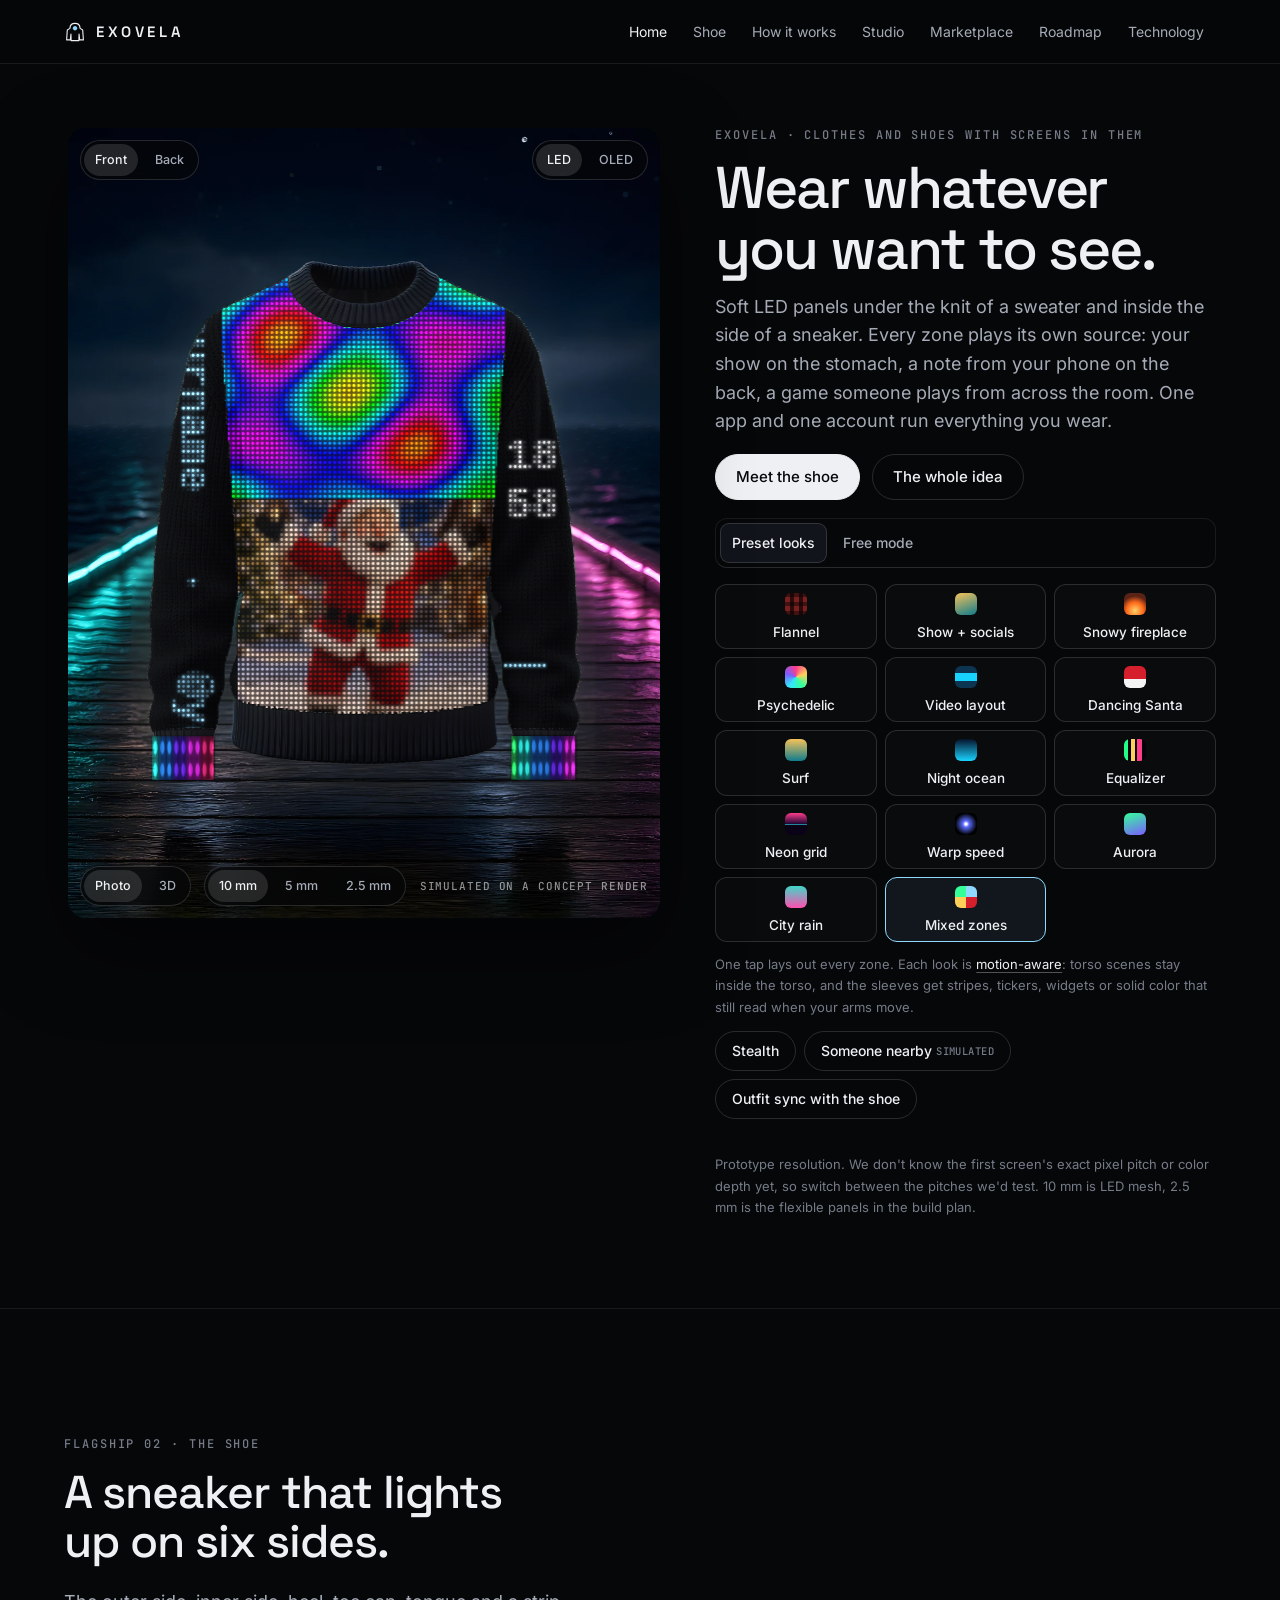
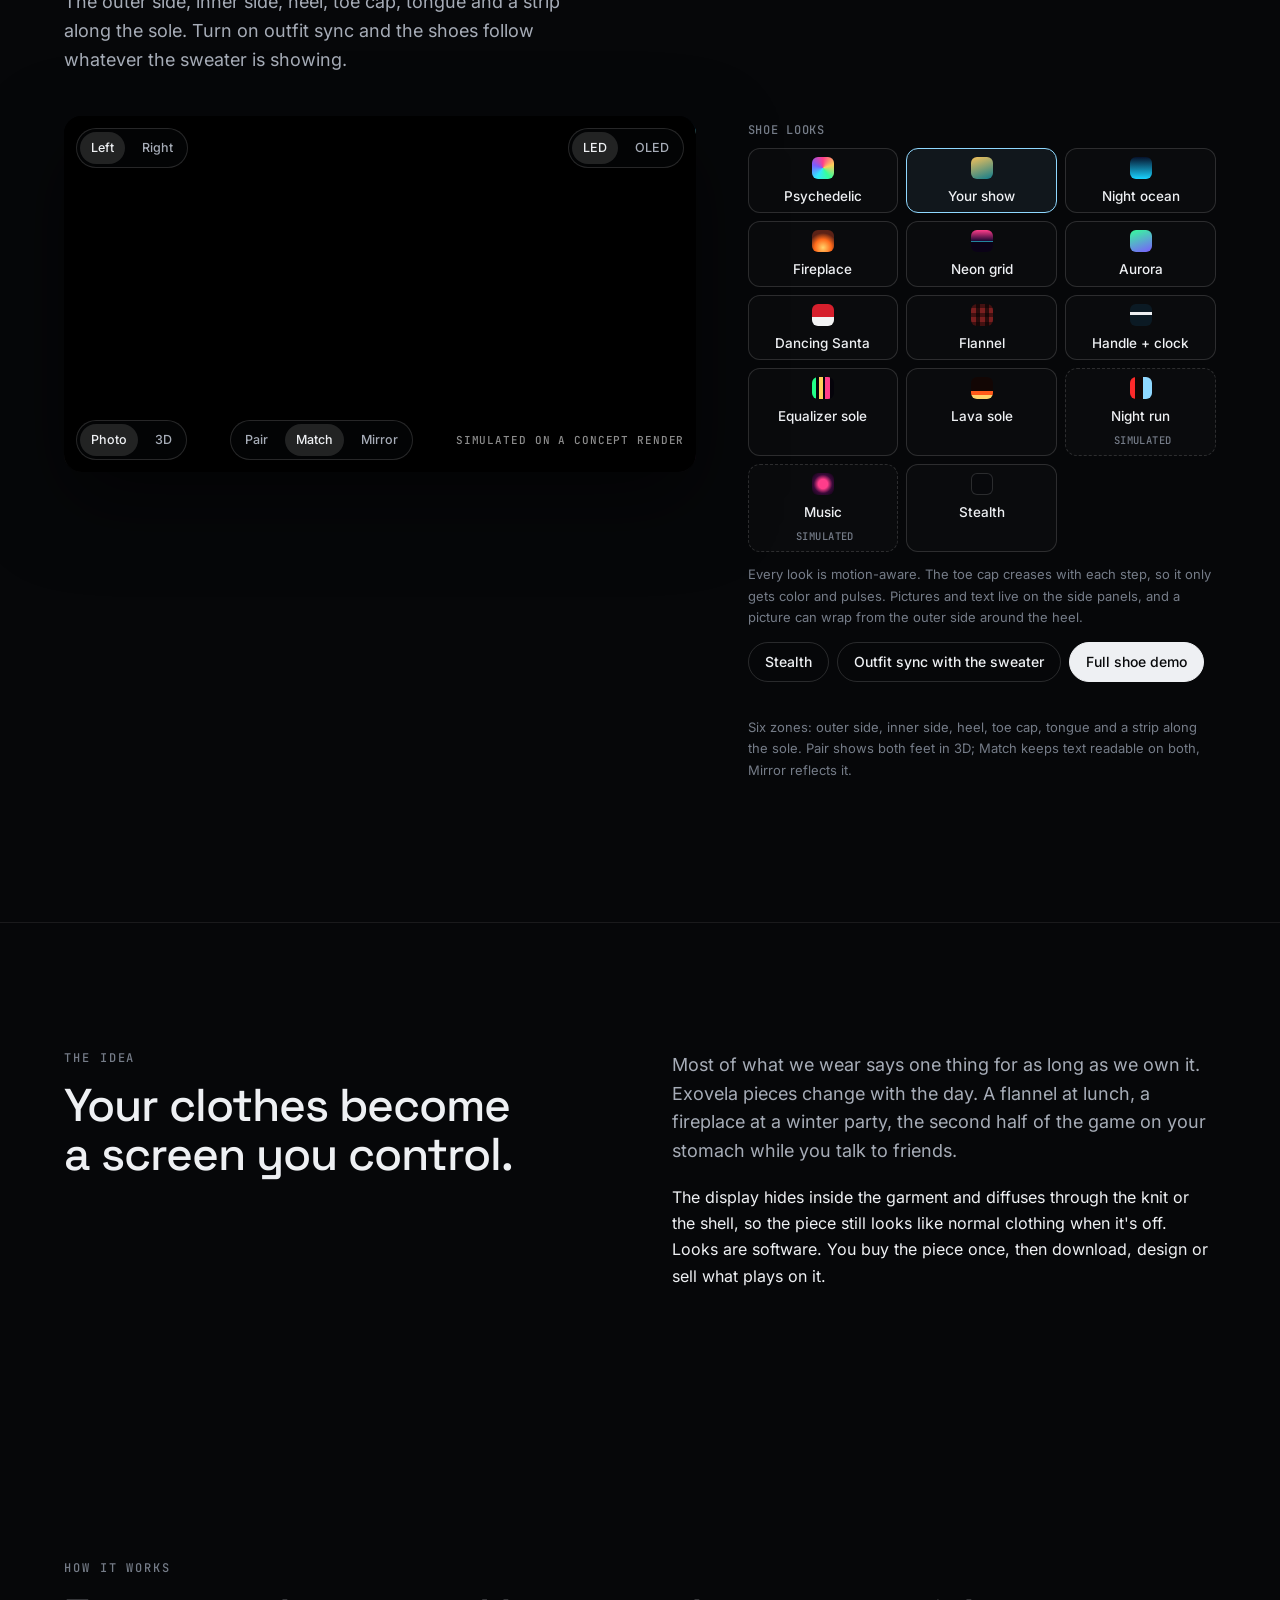
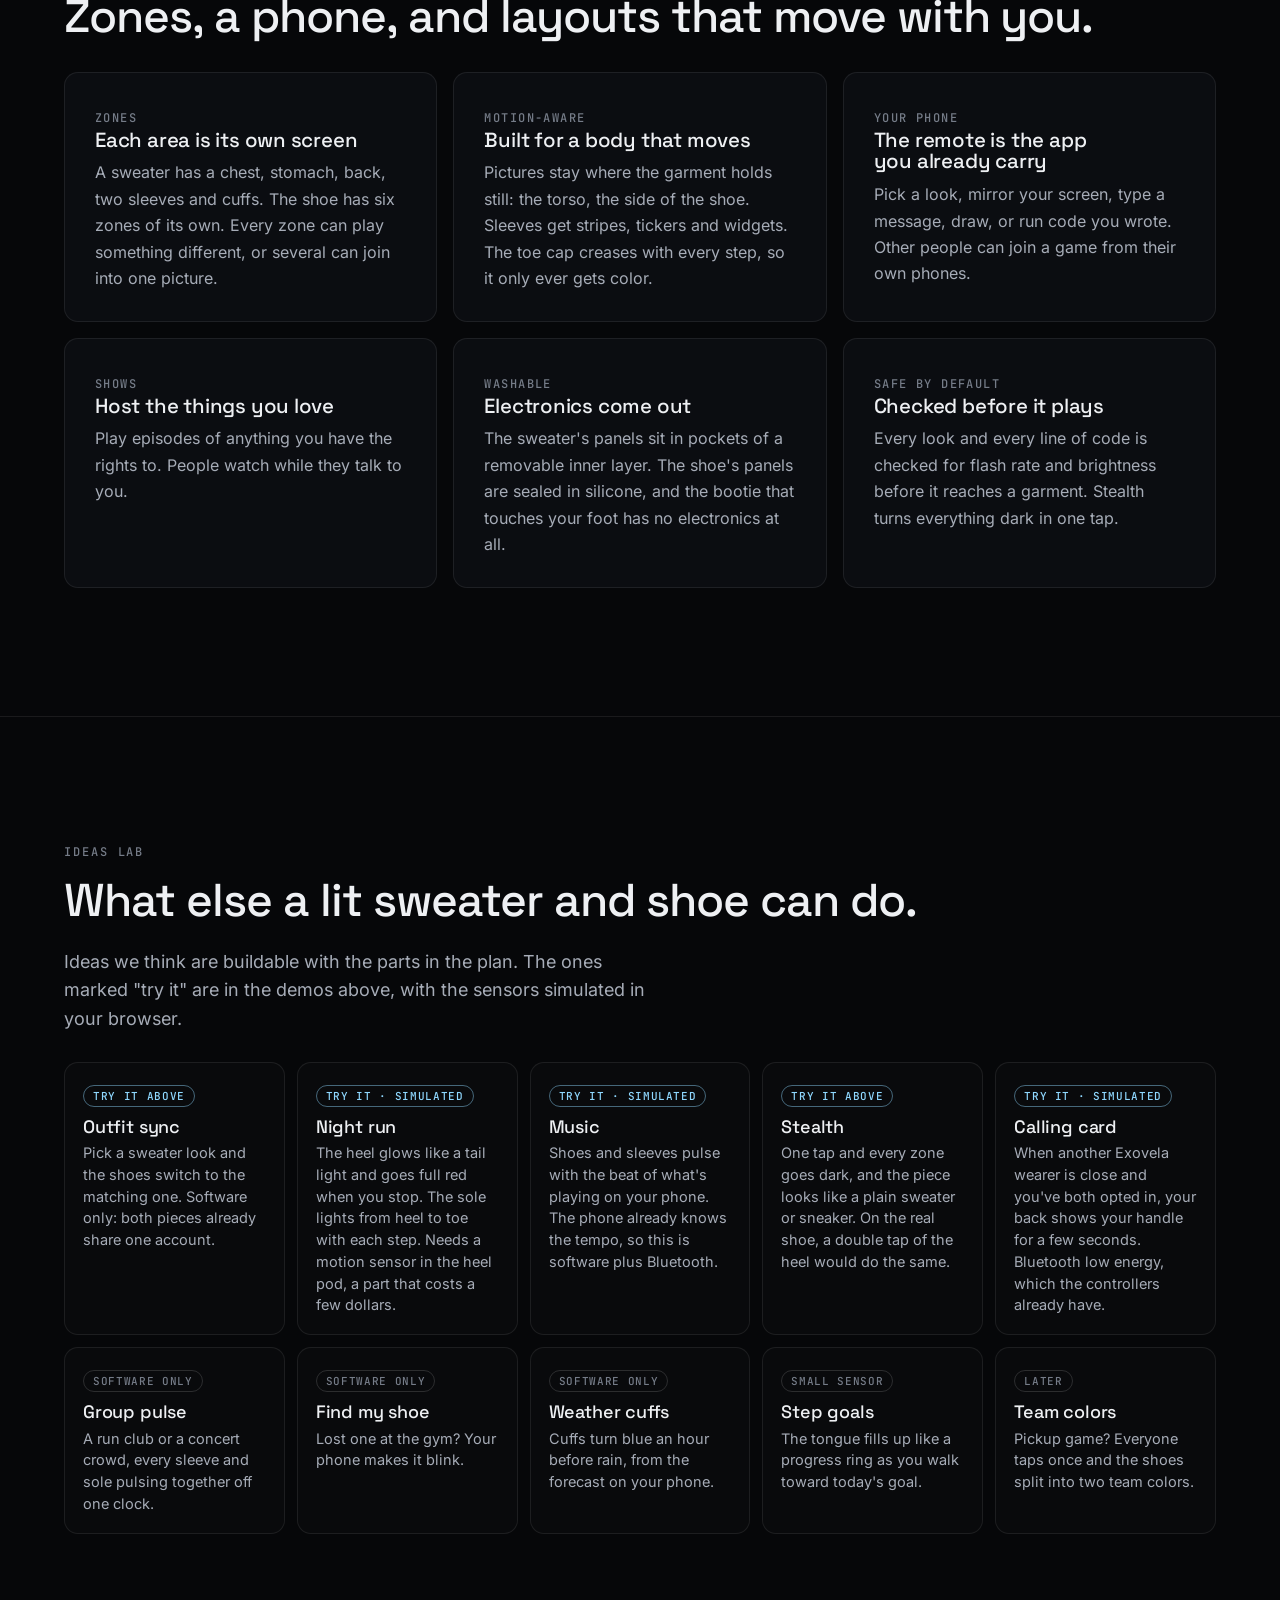
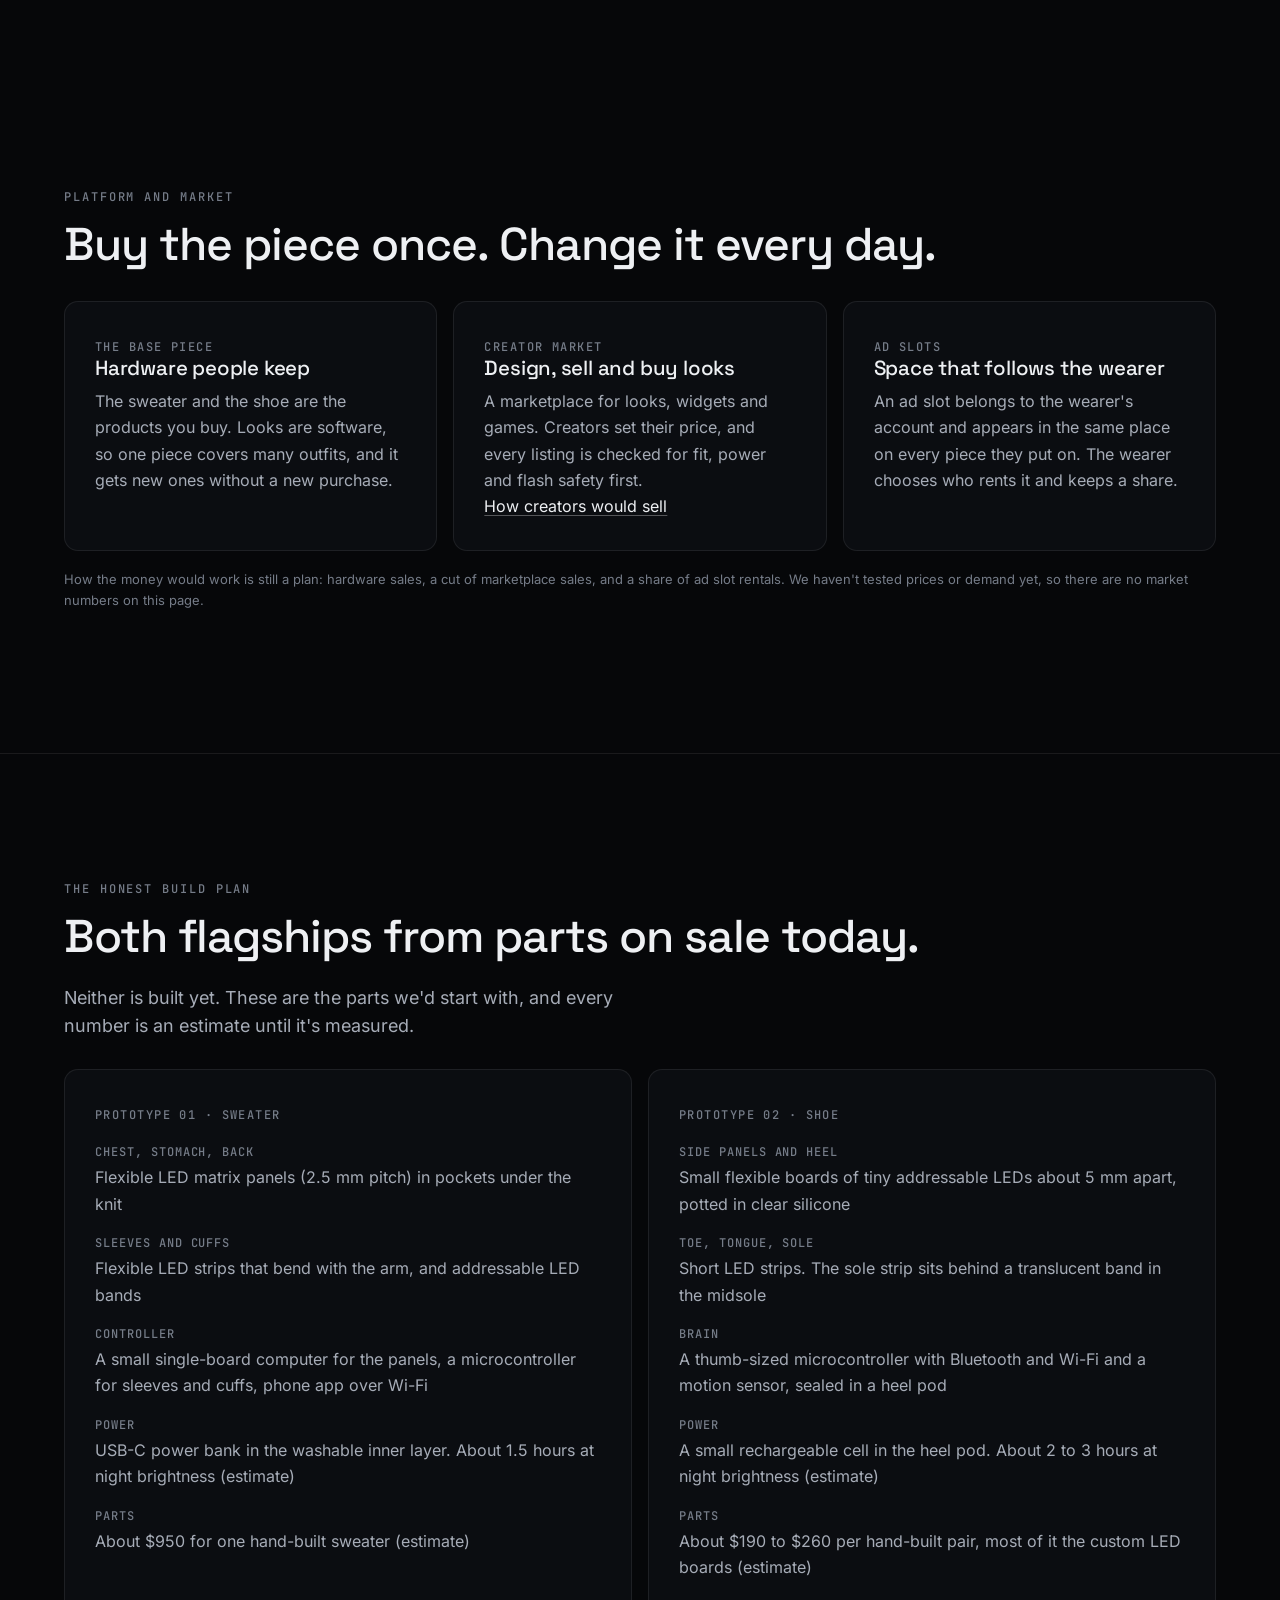
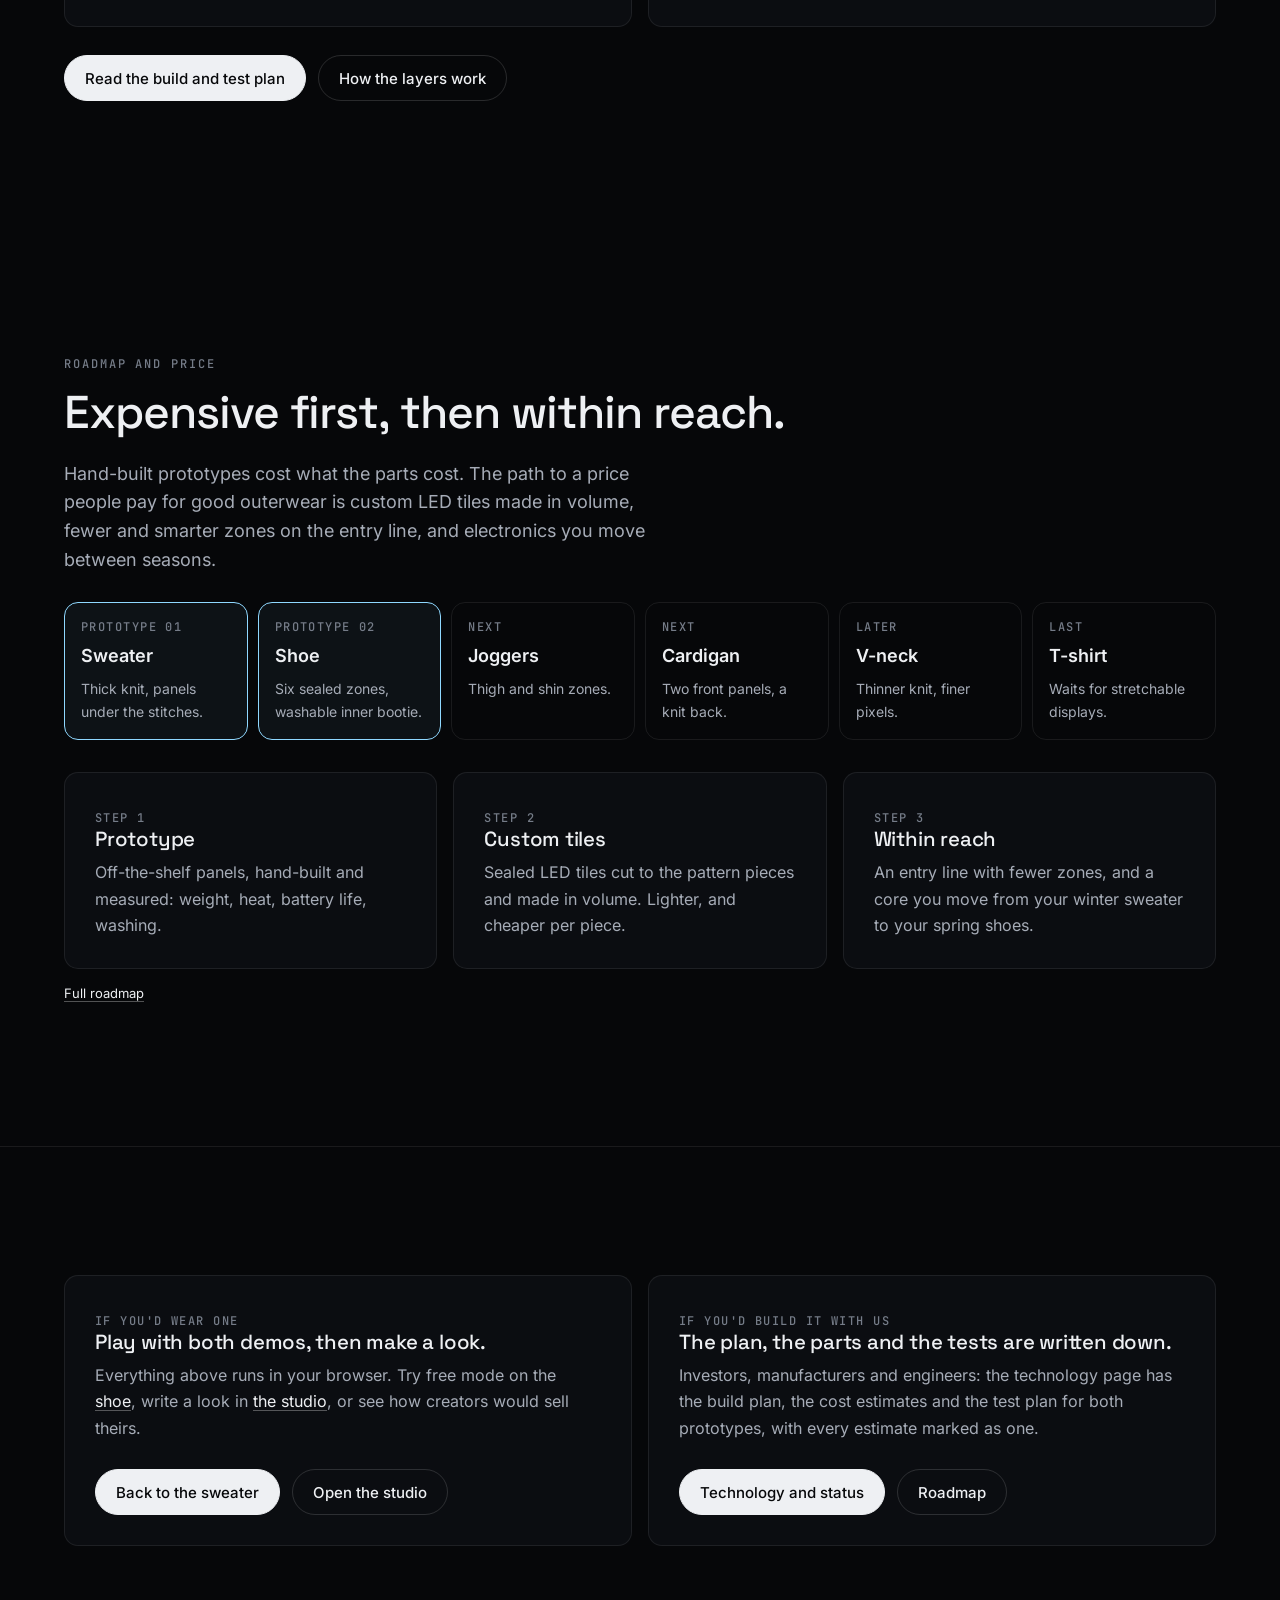
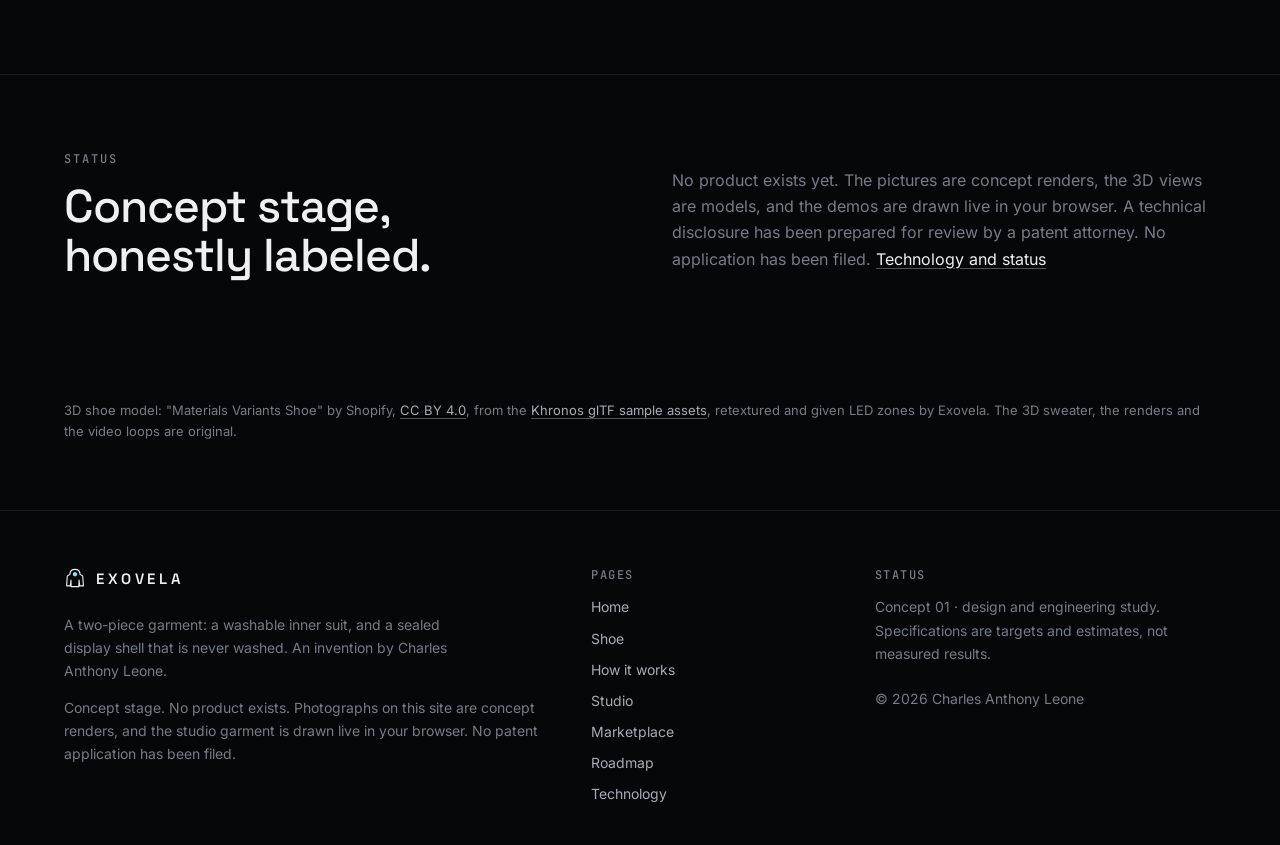
<file: index.html>
<!doctype html>
<html lang="en"><head><meta charset="utf-8"><meta name="viewport" content="width=device-width,initial-scale=1,viewport-fit=cover">
<title>Exovela | Clothes and shoes that play anything</title><meta name="description" content="Exovela puts soft LED panels under the knit of a sweater and inside the side of a sneaker. Every zone plays its own source: your shows, a note from your phone, a game, code you wrote. Two live demos, the build plan and the roadmap. Concept by Charles Anthony Leone."><meta name="theme-color" content="#02040a">
<meta property="og:type" content="website"><meta property="og:title" content="Exovela | Clothes and shoes that play anything"><meta property="og:description" content="Exovela puts soft LED panels under the knit of a sweater and inside the side of a sneaker. Every zone plays its own source: your shows, a note from your phone, a game, code you wrote. Two live demos, the build plan and the roadmap. Concept by Charles Anthony Leone.">
<link rel="icon" href="assets/favicon.svg" type="image/svg+xml">
<link rel="preload" href="assets/fonts/space-grotesk.woff2" as="font" type="font/woff2" crossorigin>
<link rel="stylesheet" href="assets/site.css"><link rel="preload" as="image" type="image/avif" imagesrcset="assets/img/sweater-front-1080.avif 1080w, assets/img/sweater-front-1440.avif 1440w, assets/img/sweater-front-2160.avif 2160w" imagesizes="(max-width: 900px) 92vw, 600px" fetchpriority="high">
<script type="importmap">{"imports":{"three":"./assets/vendor/three.module.min.js"}}</script>
</head>
<body class="page-home">

<div class="page">
<a class="skip-link" href="#main">Skip to content</a>
<header class="site-header"><div class="header-inner">
<a class="brand" href="index.html" aria-label="Exovela home"><svg class="brand-mark" viewBox="0 0 32 32" aria-hidden="true"><path d="M16 3.5c-4.6 0-7.2 3.3-7.4 7.2L4.8 13 3.8 27.5h5.4l.9-8.6.3 9.6h11.2l.3-9.6.9 8.6h5.4L27.2 13l-3.8-2.3C23.2 6.8 20.6 3.5 16 3.5Z" fill="none" stroke="currentColor" stroke-width="1.6" stroke-linejoin="round"/><path d="M12.6 11c.4-2.3 1.6-3.6 3.4-3.6s3 1.3 3.4 3.6c-.9 1.9-2 2.8-3.4 2.8s-2.5-.9-3.4-2.8Z" fill="#8fd8ff"/></svg><span class="brand-name">EXOVELA</span></a>
<button class="menu-toggle" type="button" aria-expanded="false" aria-controls="site-nav">Menu</button>
<nav id="site-nav" class="site-nav" aria-label="Main"><a href="index.html">Home</a><a href="shoe.html">Shoe</a><a href="how-it-works.html">How it works</a><a href="studio.html">Studio</a><a href="marketplace.html">Marketplace</a><a href="roadmap.html">Roadmap</a><a href="proof-of-concept.html">Technology</a></nav>
</div></header>
<main id="main" tabindex="-1">
<section class="lg-hero" id="live" data-live-garment="sweater" aria-labelledby="hero-h">
  <div class="wrap lg-grid">
    <div class="lg-head">
      <p class="eyebrow">Exovela · Clothes and shoes with screens in them</p>
      <h1 id="hero-h">Wear whatever you want to see.</h1>
      <p class="lede">Soft LED panels under the knit of a sweater and inside the side of a sneaker. Every zone plays its own source: your show on the stomach, a note from your phone on the back, a game someone plays from across the room. One app and one account run everything you wear.</p>
      <div class="actions hero-actions"><a class="btn btn-led" href="#shoe-live">Meet the shoe</a><a class="btn" href="#vision">The whole idea</a></div>
    </div>
    <div class="lg-stage">
      <picture>
        <source type="image/avif" srcset="assets/img/sweater-front-1080.avif 1080w, assets/img/sweater-front-1440.avif 1440w, assets/img/sweater-front-2160.avif 2160w" sizes="(max-width: 900px) 92vw, 600px">
        <img src="assets/img/sweater-front-1080.webp" srcset="assets/img/sweater-front-1080.webp 1080w, assets/img/sweater-front-1440.webp 1440w, assets/img/sweater-front-2160.webp 2160w" sizes="(max-width: 900px) 92vw, 600px" width="2160" height="2880" alt="A thick charcoal knit sweater on a pier at night. Light from LED panels under the knit shows a different picture on the chest, stomach, sleeves and cuffs." fetchpriority="high" decoding="async">
      </picture>
      <canvas aria-label="Live sweater. Tap a zone to edit it, or tap the board to play." role="img"></canvas>
      <div class="lg-over lg-over-top">
        <div class="seg" role="group" aria-label="View"><button type="button" data-view="front" aria-pressed="true">Front</button><button type="button" data-view="back" aria-pressed="false">Back</button></div>
        <div class="seg" role="group" aria-label="Display look"><button type="button" data-look="0" aria-pressed="true">LED</button><button type="button" data-look="1" aria-pressed="false">OLED</button></div>
      </div>
      <div class="lg-3dctl" data-3dctl hidden><button type="button" class="icon-btn" data-spin aria-pressed="true" title="Auto-spin" aria-label="Auto-spin"><svg viewBox="0 0 24 24" width="18" height="18" aria-hidden="true"><path d="M20 12a8 8 0 1 1-2.34-5.66" fill="none" stroke="currentColor" stroke-width="1.8" stroke-linecap="round"/><path d="M20 4v4.5h-4.5" fill="none" stroke="currentColor" stroke-width="1.8" stroke-linecap="round" stroke-linejoin="round"/></svg></button><button type="button" class="icon-btn" data-reset title="Reset view" aria-label="Reset view"><svg viewBox="0 0 24 24" width="18" height="18" aria-hidden="true"><circle cx="12" cy="12" r="3" fill="none" stroke="currentColor" stroke-width="1.8"/><path d="M12 3v3M12 18v3M3 12h3M18 12h3" stroke="currentColor" stroke-width="1.8" stroke-linecap="round"/></svg></button></div>
      <p class="lg-hint" data-hint aria-hidden="true">Drag to rotate · Pinch or scroll to zoom · Two fingers or right-drag to move</p>
      <p class="lg-loading" aria-live="polite">Loading 3D…</p>
      <div class="lg-over lg-over-bottom">
        <div class="seg" role="group" aria-label="Viewer"><button type="button" data-mode3d="0" aria-pressed="true">Photo</button><button type="button" data-mode3d="1" aria-pressed="false">3D</button></div>
        <div class="seg" role="group" aria-label="Pixel pitch"><button type="button" data-pitch="10" aria-pressed="true">10 mm</button><button type="button" data-pitch="5" aria-pressed="false">5 mm</button><button type="button" data-pitch="2.5" aria-pressed="false">2.5 mm</button></div>
        <span class="render-note" data-note>Simulated on a concept render</span>
      </div>
    </div>
    <div class="lg-panel">
      <div class="tabs" role="tablist" aria-label="Demo mode">
        <button type="button" role="tab" data-tab="looks" aria-selected="true">Preset looks</button>
        <button type="button" role="tab" data-tab="free" aria-selected="false">Free mode</button>
      </div>
      <div data-pane="looks">
        <div class="presets" data-presets></div>
        <p class="fine">One tap lays out every zone. Each look is <a href="#motion">motion-aware</a>: torso scenes stay inside the torso, and the sleeves get stripes, tickers, widgets or solid color that still read when your arms move.</p>
      </div>
      <div data-pane="free" hidden>
        <p class="lg-label">1 · Pick a zone, or tap one on the sweater</p>
        <div class="chips" data-zones></div>
        <p class="lg-label">2 · Give it a source</p>
        <div class="tabs tabs-sm" role="tablist" aria-label="Source">
          <button type="button" role="tab" data-src="shows" aria-selected="true">Shows</button>
          <button type="button" role="tab" data-src="mirror" aria-selected="false">Phone</button>
          <button type="button" role="tab" data-src="code" aria-selected="false">Code</button>
          <button type="button" role="tab" data-src="draw" aria-selected="false">Draw</button>
          <button type="button" role="tab" data-src="game" aria-selected="false">Game</button>
          <button type="button" role="tab" data-src="ad" aria-selected="false">Ad slot</button>
          <button type="button" role="tab" data-src="widgets" aria-selected="false">Widgets</button>
          <button type="button" role="tab" data-src="patterns" aria-selected="false">Patterns</button>
        </div>
        <div data-srcpane="shows">
          <label class="lg-inline">Play across <select data-span><option value="zone">this zone</option><option value="torso" selected>chest + stomach</option><option value="all">every zone, each framed on its own</option></select></label>
          <div class="chans" data-shows></div>
          <p class="fine">Host your shows: anything you have the rights to. These clips are originals made for this demo.</p>
        </div>
        <div data-srcpane="mirror" hidden>
          <div class="phone-row"><div class="phone"><canvas data-mirror width="180" height="320" aria-label="Simulated phone screen"></canvas></div>
          <p class="fine">Simulated mirroring. Your phone's screen goes to the selected zone, live. In the product it would stream over Wi-Fi from an app.</p></div>
        </div>
        <div data-srcpane="code" hidden>
          <div class="code-head"><span class="fine">draw(led, t): led.w, led.h, led.set(x, y, r, g, b), led.fill(), led.text(), led.hsv()</span></div>
          <textarea data-code spellcheck="false" rows="8" aria-label="Code for the selected zone"></textarea>
          <div class="actions-sm"><button type="button" class="btn btn-sm btn-led" data-run>Run on this zone</button><button type="button" class="btn btn-sm" data-sample="plasma">Plasma</button><button type="button" class="btn btn-sm" data-sample="ticker">Ticker</button><button type="button" class="btn btn-sm" data-sample="life">Dot rain</button></div>
          <p class="fine" data-code-err aria-live="polite">Your code runs in its own worker thread, away from this page, and is stopped if a frame takes longer than a second.</p>
        </div>
        <div data-srcpane="draw" hidden>
          <div class="phone-row"><div class="phone">
            <div class="ptabs" role="tablist"><button type="button" role="tab" data-ptab="text" aria-selected="true">Text</button><button type="button" role="tab" data-ptab="pad" aria-selected="false">Draw</button></div>
            <div data-ppane="text"><textarea data-text rows="4" aria-label="Message for your back">hey cute girl with the ladybug glasses</textarea><button type="button" class="btn btn-sm btn-led" data-send>Send to sweater</button></div>
            <div data-ppane="pad" hidden><canvas data-pad width="300" height="300" aria-label="Draw pad"></canvas><div class="inks"><button type="button" data-ink="#8fd8ff" aria-label="Blue"></button><button type="button" data-ink="#ff5fa2" aria-label="Pink"></button><button type="button" data-ink="#ffcf5a" aria-label="Yellow"></button><button type="button" data-ink="#36ff9a" aria-label="Green"></button><button type="button" class="btn btn-sm" data-clear>Clear</button></div></div>
          </div>
          <p class="fine">Write or draw on your phone and it shows up on the zone you picked. The back is the default.</p></div>
        </div>
        <div data-srcpane="game" hidden>
          <div class="phone-row"><div class="phone"><div class="ttt" data-ttt></div><p class="fine" data-ttt-status aria-live="polite"></p><button type="button" class="btn btn-sm" data-ttt-new>New game</button></div>
          <p class="fine">Tic-tac-toe on your chest. Tap a square on the sweater or on the phone. You're X.</p></div>
        </div>
        <div data-srcpane="ad" hidden data-ad>
          <div class="card ad-card"><span class="num">AD SLOT · A-0142</span><h3>Bound to your account</h3>
          <p>Rent out a slot and it follows you: whatever Exovela piece you wear, the slot shows up in the same place. Here it sits on the sweater's back, and it moves to the heel when you put on the <a href="shoe.html">shoe</a>.</p>
          <p class="fine" data-ad-state></p><button type="button" class="btn btn-sm btn-led" data-ad-toggle aria-pressed="false">Turn the slot on</button></div>
        </div>
        <div data-srcpane="widgets" hidden>
          <div class="chips"><button type="button" class="chip" data-pat="clock">Clock</button><button type="button" class="chip" data-pat="temp" data-opts='{"value":48}'>Temperature (demo value)</button><button type="button" class="chip" data-pat="ticker">Handle ticker</button><button type="button" class="chip" data-pat="eq" data-opts='{"vertical":true}'>Level meter</button></div>
          <label class="lg-inline">Your handle <input data-handle value="@yourname" maxlength="24"></label>
        </div>
        <div data-srcpane="patterns" hidden>
          <div class="chips"><button type="button" class="chip" data-pat="flannel">Flannel</button><button type="button" class="chip" data-pat="plasma">Psychedelic</button><button type="button" class="chip" data-pat="stripes">Stripes</button><button type="button" class="chip" data-pat="snow">Snow</button><button type="button" class="chip" data-pat="fireplace">Fireplace</button><button type="button" class="chip" data-pat="eq">Equalizer</button><button type="button" class="chip" data-pat="grid">Neon grid</button><button type="button" class="chip" data-pat="warp">Warp</button><button type="button" class="chip" data-off>Off</button></div>
          <label class="lg-inline">Solid color <input type="color" data-solid value="#2a6cff"></label>
        </div>
      </div>
      <div class="lg-actions">
        <button type="button" class="btn btn-sm" data-stealth aria-pressed="false" title="Every zone dark at once">Stealth</button>
        <button type="button" class="btn btn-sm" data-nearby title="Simulated">Someone nearby <small>simulated</small></button>
        <button type="button" class="btn btn-sm btn-sync" data-outfit aria-pressed="false">Outfit sync with the shoe</button>
      </div>
      <p class="fine lg-status" data-lg-status aria-live="polite"></p>
      <p class="fine">Prototype resolution. We don't know the first screen's exact pixel pitch or color depth yet, so switch between the pitches we'd test. 10 mm is LED mesh, 2.5 mm is the flexible panels in the build plan.</p>
    </div>
  </div>
</section>

<section class="section rule flagship" id="shoe-live" data-live-garment="shoe" aria-labelledby="shoe-h">
  <div class="wrap shoe-grid">
    <div class="lg-head">
      <p class="eyebrow">Flagship 02 · The shoe</p>
      <h2 id="shoe-h">A sneaker that lights up on six sides.</h2>
      <p class="lede">The outer side, inner side, heel, toe cap, tongue and a strip along the sole. Turn on outfit sync and the shoes follow whatever the sweater is showing.</p>
    </div>
    <div class="lg-stage shoe-stage">
      <picture>
        <source type="image/avif" srcset="assets/img/shoe-side-1080.avif 1080w, assets/img/shoe-side-1440.avif 1440w, assets/img/shoe-side-2160.avif 2160w" sizes="(max-width: 900px) 92vw, 760px">
        <img src="assets/img/shoe-side-1080.webp" srcset="assets/img/shoe-side-1080.webp 1080w, assets/img/shoe-side-1440.webp 1440w, assets/img/shoe-side-2160.webp 2160w" sizes="(max-width: 900px) 92vw, 760px" width="2160" height="1215" alt="Side view of a dark knit sneaker on a wet pier at night. The side, heel, toe cap, tongue and sole strip glow with LED pixels." loading="lazy" decoding="async">
      </picture>
      <canvas aria-label="Live shoe. Tap a zone to edit it." role="img"></canvas>
      <div class="lg-over lg-over-top">
        <div class="seg" role="group" aria-label="Foot"><button type="button" data-view="L" aria-pressed="true">Left</button><button type="button" data-view="R" aria-pressed="false">Right</button></div>
        <div class="seg" role="group" aria-label="Display look"><button type="button" data-look="0" aria-pressed="true">LED</button><button type="button" data-look="1" aria-pressed="false">OLED</button></div>
      </div>
      <div class="lg-3dctl" data-3dctl hidden><button type="button" class="icon-btn" data-spin aria-pressed="true" title="Auto-spin" aria-label="Auto-spin"><svg viewBox="0 0 24 24" width="18" height="18" aria-hidden="true"><path d="M20 12a8 8 0 1 1-2.34-5.66" fill="none" stroke="currentColor" stroke-width="1.8" stroke-linecap="round"/><path d="M20 4v4.5h-4.5" fill="none" stroke="currentColor" stroke-width="1.8" stroke-linecap="round" stroke-linejoin="round"/></svg></button><button type="button" class="icon-btn" data-reset title="Reset view" aria-label="Reset view"><svg viewBox="0 0 24 24" width="18" height="18" aria-hidden="true"><circle cx="12" cy="12" r="3" fill="none" stroke="currentColor" stroke-width="1.8"/><path d="M12 3v3M12 18v3M3 12h3M18 12h3" stroke="currentColor" stroke-width="1.8" stroke-linecap="round"/></svg></button></div>
      <p class="lg-hint" data-hint aria-hidden="true">Drag to rotate · Pinch or scroll to zoom · Two fingers or right-drag to move</p>
      <p class="lg-loading" aria-live="polite">Loading 3D…</p>
      <div class="lg-over lg-over-bottom">
        <div class="seg" role="group" aria-label="Viewer"><button type="button" data-mode3d="0" aria-pressed="true">Photo</button><button type="button" data-mode3d="1" aria-pressed="false">3D</button></div>
        <div class="seg" role="group" aria-label="Pair"><button type="button" data-pair aria-pressed="false">Pair</button><button type="button" data-pairmode="match" aria-pressed="true">Match</button><button type="button" data-pairmode="mirror" aria-pressed="false">Mirror</button></div>
        <span class="render-note" data-note>Simulated on a concept render</span>
      </div>
    </div>
    <div class="lg-panel">
      <p class="lg-label">Shoe looks</p>
      <div data-pane="looks">
        <div class="presets" data-presets></div>
        <p class="fine">Every look is motion-aware. The toe cap creases with each step, so it only gets color and pulses. Pictures and text live on the side panels, and a picture can wrap from the outer side around the heel.</p>
      </div>
      <div class="lg-actions" data-sim hidden>
        <button type="button" class="btn btn-sm btn-brake" data-brake>Stop <small>simulated</small></button>
        <button type="button" class="btn btn-sm" data-stepnow>Take a step <small>simulated</small></button>
      </div>
      <div class="lg-actions">
        <button type="button" class="btn btn-sm" data-stealth aria-pressed="false">Stealth</button>
        <button type="button" class="btn btn-sm btn-sync" data-outfit aria-pressed="false">Outfit sync with the sweater</button>
        <a class="btn btn-sm btn-led" href="shoe.html">Full shoe demo</a>
      </div>
      <p class="fine lg-status" data-lg-status aria-live="polite"></p>
      <p class="fine">Six zones: outer side, inner side, heel, toe cap, tongue and a strip along the sole. Pair shows both feet in 3D; Match keeps text readable on both, Mirror reflects it.</p>
    </div>
  </div>
</section>

<section class="section rule" id="vision">
  <div class="wrap split" style="align-items:start">
    <div class="reveal"><p class="eyebrow">The idea</p><h2>Your clothes become a screen you control.</h2></div>
    <div class="reveal">
      <p class="lede">Most of what we wear says one thing for as long as we own it. Exovela pieces change with the day. A flannel at lunch, a fireplace at a winter party, the second half of the game on your stomach while you talk to friends.</p>
      <p>The display hides inside the garment and diffuses through the knit or the shell, so the piece still looks like normal clothing when it's off. Looks are software. You buy the piece once, then download, design or sell what plays on it.</p>
    </div>
  </div>
</section>

<section class="section" id="how">
  <div class="wrap">
    <div class="reveal"><p class="eyebrow">How it works</p><h2>Zones, a phone, and layouts that move with you.</h2></div>
    <div class="grid g3" style="margin-top:32px">
      <div class="card reveal"><span class="num">ZONES</span><h3>Each area is its own screen</h3><p>A sweater has a chest, stomach, back, two sleeves and cuffs. The shoe has six zones of its own. Every zone can play something different, or several can join into one picture.</p></div>
      <div class="card reveal"><span class="num">MOTION-AWARE</span><h3>Built for a body that moves</h3><p>Pictures stay where the garment holds still: the torso, the side of the shoe. Sleeves get stripes, tickers and widgets. The toe cap creases with every step, so it only ever gets color.</p></div>
      <div class="card reveal"><span class="num">YOUR PHONE</span><h3>The remote is the app you already carry</h3><p>Pick a look, mirror your screen, type a message, draw, or run code you wrote. Other people can join a game from their own phones.</p></div>
      <div class="card reveal"><span class="num">SHOWS</span><h3>Host the things you love</h3><p>Play episodes of anything you have the rights to. People watch while they talk to you.</p></div>
      <div class="card reveal"><span class="num">WASHABLE</span><h3>Electronics come out</h3><p>The sweater's panels sit in pockets of a removable inner layer. The shoe's panels are sealed in silicone, and the bootie that touches your foot has no electronics at all.</p></div>
      <div class="card reveal"><span class="num">SAFE BY DEFAULT</span><h3>Checked before it plays</h3><p>Every look and every line of code is checked for flash rate and brightness before it reaches a garment. Stealth turns everything dark in one tap.</p></div>
    </div>
  </div>
</section>

<section class="section rule" id="ideas">
  <div class="wrap">
    <div class="reveal"><p class="eyebrow">Ideas lab</p><h2>What else a lit sweater and shoe can do.</h2>
      <p class="lede">Ideas we think are buildable with the parts in the plan. The ones marked "try it" are in the demos above, with the sensors simulated in your browser.</p></div>
    <div class="ideas reveal">
      <article class="idea"><span class="tag tag-live">Try it above</span><h3>Outfit sync</h3><p>Pick a sweater look and the shoes switch to the matching one. Software only: both pieces already share one account.</p></article>
      <article class="idea"><span class="tag tag-live">Try it · simulated</span><h3>Night run</h3><p>The heel glows like a tail light and goes full red when you stop. The sole lights from heel to toe with each step. Needs a motion sensor in the heel pod, a part that costs a few dollars.</p></article>
      <article class="idea"><span class="tag tag-live">Try it · simulated</span><h3>Music</h3><p>Shoes and sleeves pulse with the beat of what's playing on your phone. The phone already knows the tempo, so this is software plus Bluetooth.</p></article>
      <article class="idea"><span class="tag tag-live">Try it above</span><h3>Stealth</h3><p>One tap and every zone goes dark, and the piece looks like a plain sweater or sneaker. On the real shoe, a double tap of the heel would do the same.</p></article>
      <article class="idea"><span class="tag tag-live">Try it · simulated</span><h3>Calling card</h3><p>When another Exovela wearer is close and you've both opted in, your back shows your handle for a few seconds. Bluetooth low energy, which the controllers already have.</p></article>
      <article class="idea"><span class="tag">Software only</span><h3>Group pulse</h3><p>A run club or a concert crowd, every sleeve and sole pulsing together off one clock.</p></article>
      <article class="idea"><span class="tag">Software only</span><h3>Find my shoe</h3><p>Lost one at the gym? Your phone makes it blink.</p></article>
      <article class="idea"><span class="tag">Software only</span><h3>Weather cuffs</h3><p>Cuffs turn blue an hour before rain, from the forecast on your phone.</p></article>
      <article class="idea"><span class="tag">Small sensor</span><h3>Step goals</h3><p>The tongue fills up like a progress ring as you walk toward today's goal.</p></article>
      <article class="idea"><span class="tag">Later</span><h3>Team colors</h3><p>Pickup game? Everyone taps once and the shoes split into two team colors.</p></article>
    </div>
  </div>
</section>

<section class="section" id="platform">
  <div class="wrap">
    <div class="reveal"><p class="eyebrow">Platform and market</p><h2>Buy the piece once. Change it every day.</h2></div>
    <div class="grid g3" style="margin-top:32px">
      <div class="card reveal"><span class="num">THE BASE PIECE</span><h3>Hardware people keep</h3><p>The sweater and the shoe are the products you buy. Looks are software, so one piece covers many outfits, and it gets new ones without a new purchase.</p></div>
      <div class="card reveal"><span class="num">CREATOR MARKET</span><h3>Design, sell and buy looks</h3><p>A marketplace for looks, widgets and games. Creators set their price, and every listing is checked for fit, power and flash safety first.</p><p><a href="marketplace.html">How creators would sell</a></p></div>
      <div class="card reveal"><span class="num">AD SLOTS</span><h3>Space that follows the wearer</h3><p>An ad slot belongs to the wearer's account and appears in the same place on every piece they put on. The wearer chooses who rents it and keeps a share.</p></div>
    </div>
    <p class="fine reveal" style="margin-top:18px">How the money would work is still a plan: hardware sales, a cut of marketplace sales, and a share of ad slot rentals. We haven't tested prices or demand yet, so there are no market numbers on this page.</p>
  </div>
</section>

<section class="section rule" id="build">
  <div class="wrap">
    <div class="reveal"><p class="eyebrow">The honest build plan</p><h2>Both flagships from parts on sale today.</h2>
      <p class="lede">Neither is built yet. These are the parts we'd start with, and every number is an estimate until it's measured.</p></div>
    <div class="grid g2" style="margin-top:28px">
      <div class="card reveal"><span class="num">PROTOTYPE 01 · SWEATER</span><dl class="spec">
        <dt>Chest, stomach, back</dt><dd>Flexible LED matrix panels (2.5 mm pitch) in pockets under the knit</dd>
        <dt>Sleeves and cuffs</dt><dd>Flexible LED strips that bend with the arm, and addressable LED bands</dd>
        <dt>Controller</dt><dd>A small single-board computer for the panels, a microcontroller for sleeves and cuffs, phone app over Wi-Fi</dd>
        <dt>Power</dt><dd>USB-C power bank in the washable inner layer. About 1.5 hours at night brightness (estimate)</dd>
        <dt>Parts</dt><dd>About $950 for one hand-built sweater (estimate)</dd>
      </dl></div>
      <div class="card reveal"><span class="num">PROTOTYPE 02 · SHOE</span><dl class="spec">
        <dt>Side panels and heel</dt><dd>Small flexible boards of tiny addressable LEDs about 5 mm apart, potted in clear silicone</dd>
        <dt>Toe, tongue, sole</dt><dd>Short LED strips. The sole strip sits behind a translucent band in the midsole</dd>
        <dt>Brain</dt><dd>A thumb-sized microcontroller with Bluetooth and Wi-Fi and a motion sensor, sealed in a heel pod</dd>
        <dt>Power</dt><dd>A small rechargeable cell in the heel pod. About 2 to 3 hours at night brightness (estimate)</dd>
        <dt>Parts</dt><dd>About $190 to $260 per hand-built pair, most of it the custom LED boards (estimate)</dd>
      </dl></div>
    </div>
    <div class="actions reveal"><a class="btn btn-led" href="proof-of-concept.html#build">Read the build and test plan</a><a class="btn" href="how-it-works.html">How the layers work</a></div>
  </div>
</section>

<section class="section" id="lineup">
  <div class="wrap">
    <div class="reveal"><p class="eyebrow">Roadmap and price</p><h2>Expensive first, then within reach.</h2>
      <p class="lede">Hand-built prototypes cost what the parts cost. The path to a price people pay for good outerwear is custom LED tiles made in volume, fewer and smarter zones on the entry line, and electronics you move between seasons.</p></div>
    <div class="lineup reveal">
      <a class="lu now" href="#live"><span class="num">PROTOTYPE 01</span><strong>Sweater</strong><span>Thick knit, panels under the stitches.</span></a>
      <a class="lu now" href="shoe.html"><span class="num">PROTOTYPE 02</span><strong>Shoe</strong><span>Six sealed zones, washable inner bootie.</span></a>
      <div class="lu"><span class="num">NEXT</span><strong>Joggers</strong><span>Thigh and shin zones.</span></div>
      <div class="lu"><span class="num">NEXT</span><strong>Cardigan</strong><span>Two front panels, a knit back.</span></div>
      <div class="lu"><span class="num">LATER</span><strong>V-neck</strong><span>Thinner knit, finer pixels.</span></div>
      <div class="lu"><span class="num">LAST</span><strong>T-shirt</strong><span>Waits for stretchable displays.</span></div>
    </div>
    <div class="grid g3" style="margin-top:32px">
      <div class="card reveal"><span class="num">STEP 1</span><h3>Prototype</h3><p>Off-the-shelf panels, hand-built and measured: weight, heat, battery life, washing.</p></div>
      <div class="card reveal"><span class="num">STEP 2</span><h3>Custom tiles</h3><p>Sealed LED tiles cut to the pattern pieces and made in volume. Lighter, and cheaper per piece.</p></div>
      <div class="card reveal"><span class="num">STEP 3</span><h3>Within reach</h3><p>An entry line with fewer zones, and a core you move from your winter sweater to your spring shoes.</p></div>
    </div>
    <p class="fine reveal" style="margin-top:14px"><a href="roadmap.html">Full roadmap</a></p>
  </div>
</section>

<section class="section rule close-band">
  <div class="wrap grid g2">
    <div class="card reveal"><span class="num">IF YOU'D WEAR ONE</span><h3>Play with both demos, then make a look.</h3><p>Everything above runs in your browser. Try free mode on the <a href="shoe.html">shoe</a>, write a look in <a href="studio.html">the studio</a>, or see how creators would sell theirs.</p><div class="actions"><a class="btn btn-led" href="#live">Back to the sweater</a><a class="btn" href="studio.html">Open the studio</a></div></div>
    <div class="card reveal"><span class="num">IF YOU'D BUILD IT WITH US</span><h3>The plan, the parts and the tests are written down.</h3><p>Investors, manufacturers and engineers: the technology page has the build plan, the cost estimates and the test plan for both prototypes, with every estimate marked as one.</p><div class="actions"><a class="btn btn-led" href="proof-of-concept.html">Technology and status</a><a class="btn" href="roadmap.html">Roadmap</a></div></div>
  </div>
</section>

<section class="section-tight rule">
  <div class="wrap split" style="align-items:center">
    <div class="reveal"><p class="eyebrow">Status</p><h2>Concept stage, honestly labeled.</h2></div>
    <p class="muted reveal">No product exists yet. The pictures are concept renders, the 3D views are models, and the demos are drawn live in your browser. A technical disclosure has been prepared for review by a patent attorney. No application has been filed. <a href="proof-of-concept.html">Technology and status</a></p>
  </div>
</section>

<p class="model-credit wrap fine">3D shoe model: "Materials Variants Shoe" by Shopify, <a href="https://creativecommons.org/licenses/by/4.0/" rel="license noopener">CC BY 4.0</a>, from the <a href="https://github.com/KhronosGroup/glTF-Sample-Assets" rel="noopener">Khronos glTF sample assets</a>, retextured and given LED zones by Exovela. The 3D sweater, the renders and the video loops are original.</p>
</main>
<footer class="site-footer"><div class="footer-inner">
<div><a class="brand" href="index.html"><svg class="brand-mark" viewBox="0 0 32 32" aria-hidden="true"><path d="M16 3.5c-4.6 0-7.2 3.3-7.4 7.2L4.8 13 3.8 27.5h5.4l.9-8.6.3 9.6h11.2l.3-9.6.9 8.6h5.4L27.2 13l-3.8-2.3C23.2 6.8 20.6 3.5 16 3.5Z" fill="none" stroke="currentColor" stroke-width="1.6" stroke-linejoin="round"/><path d="M12.6 11c.4-2.3 1.6-3.6 3.4-3.6s3 1.3 3.4 3.6c-.9 1.9-2 2.8-3.4 2.8s-2.5-.9-3.4-2.8Z" fill="#8fd8ff"/></svg><span class="brand-name">EXOVELA</span></a>
<p style="margin-top:16px;max-width:420px">A two-piece garment: a washable inner suit, and a sealed display shell that is never washed. An invention by Charles Anthony Leone.</p>
<p class="fine">Concept stage. No product exists. Photographs on this site are concept renders, and the studio garment is drawn live in your browser. No patent application has been filed.</p></div>
<div class="footer-links"><span class="label">Pages</span><a href="index.html">Home</a><a href="shoe.html">Shoe</a><a href="how-it-works.html">How it works</a><a href="studio.html">Studio</a><a href="marketplace.html">Marketplace</a><a href="roadmap.html">Roadmap</a><a href="proof-of-concept.html">Technology</a></div>
<div class="footer-links"><span class="label">Status</span><p class="fine">Concept 01 · design and engineering study. Specifications are targets and estimates, not measured results.</p><p class="fine">© <span id="year">2026</span> Charles Anthony Leone</p></div>
</div></footer>
</div>

<script src="assets/site.js" defer></script>
<script type="module" src="assets/live-ui.js"></script>
</body></html>
</file>
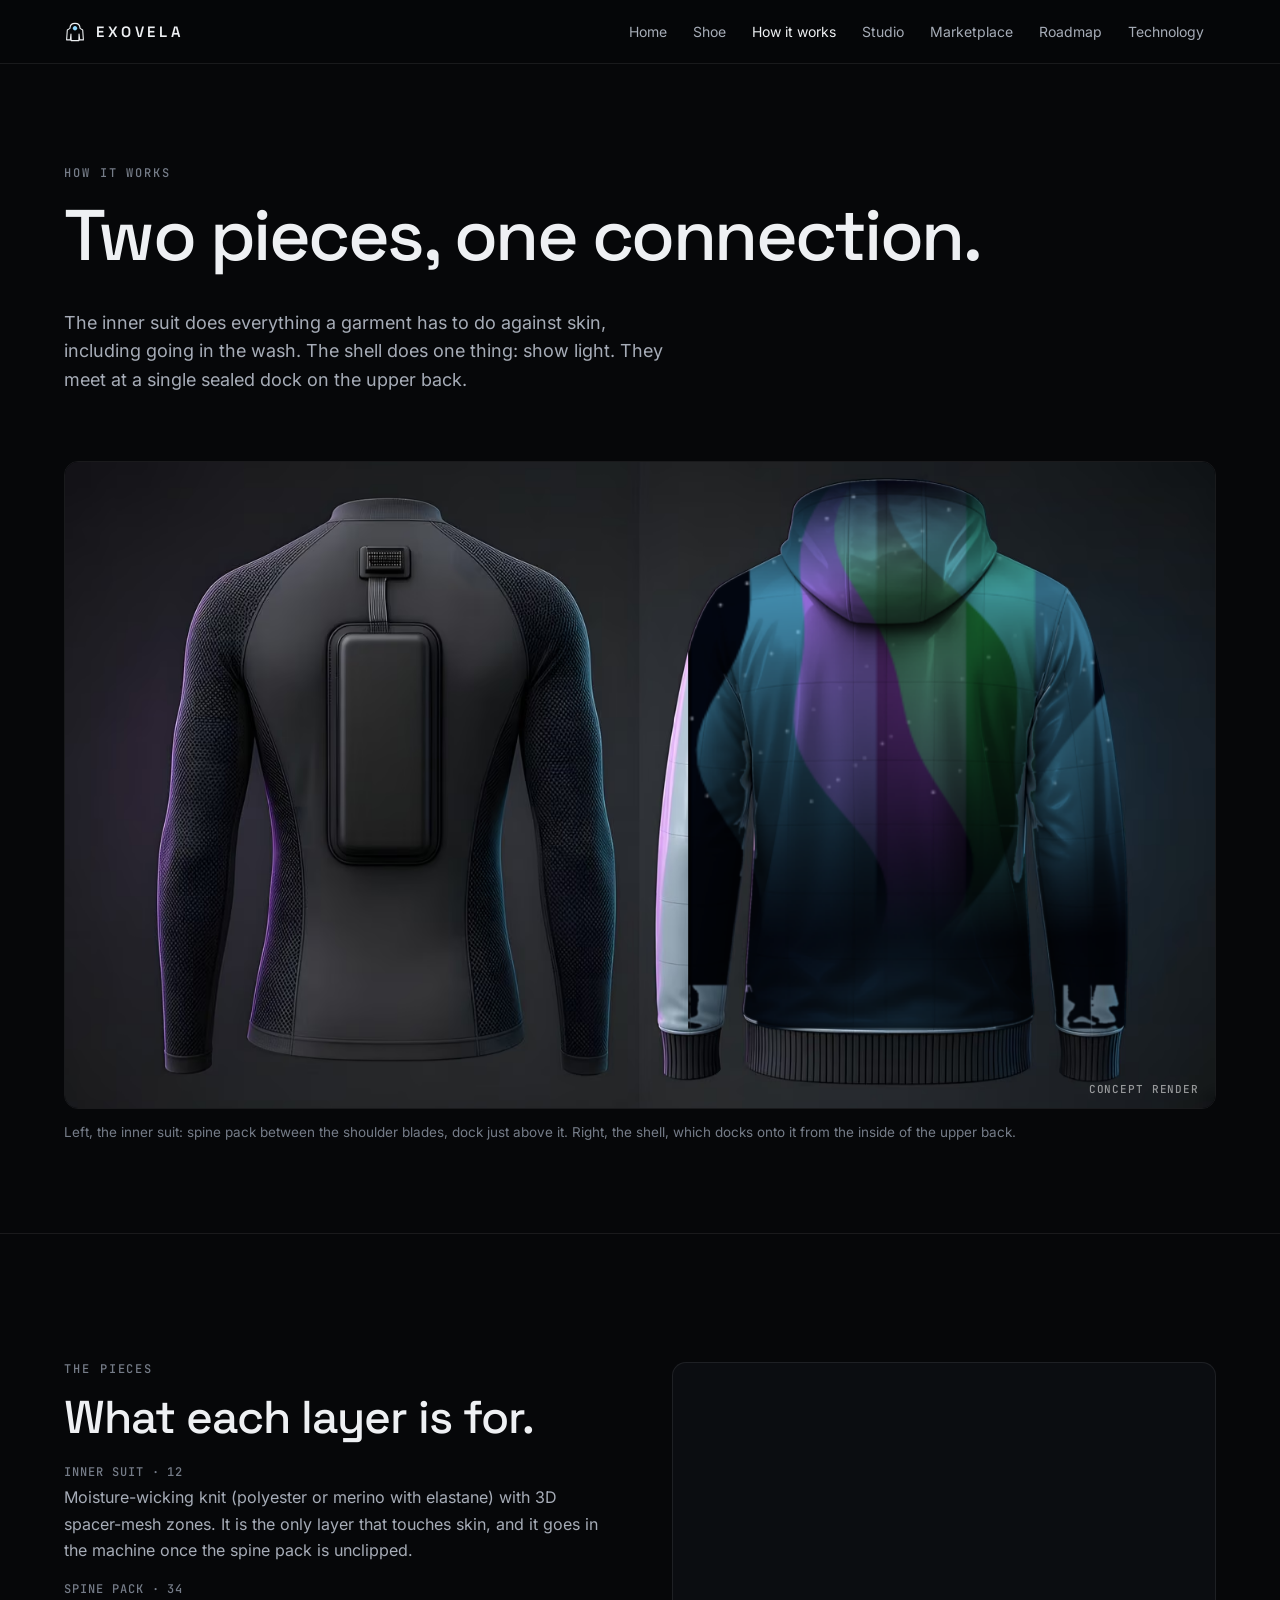
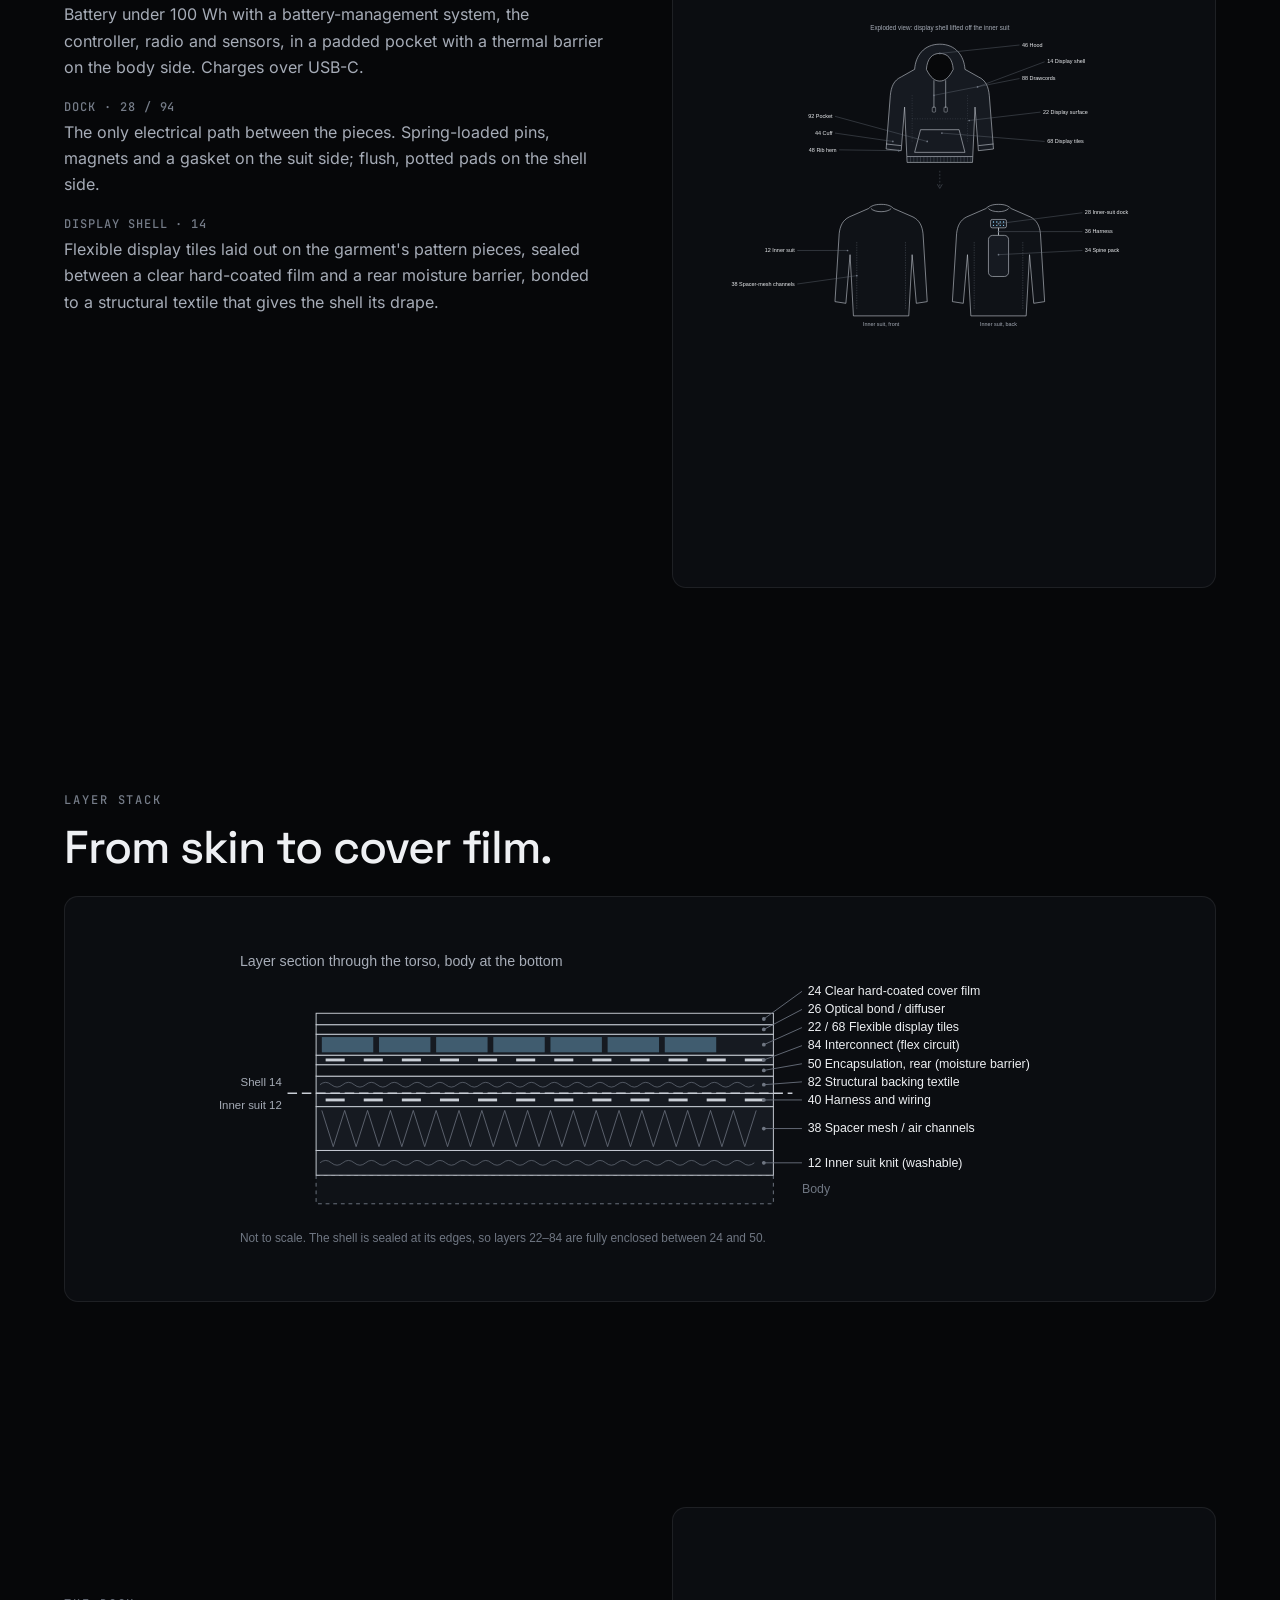
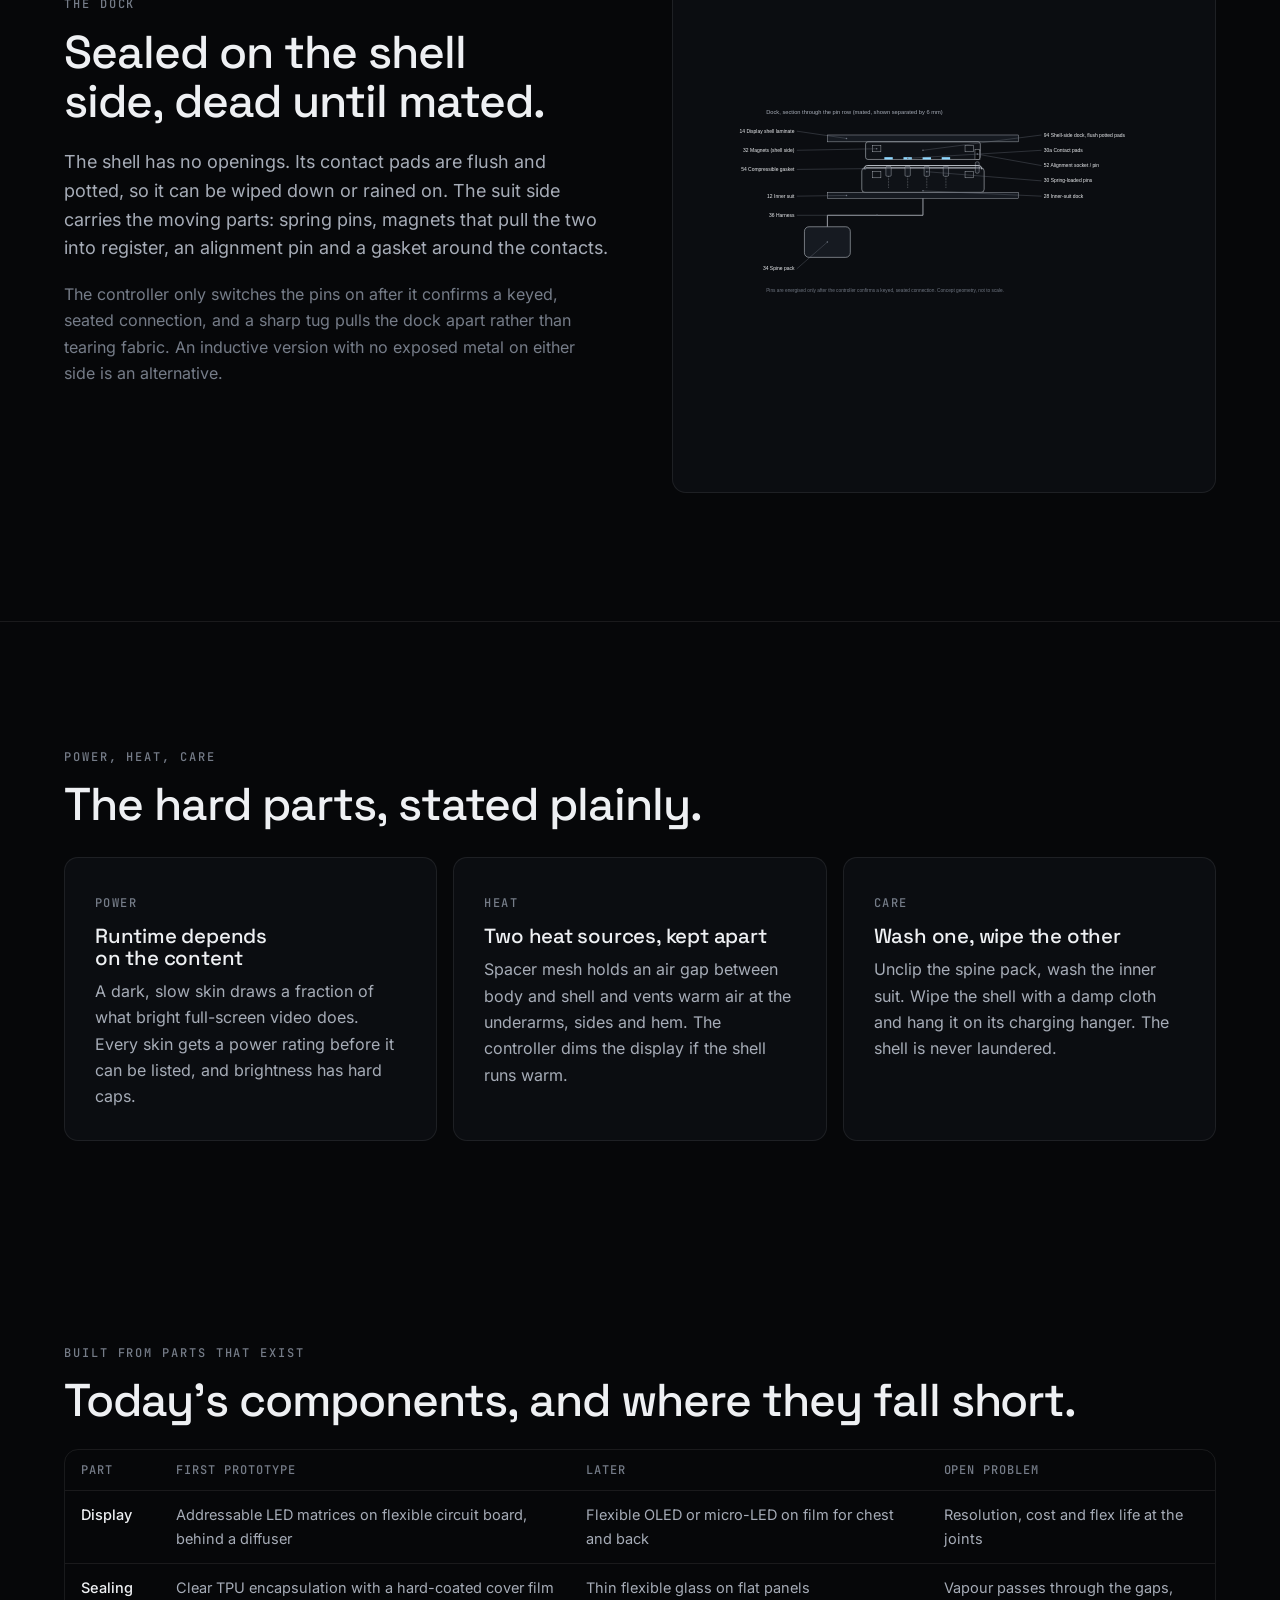
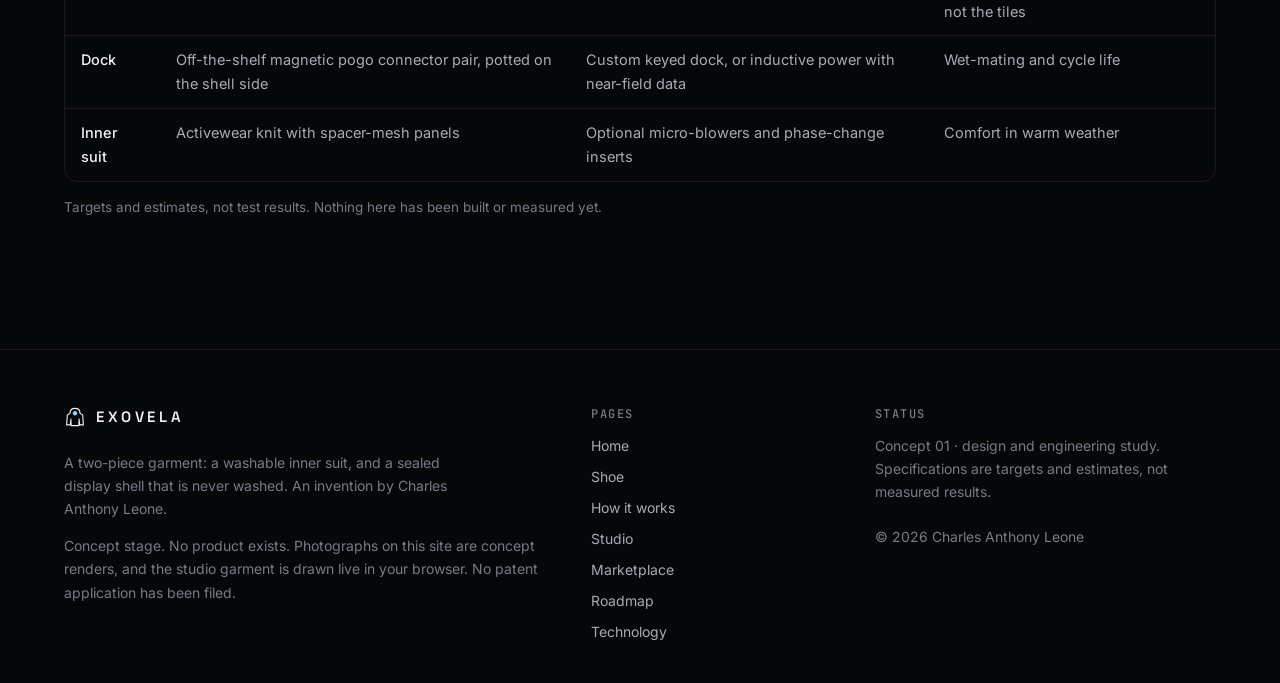
<file: how-it-works.html>
<!doctype html>
<html lang="en"><head><meta charset="utf-8"><meta name="viewport" content="width=device-width,initial-scale=1,viewport-fit=cover">
<title>How it works | Exovela</title><meta name="description" content="How Exovela is built: a washable inner suit with a removable spine pack, one sealed magnetic dock, and a flexible display shell sealed under a hard-coated film. Power, heat, data and care."><meta name="theme-color" content="#02040a">
<meta property="og:type" content="website"><meta property="og:title" content="How it works | Exovela"><meta property="og:description" content="How Exovela is built: a washable inner suit with a removable spine pack, one sealed magnetic dock, and a flexible display shell sealed under a hard-coated film. Power, heat, data and care.">
<link rel="icon" href="assets/favicon.svg" type="image/svg+xml">
<link rel="preload" href="assets/fonts/space-grotesk.woff2" as="font" type="font/woff2" crossorigin>
<link rel="stylesheet" href="assets/site.css">
<script type="importmap">{"imports":{"three":"./assets/vendor/three.module.min.js"}}</script>
</head>
<body class="">

<div class="page">
<a class="skip-link" href="#main">Skip to content</a>
<header class="site-header"><div class="header-inner">
<a class="brand" href="index.html" aria-label="Exovela home"><svg class="brand-mark" viewBox="0 0 32 32" aria-hidden="true"><path d="M16 3.5c-4.6 0-7.2 3.3-7.4 7.2L4.8 13 3.8 27.5h5.4l.9-8.6.3 9.6h11.2l.3-9.6.9 8.6h5.4L27.2 13l-3.8-2.3C23.2 6.8 20.6 3.5 16 3.5Z" fill="none" stroke="currentColor" stroke-width="1.6" stroke-linejoin="round"/><path d="M12.6 11c.4-2.3 1.6-3.6 3.4-3.6s3 1.3 3.4 3.6c-.9 1.9-2 2.8-3.4 2.8s-2.5-.9-3.4-2.8Z" fill="#8fd8ff"/></svg><span class="brand-name">EXOVELA</span></a>
<button class="menu-toggle" type="button" aria-expanded="false" aria-controls="site-nav">Menu</button>
<nav id="site-nav" class="site-nav" aria-label="Main"><a href="index.html">Home</a><a href="shoe.html">Shoe</a><a href="how-it-works.html">How it works</a><a href="studio.html">Studio</a><a href="marketplace.html">Marketplace</a><a href="roadmap.html">Roadmap</a><a href="proof-of-concept.html">Technology</a></nav>
</div></header>
<main id="main" tabindex="-1">
<section class="page-hero">
  <div class="wrap">
    <p class="eyebrow">How it works</p>
    <h1>Two pieces, one connection.</h1>
    <p class="lede">The inner suit does everything a garment has to do against skin, including going in the wash. The shell does one thing: show light. They meet at a single sealed dock on the upper back.</p>
  </div>
</section>

<section class="section-tight" style="padding-top:0">
  <div class="wrap">
    <div class="photo">
      <div class="cmp" data-composite='{"fx":0.5,"fxMobile":0.5,"screen":{"shade":"assets/img/rear-shade.webp","box":[0.541667,0.018519,0.385417,0.935185],"cycle":["aurora","grid","profile"],"every":8000}}'>
        <div class="cmp-frame">
          <picture>
            <source type="image/avif" srcset="assets/img/rear-960.avif 960w, assets/img/rear-1440.avif 1440w, assets/img/rear-1920.avif 1920w, assets/img/rear-2560.avif 2560w" sizes="(max-width: 1240px) 100vw, 1200px">
            <img src="assets/img/rear-1440.webp" srcset="assets/img/rear-960.webp 960w, assets/img/rear-1440.webp 1440w, assets/img/rear-1920.webp 1920w, assets/img/rear-2560.webp 2560w" sizes="(max-width: 1240px) 100vw, 1200px" width="2560" height="1440" alt="Rear view of both pieces: the inner suit with its spine pack and dock, and the lit display shell." fetchpriority="high" decoding="async">
          </picture>
        </div>
        <span class="render-note">Concept render</span>
      </div>
    </div>
    <p class="caption">Left, the inner suit: spine pack between the shoulder blades, dock just above it. Right, the shell, which docks onto it from the inside of the upper back.</p>
  </div>
</section>

<section class="section rule">
  <div class="wrap split" style="align-items:start">
    <div class="reveal">
      <p class="eyebrow">The pieces</p>
      <h2>What each layer is for.</h2>
      <dl class="spec">
        <dt>Inner suit · 12</dt><dd>Moisture-wicking knit (polyester or merino with elastane) with 3D spacer-mesh zones. It is the only layer that touches skin, and it goes in the machine once the spine pack is unclipped.</dd>
        <dt>Spine pack · 34</dt><dd>Battery under 100 Wh with a battery-management system, the controller, radio and sensors, in a padded pocket with a thermal barrier on the body side. Charges over USB-C.</dd>
        <dt>Dock · 28 / 94</dt><dd>The only electrical path between the pieces. Spring-loaded pins, magnets and a gasket on the suit side; flush, potted pads on the shell side.</dd>
        <dt>Display shell · 14</dt><dd>Flexible display tiles laid out on the garment's pattern pieces, sealed between a clear hard-coated film and a rear moisture barrier, bonded to a structural textile that gives the shell its drape.</dd>
      </dl>
    </div>
    <figure class="fig figwrap reveal"><img src="assets/figures/r2-exploded.svg" alt="Exploded drawing: the hoodie-shaped display shell above the inner suit, front and back, with the dock and spine pack on the back of the inner suit." width="1140" height="760" loading="lazy"></figure>
  </div>
</section>

<section class="section-tight">
  <div class="wrap">
    <div class="reveal"><p class="eyebrow">Layer stack</p><h2>From skin to cover film.</h2></div>
    <figure class="fig figwrap reveal" style="margin-top:24px"><img src="assets/figures/r2-section.svg" alt="Cross-section: body, inner suit knit, spacer mesh, harness, then the shell: structural textile, rear moisture barrier, flex interconnect, display tiles, optical bond and clear cover film." width="1140" height="340" loading="lazy"></figure>
  </div>
</section>

<section class="section">
  <div class="wrap split">
    <div class="reveal">
      <p class="eyebrow">The dock</p>
      <h2>Sealed on the shell side, dead until mated.</h2>
      <p class="lede">The shell has no openings. Its contact pads are flush and potted, so it can be wiped down or rained on. The suit side carries the moving parts: spring pins, magnets that pull the two into register, an alignment pin and a gasket around the contacts.</p>
      <p class="muted">The controller only switches the pins on after it confirms a keyed, seated connection, and a sharp tug pulls the dock apart rather than tearing fabric. An inductive version with no exposed metal on either side is an alternative.</p>
    </div>
    <figure class="fig figwrap reveal"><img src="assets/figures/r2-dock.svg" alt="Section through the dock showing the shell laminate and potted pads above, and the suit-side housing with spring pins, magnets, gasket and alignment pin below, wired to the spine pack." width="1250" height="520" loading="lazy"></figure>
  </div>
</section>

<section class="section rule">
  <div class="wrap">
    <div class="reveal"><p class="eyebrow">Power, heat, care</p><h2>The hard parts, stated plainly.</h2></div>
    <div class="grid g3" style="margin-top:28px">
      <div class="card reveal"><span class="num">POWER</span><h3 style="margin-top:12px">Runtime depends on the content</h3><p>A dark, slow skin draws a fraction of what bright full-screen video does. Every skin gets a power rating before it can be listed, and brightness has hard caps.</p></div>
      <div class="card reveal"><span class="num">HEAT</span><h3 style="margin-top:12px">Two heat sources, kept apart</h3><p>Spacer mesh holds an air gap between body and shell and vents warm air at the underarms, sides and hem. The controller dims the display if the shell runs warm.</p></div>
      <div class="card reveal"><span class="num">CARE</span><h3 style="margin-top:12px">Wash one, wipe the other</h3><p>Unclip the spine pack, wash the inner suit. Wipe the shell with a damp cloth and hang it on its charging hanger. The shell is never laundered.</p></div>
    </div>
  </div>
</section>

<section class="section-tight">
  <div class="wrap">
    <div class="reveal"><p class="eyebrow">Built from parts that exist</p><h2>Today’s components, and where they fall short.</h2></div>
    <div class="tbl reveal" style="margin-top:24px"><table>
      <thead><tr><th>Part</th><th>First prototype</th><th>Later</th><th>Open problem</th></tr></thead>
      <tbody>
        <tr><td><strong>Display</strong></td><td>Addressable LED matrices on flexible circuit board, behind a diffuser</td><td>Flexible OLED or micro-LED on film for chest and back</td><td>Resolution, cost and flex life at the joints</td></tr>
        <tr><td><strong>Sealing</strong></td><td>Clear TPU encapsulation with a hard-coated cover film</td><td>Thin flexible glass on flat panels</td><td>Vapour passes through the gaps, not the tiles</td></tr>
        <tr><td><strong>Dock</strong></td><td>Off-the-shelf magnetic pogo connector pair, potted on the shell side</td><td>Custom keyed dock, or inductive power with near-field data</td><td>Wet-mating and cycle life</td></tr>
        <tr><td><strong>Inner suit</strong></td><td>Activewear knit with spacer-mesh panels</td><td>Optional micro-blowers and phase-change inserts</td><td>Comfort in warm weather</td></tr>
      </tbody></table></div>
    <p class="note">Targets and estimates, not test results. Nothing here has been built or measured yet.</p>
  </div>
</section>
</main>
<footer class="site-footer"><div class="footer-inner">
<div><a class="brand" href="index.html"><svg class="brand-mark" viewBox="0 0 32 32" aria-hidden="true"><path d="M16 3.5c-4.6 0-7.2 3.3-7.4 7.2L4.8 13 3.8 27.5h5.4l.9-8.6.3 9.6h11.2l.3-9.6.9 8.6h5.4L27.2 13l-3.8-2.3C23.2 6.8 20.6 3.5 16 3.5Z" fill="none" stroke="currentColor" stroke-width="1.6" stroke-linejoin="round"/><path d="M12.6 11c.4-2.3 1.6-3.6 3.4-3.6s3 1.3 3.4 3.6c-.9 1.9-2 2.8-3.4 2.8s-2.5-.9-3.4-2.8Z" fill="#8fd8ff"/></svg><span class="brand-name">EXOVELA</span></a>
<p style="margin-top:16px;max-width:420px">A two-piece garment: a washable inner suit, and a sealed display shell that is never washed. An invention by Charles Anthony Leone.</p>
<p class="fine">Concept stage. No product exists. Photographs on this site are concept renders, and the studio garment is drawn live in your browser. No patent application has been filed.</p></div>
<div class="footer-links"><span class="label">Pages</span><a href="index.html">Home</a><a href="shoe.html">Shoe</a><a href="how-it-works.html">How it works</a><a href="studio.html">Studio</a><a href="marketplace.html">Marketplace</a><a href="roadmap.html">Roadmap</a><a href="proof-of-concept.html">Technology</a></div>
<div class="footer-links"><span class="label">Status</span><p class="fine">Concept 01 · design and engineering study. Specifications are targets and estimates, not measured results.</p><p class="fine">© <span id="year">2026</span> Charles Anthony Leone</p></div>
</div></footer>
</div>

<script src="assets/site.js" defer></script>
<script type="module" src="assets/composite.js"></script>
</body></html>
</file>
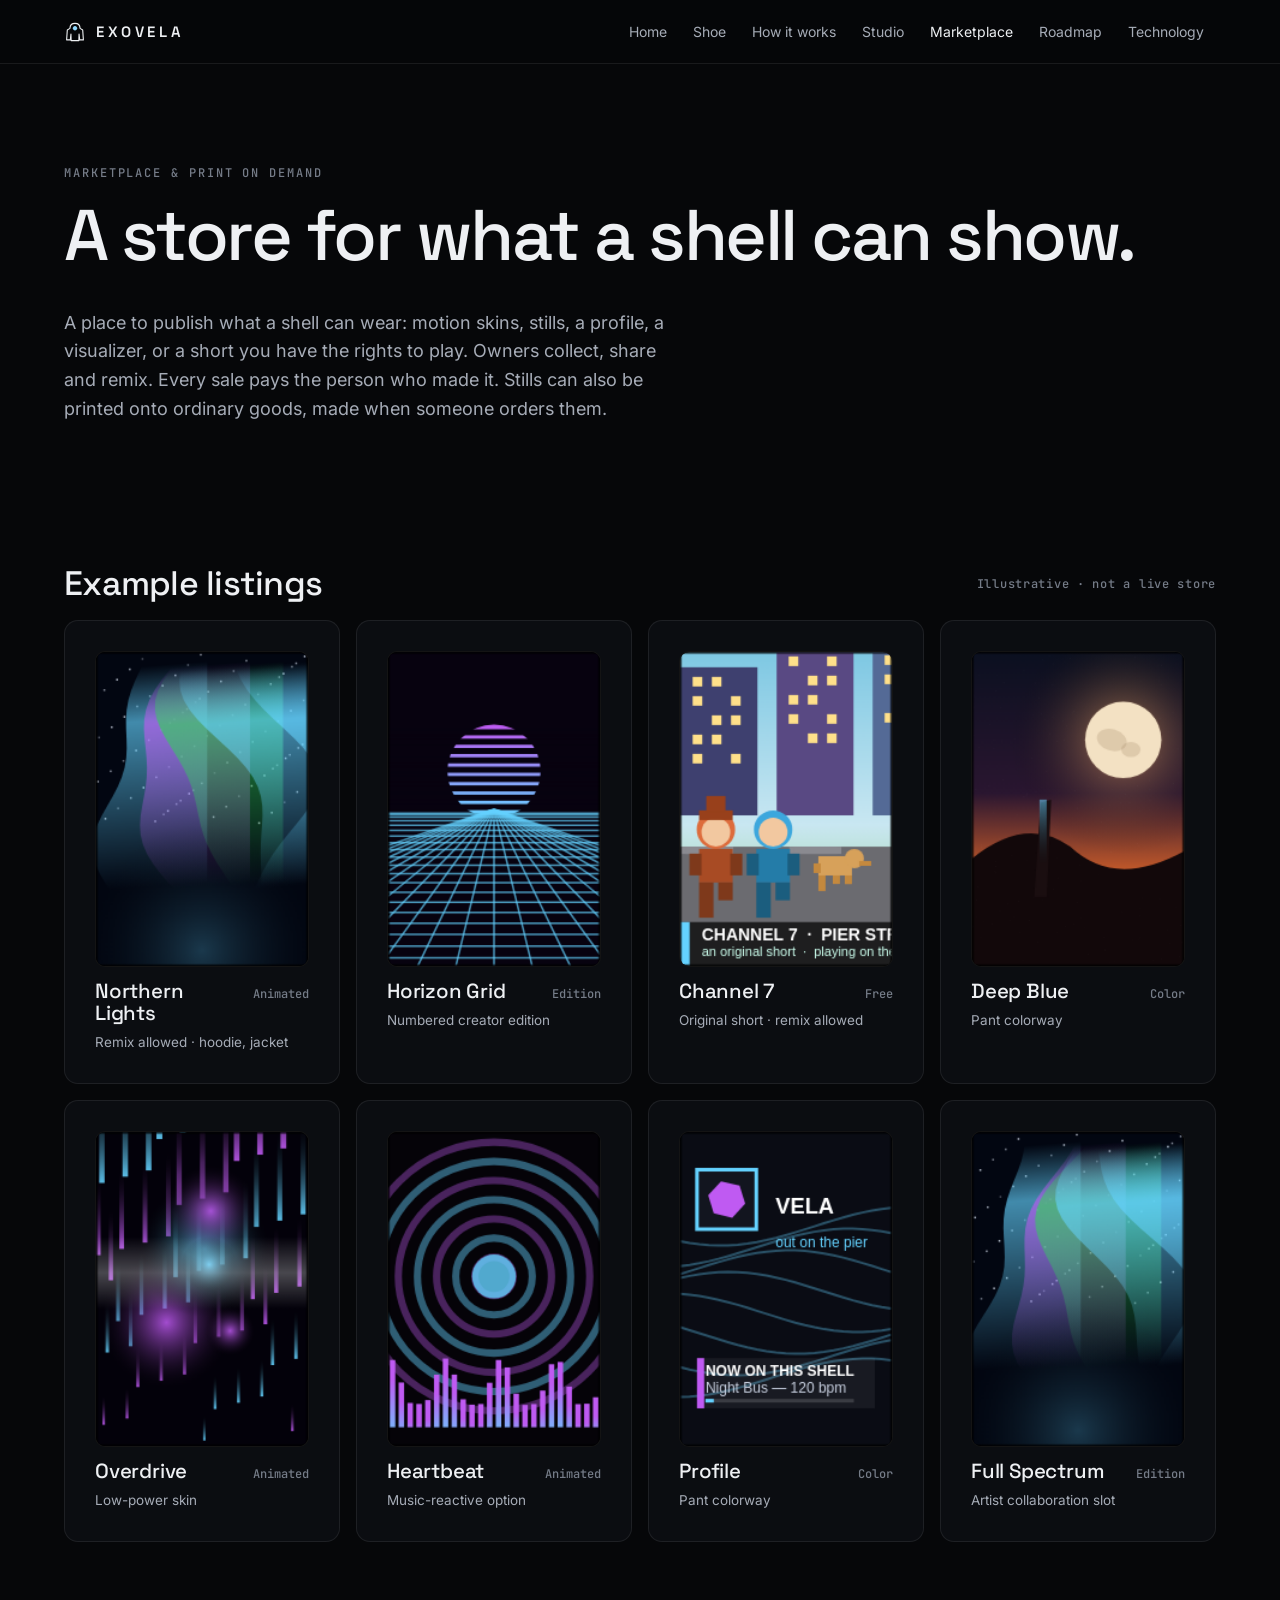
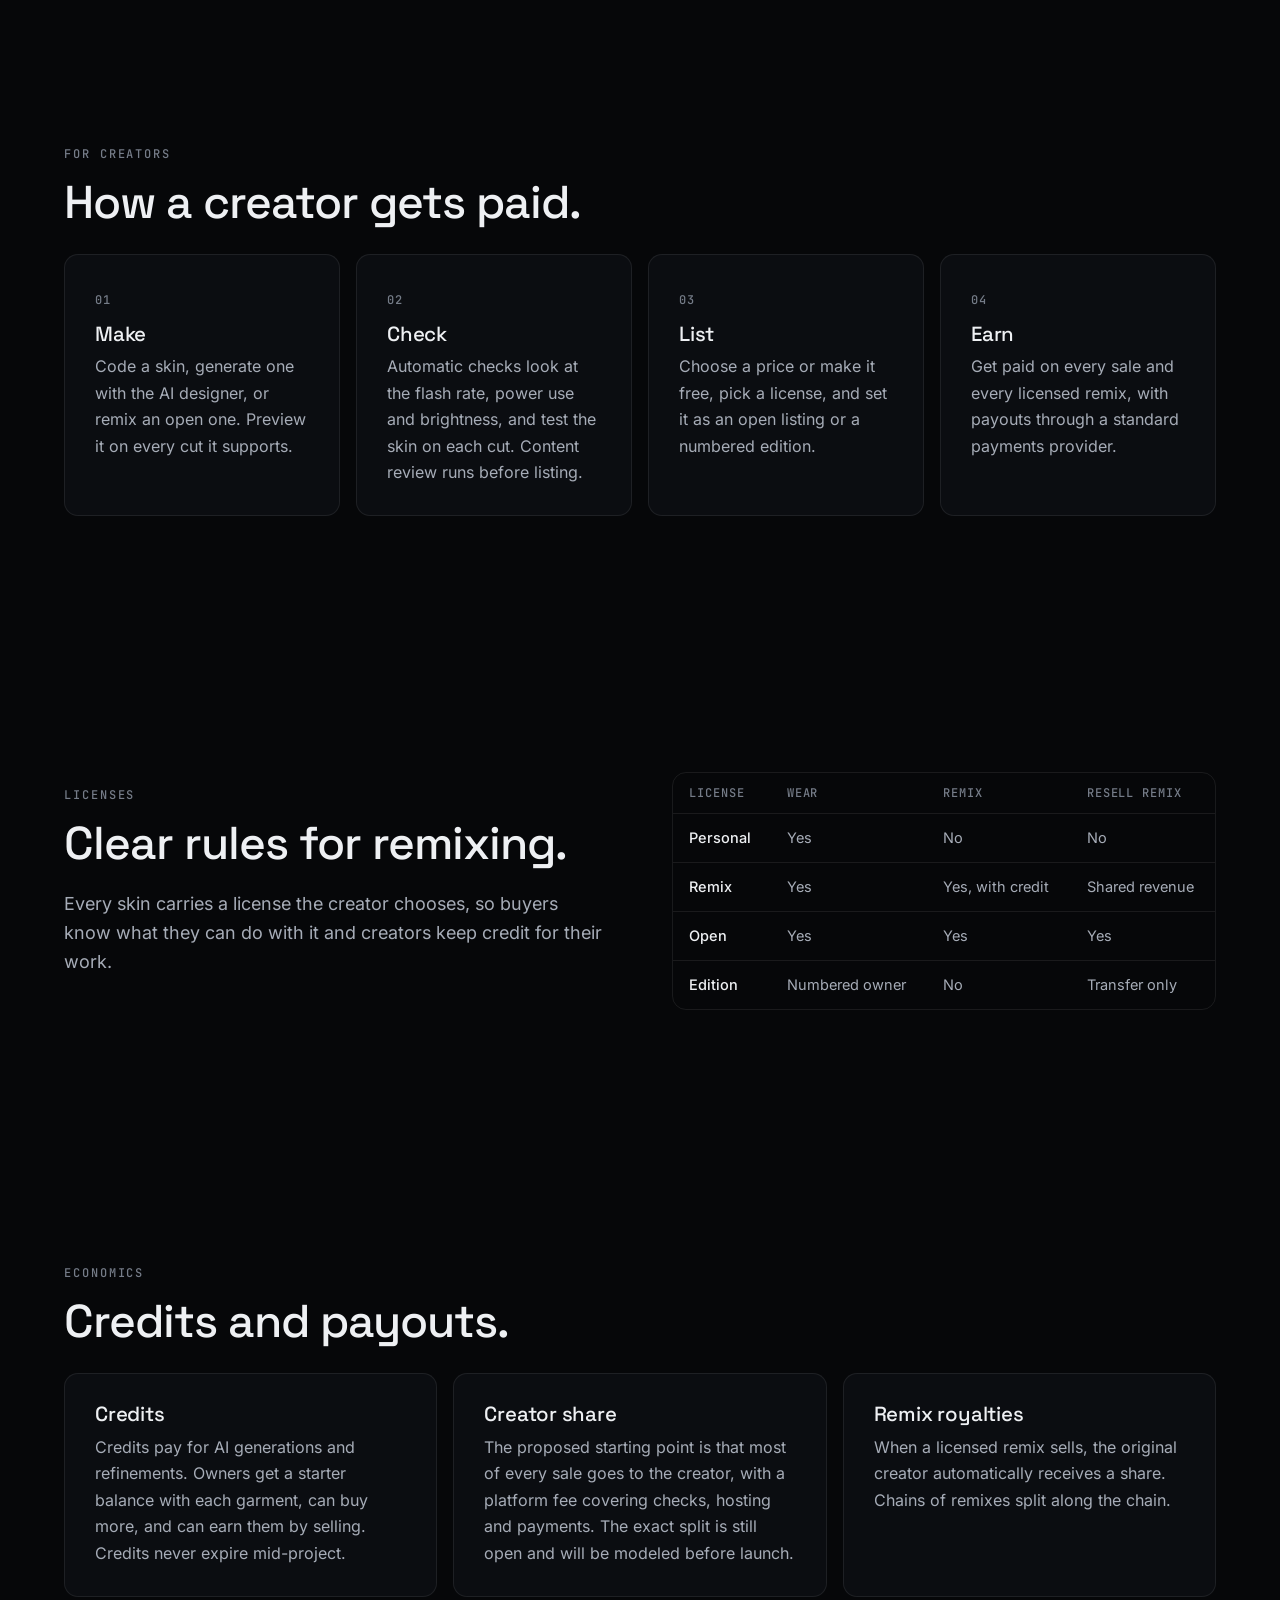
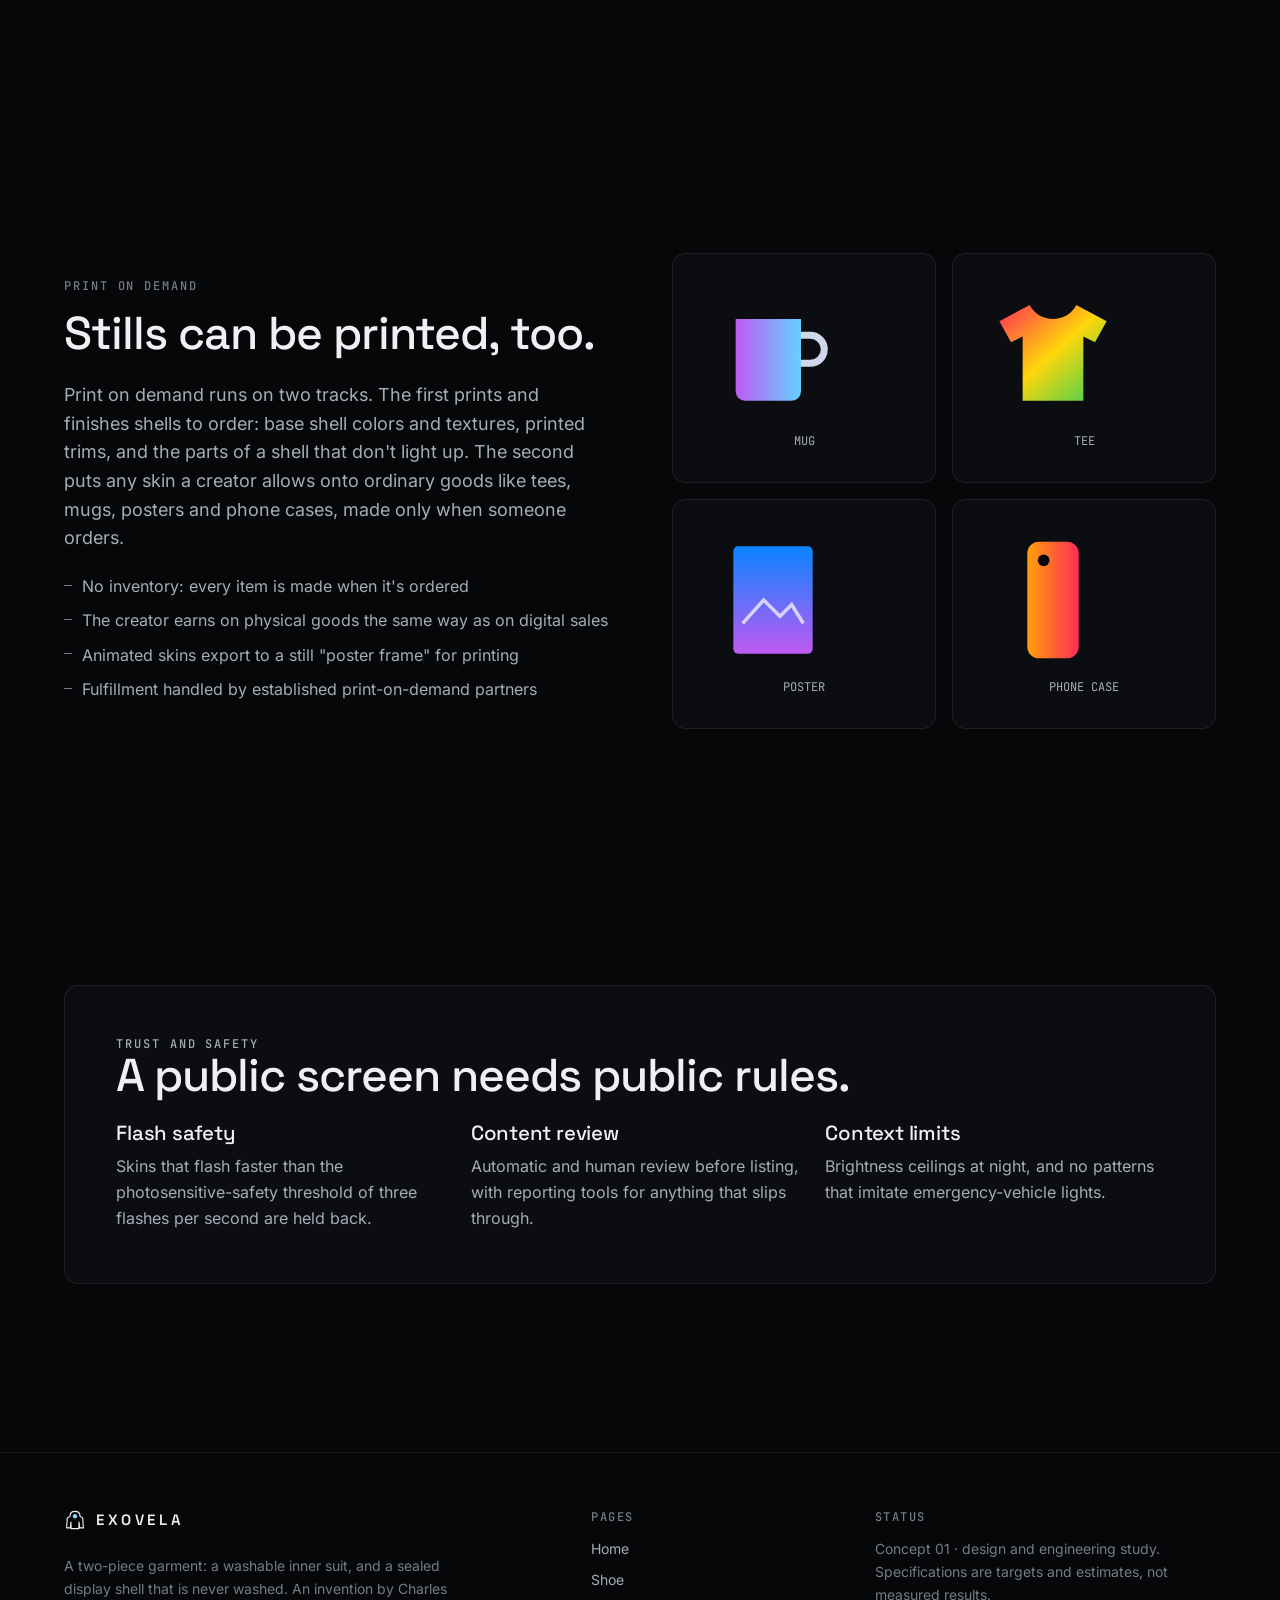
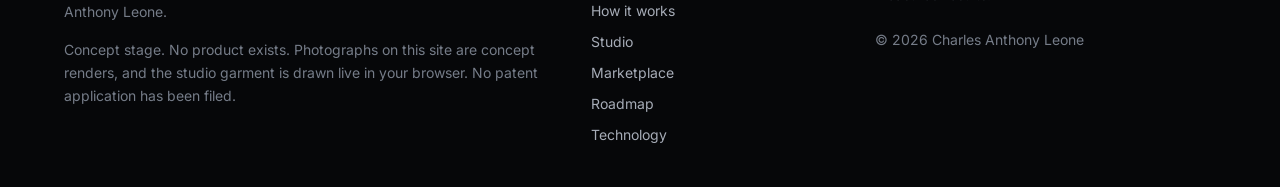
<file: marketplace.html>
<!doctype html>
<html lang="en"><head><meta charset="utf-8"><meta name="viewport" content="width=device-width,initial-scale=1,viewport-fit=cover">
<title>Marketplace & print on demand | Exovela</title><meta name="description" content="How the Exovela creator marketplace works: publishing skins, licensing and remixing, creator payouts, credits, and print-on-demand for shells and physical goods."><meta name="theme-color" content="#02040a">
<meta property="og:type" content="website"><meta property="og:title" content="Marketplace & print on demand | Exovela"><meta property="og:description" content="How the Exovela creator marketplace works: publishing skins, licensing and remixing, creator payouts, credits, and print-on-demand for shells and physical goods.">
<link rel="icon" href="assets/favicon.svg" type="image/svg+xml">
<link rel="preload" href="assets/fonts/space-grotesk.woff2" as="font" type="font/woff2" crossorigin>
<link rel="stylesheet" href="assets/site.css">
<script type="importmap">{"imports":{"three":"./assets/vendor/three.module.min.js"}}</script>
</head>
<body class="">

<div class="page">
<a class="skip-link" href="#main">Skip to content</a>
<header class="site-header"><div class="header-inner">
<a class="brand" href="index.html" aria-label="Exovela home"><svg class="brand-mark" viewBox="0 0 32 32" aria-hidden="true"><path d="M16 3.5c-4.6 0-7.2 3.3-7.4 7.2L4.8 13 3.8 27.5h5.4l.9-8.6.3 9.6h11.2l.3-9.6.9 8.6h5.4L27.2 13l-3.8-2.3C23.2 6.8 20.6 3.5 16 3.5Z" fill="none" stroke="currentColor" stroke-width="1.6" stroke-linejoin="round"/><path d="M12.6 11c.4-2.3 1.6-3.6 3.4-3.6s3 1.3 3.4 3.6c-.9 1.9-2 2.8-3.4 2.8s-2.5-.9-3.4-2.8Z" fill="#8fd8ff"/></svg><span class="brand-name">EXOVELA</span></a>
<button class="menu-toggle" type="button" aria-expanded="false" aria-controls="site-nav">Menu</button>
<nav id="site-nav" class="site-nav" aria-label="Main"><a href="index.html">Home</a><a href="shoe.html">Shoe</a><a href="how-it-works.html">How it works</a><a href="studio.html">Studio</a><a href="marketplace.html">Marketplace</a><a href="roadmap.html">Roadmap</a><a href="proof-of-concept.html">Technology</a></nav>
</div></header>
<main id="main" tabindex="-1">
<section class="page-hero">
  <div class="wrap">
    <p class="eyebrow">Marketplace & print on demand</p>
    <h1>A store for what a shell can show.</h1>
    <p class="lede">A place to publish what a shell can wear: motion skins, stills, a profile, a visualizer, or a short you have the rights to play. Owners collect, share and remix. Every sale pays the person who made it. Stills can also be printed onto ordinary goods, made when someone orders them.</p>
  </div>
</section>

<section class="section-tight">
  <div class="wrap">
    <div class="row" style="justify-content:space-between;margin-bottom:18px"><h2 style="margin:0;font-size:clamp(24px,3vw,34px)">Example listings</h2><span class="tag">Illustrative · not a live store</span></div>
    <div class="grid g4">
      <article class="card listing reveal"><div class="tile" data-skin-tile="aurora"></div><div class="listing-meta"><h3>Northern Lights</h3><span class="price">Animated</span></div><p class="muted" style="font-size:13.5px;margin:6px 0 0">Remix allowed · hoodie, jacket</p></article>
      <article class="card listing reveal"><div class="tile" data-skin-tile="grid"></div><div class="listing-meta"><h3>Horizon Grid</h3><span class="price">Edition</span></div><p class="muted" style="font-size:13.5px;margin:6px 0 0">Numbered creator edition</p></article>
      <article class="card listing reveal"><div class="tile" data-skin-tile="cartoon"></div><div class="listing-meta"><h3>Channel 7</h3><span class="price">Free</span></div><p class="muted" style="font-size:13.5px;margin:6px 0 0">Original short · remix allowed</p></article>
      <article class="card listing reveal"><div class="tile" data-skin-tile="solstice"></div><div class="listing-meta"><h3>Deep Blue</h3><span class="price">Color</span></div><p class="muted" style="font-size:13.5px;margin:6px 0 0">Pant colorway</p></article>
      <article class="card listing reveal"><div class="tile" data-skin-tile="overdrive"></div><div class="listing-meta"><h3>Overdrive</h3><span class="price">Animated</span></div><p class="muted" style="font-size:13.5px;margin:6px 0 0">Low-power skin</p></article>
      <article class="card listing reveal"><div class="tile" data-skin-tile="pulse"></div><div class="listing-meta"><h3>Heartbeat</h3><span class="price">Animated</span></div><p class="muted" style="font-size:13.5px;margin:6px 0 0">Music-reactive option</p></article>
      <article class="card listing reveal"><div class="tile" data-skin-tile="profile"></div><div class="listing-meta"><h3>Profile</h3><span class="price">Color</span></div><p class="muted" style="font-size:13.5px;margin:6px 0 0">Pant colorway</p></article>
      <article class="card listing reveal"><div class="tile" data-skin-tile="aurora"></div><div class="listing-meta"><h3>Full Spectrum</h3><span class="price">Edition</span></div><p class="muted" style="font-size:13.5px;margin:6px 0 0">Artist collaboration slot</p></article>
    </div>
  </div>
</section>

<section class="section">
  <div class="wrap">
    <div class="reveal"><p class="eyebrow">For creators</p><h2>How a creator gets paid.</h2></div>
    <div class="grid g4" style="margin-top:28px">
      <div class="card reveal"><span class="num">01</span><h3 style="margin-top:12px">Make</h3><p>Code a skin, generate one with the AI designer, or remix an open one. Preview it on every cut it supports.</p></div>
      <div class="card reveal"><span class="num">02</span><h3 style="margin-top:12px">Check</h3><p>Automatic checks look at the flash rate, power use and brightness, and test the skin on each cut. Content review runs before listing.</p></div>
      <div class="card reveal"><span class="num">03</span><h3 style="margin-top:12px">List</h3><p>Choose a price or make it free, pick a license, and set it as an open listing or a numbered edition.</p></div>
      <div class="card reveal"><span class="num">04</span><h3 style="margin-top:12px">Earn</h3><p>Get paid on every sale and every licensed remix, with payouts through a standard payments provider.</p></div>
    </div>
  </div>
</section>

<section class="section">
  <div class="wrap split">
    <div class="reveal">
      <p class="eyebrow">Licenses</p>
      <h2>Clear rules for remixing.</h2>
      <p class="lede">Every skin carries a license the creator chooses, so buyers know what they can do with it and creators keep credit for their work.</p>
    </div>
    <div class="tbl reveal"><table>
      <thead><tr><th>License</th><th>Wear</th><th>Remix</th><th>Resell remix</th></tr></thead>
      <tbody>
        <tr><td><strong>Personal</strong></td><td>Yes</td><td>No</td><td>No</td></tr>
        <tr><td><strong>Remix</strong></td><td>Yes</td><td>Yes, with credit</td><td>Shared revenue</td></tr>
        <tr><td><strong>Open</strong></td><td>Yes</td><td>Yes</td><td>Yes</td></tr>
        <tr><td><strong>Edition</strong></td><td>Numbered owner</td><td>No</td><td>Transfer only</td></tr>
      </tbody></table></div>
  </div>
</section>

<section class="section">
  <div class="wrap">
    <div class="reveal"><p class="eyebrow">Economics</p><h2>Credits and payouts.</h2></div>
    <div class="grid g3" style="margin-top:28px">
      <div class="card reveal"><h3>Credits</h3><p>Credits pay for AI generations and refinements. Owners get a starter balance with each garment, can buy more, and can earn them by selling. Credits never expire mid-project.</p></div>
      <div class="card reveal"><h3>Creator share</h3><p>The proposed starting point is that most of every sale goes to the creator, with a platform fee covering checks, hosting and payments. The exact split is still open and will be modeled before launch.</p></div>
      <div class="card reveal"><h3>Remix royalties</h3><p>When a licensed remix sells, the original creator automatically receives a share. Chains of remixes split along the chain.</p></div>
    </div>
  </div>
</section>

<div class="ledbar" aria-hidden="true"></div>

<section class="section">
  <div class="wrap split">
    <div class="reveal">
      <p class="eyebrow">Print on demand</p>
      <h2>Stills can be printed, too.</h2>
      <p class="lede">Print on demand runs on two tracks. The first prints and finishes shells to order: base shell colors and textures, printed trims, and the parts of a shell that don't light up. The second puts any skin a creator allows onto ordinary goods like tees, mugs, posters and phone cases, made only when someone orders.</p>
      <ul class="list" style="margin-top:20px"><li>No inventory: every item is made when it's ordered</li><li>The creator earns on physical goods the same way as on digital sales</li><li>Animated skins export to a still "poster frame" for printing</li><li>Fulfillment handled by established print-on-demand partners</li></ul>
    </div>
    <div class="grid g2 reveal">
      <div class="card" style="text-align:center"><svg viewBox="0 0 120 120" width="100%" style="max-width:140px" aria-hidden="true"><defs><linearGradient id="m1" x1="0" x2="1"><stop offset="0" stop-color="#bf5af2"/><stop offset="1" stop-color="#64d2ff"/></linearGradient></defs><path d="M28 30h56v62a8 8 0 0 1-8 8H36a8 8 0 0 1-8-8z" fill="url(#m1)"/><path d="M84 44h8a12 12 0 0 1 0 24h-8" fill="none" stroke="#cfd8ea" stroke-width="6"/></svg><p class="mono muted" style="font-size:12px;margin:8px 0 0">MUG</p></div>
      <div class="card" style="text-align:center"><svg viewBox="0 0 120 120" width="100%" style="max-width:140px" aria-hidden="true"><defs><linearGradient id="m2" x1="0" x2="1" y1="0" y2="1"><stop offset="0" stop-color="#ff2d55"/><stop offset=".5" stop-color="#ffd60a"/><stop offset="1" stop-color="#30d158"/></linearGradient></defs><path d="M40 18l-26 14 10 18 10-5v55h52V45l10 5 10-18-26-14c-4 8-12 12-20 12s-16-4-20-12z" fill="url(#m2)"/></svg><p class="mono muted" style="font-size:12px;margin:8px 0 0">TEE</p></div>
      <div class="card" style="text-align:center"><svg viewBox="0 0 120 120" width="100%" style="max-width:140px" aria-hidden="true"><defs><linearGradient id="m3" x1="0" x2="0" y1="0" y2="1"><stop offset="0" stop-color="#0a84ff"/><stop offset="1" stop-color="#bf5af2"/></linearGradient></defs><rect x="26" y="14" width="68" height="92" rx="4" fill="url(#m3)"/><path d="M34 80l18-20 14 14 10-10 10 16" fill="none" stroke="#fff" stroke-width="3" opacity=".7"/></svg><p class="mono muted" style="font-size:12px;margin:8px 0 0">POSTER</p></div>
      <div class="card" style="text-align:center"><svg viewBox="0 0 120 120" width="100%" style="max-width:140px" aria-hidden="true"><defs><linearGradient id="m4" x1="0" x2="1"><stop offset="0" stop-color="#ff9f0a"/><stop offset="1" stop-color="#ff2d55"/></linearGradient></defs><rect x="38" y="10" width="44" height="100" rx="10" fill="url(#m4)"/><circle cx="52" cy="26" r="5" fill="#05060c"/></svg><p class="mono muted" style="font-size:12px;margin:8px 0 0">PHONE CASE</p></div>
    </div>
  </div>
</section>

<section class="section">
  <div class="wrap">
    <div class="card reveal" style="padding:clamp(26px,4vw,52px)">
      <p class="eyebrow">Trust and safety</p>
      <h2>A public screen needs public rules.</h2>
      <div class="grid g3" style="margin-top:22px">
        <div><h3>Flash safety</h3><p class="muted">Skins that flash faster than the photosensitive-safety threshold of three flashes per second are held back.</p></div>
        <div><h3>Content review</h3><p class="muted">Automatic and human review before listing, with reporting tools for anything that slips through.</p></div>
        <div><h3>Context limits</h3><p class="muted">Brightness ceilings at night, and no patterns that imitate emergency-vehicle lights.</p></div>
      </div>
    </div>
  </div>
</section>
</main>
<footer class="site-footer"><div class="footer-inner">
<div><a class="brand" href="index.html"><svg class="brand-mark" viewBox="0 0 32 32" aria-hidden="true"><path d="M16 3.5c-4.6 0-7.2 3.3-7.4 7.2L4.8 13 3.8 27.5h5.4l.9-8.6.3 9.6h11.2l.3-9.6.9 8.6h5.4L27.2 13l-3.8-2.3C23.2 6.8 20.6 3.5 16 3.5Z" fill="none" stroke="currentColor" stroke-width="1.6" stroke-linejoin="round"/><path d="M12.6 11c.4-2.3 1.6-3.6 3.4-3.6s3 1.3 3.4 3.6c-.9 1.9-2 2.8-3.4 2.8s-2.5-.9-3.4-2.8Z" fill="#8fd8ff"/></svg><span class="brand-name">EXOVELA</span></a>
<p style="margin-top:16px;max-width:420px">A two-piece garment: a washable inner suit, and a sealed display shell that is never washed. An invention by Charles Anthony Leone.</p>
<p class="fine">Concept stage. No product exists. Photographs on this site are concept renders, and the studio garment is drawn live in your browser. No patent application has been filed.</p></div>
<div class="footer-links"><span class="label">Pages</span><a href="index.html">Home</a><a href="shoe.html">Shoe</a><a href="how-it-works.html">How it works</a><a href="studio.html">Studio</a><a href="marketplace.html">Marketplace</a><a href="roadmap.html">Roadmap</a><a href="proof-of-concept.html">Technology</a></div>
<div class="footer-links"><span class="label">Status</span><p class="fine">Concept 01 · design and engineering study. Specifications are targets and estimates, not measured results.</p><p class="fine">© <span id="year">2026</span> Charles Anthony Leone</p></div>
</div></footer>
</div>

<script src="assets/site.js" defer></script>
<script type="module" src="assets/tiles.js"></script>
</body></html>
</file>
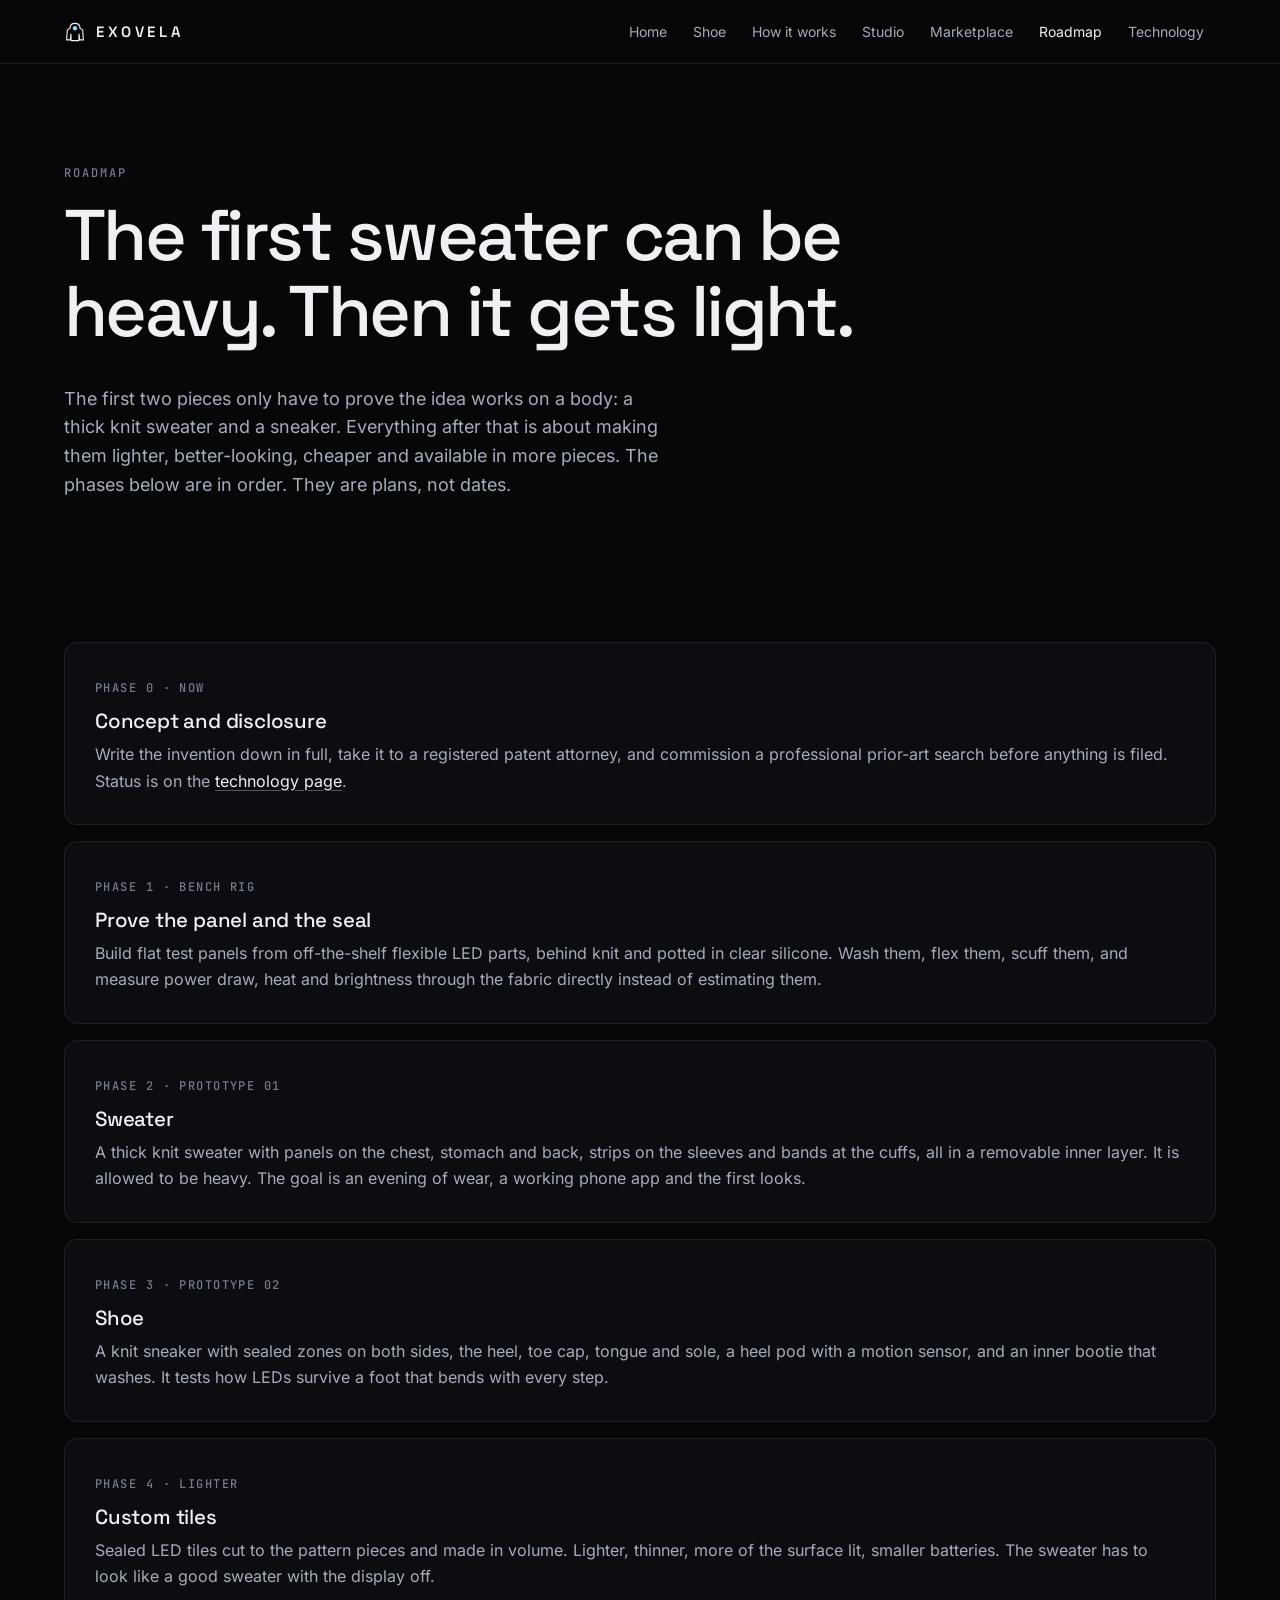
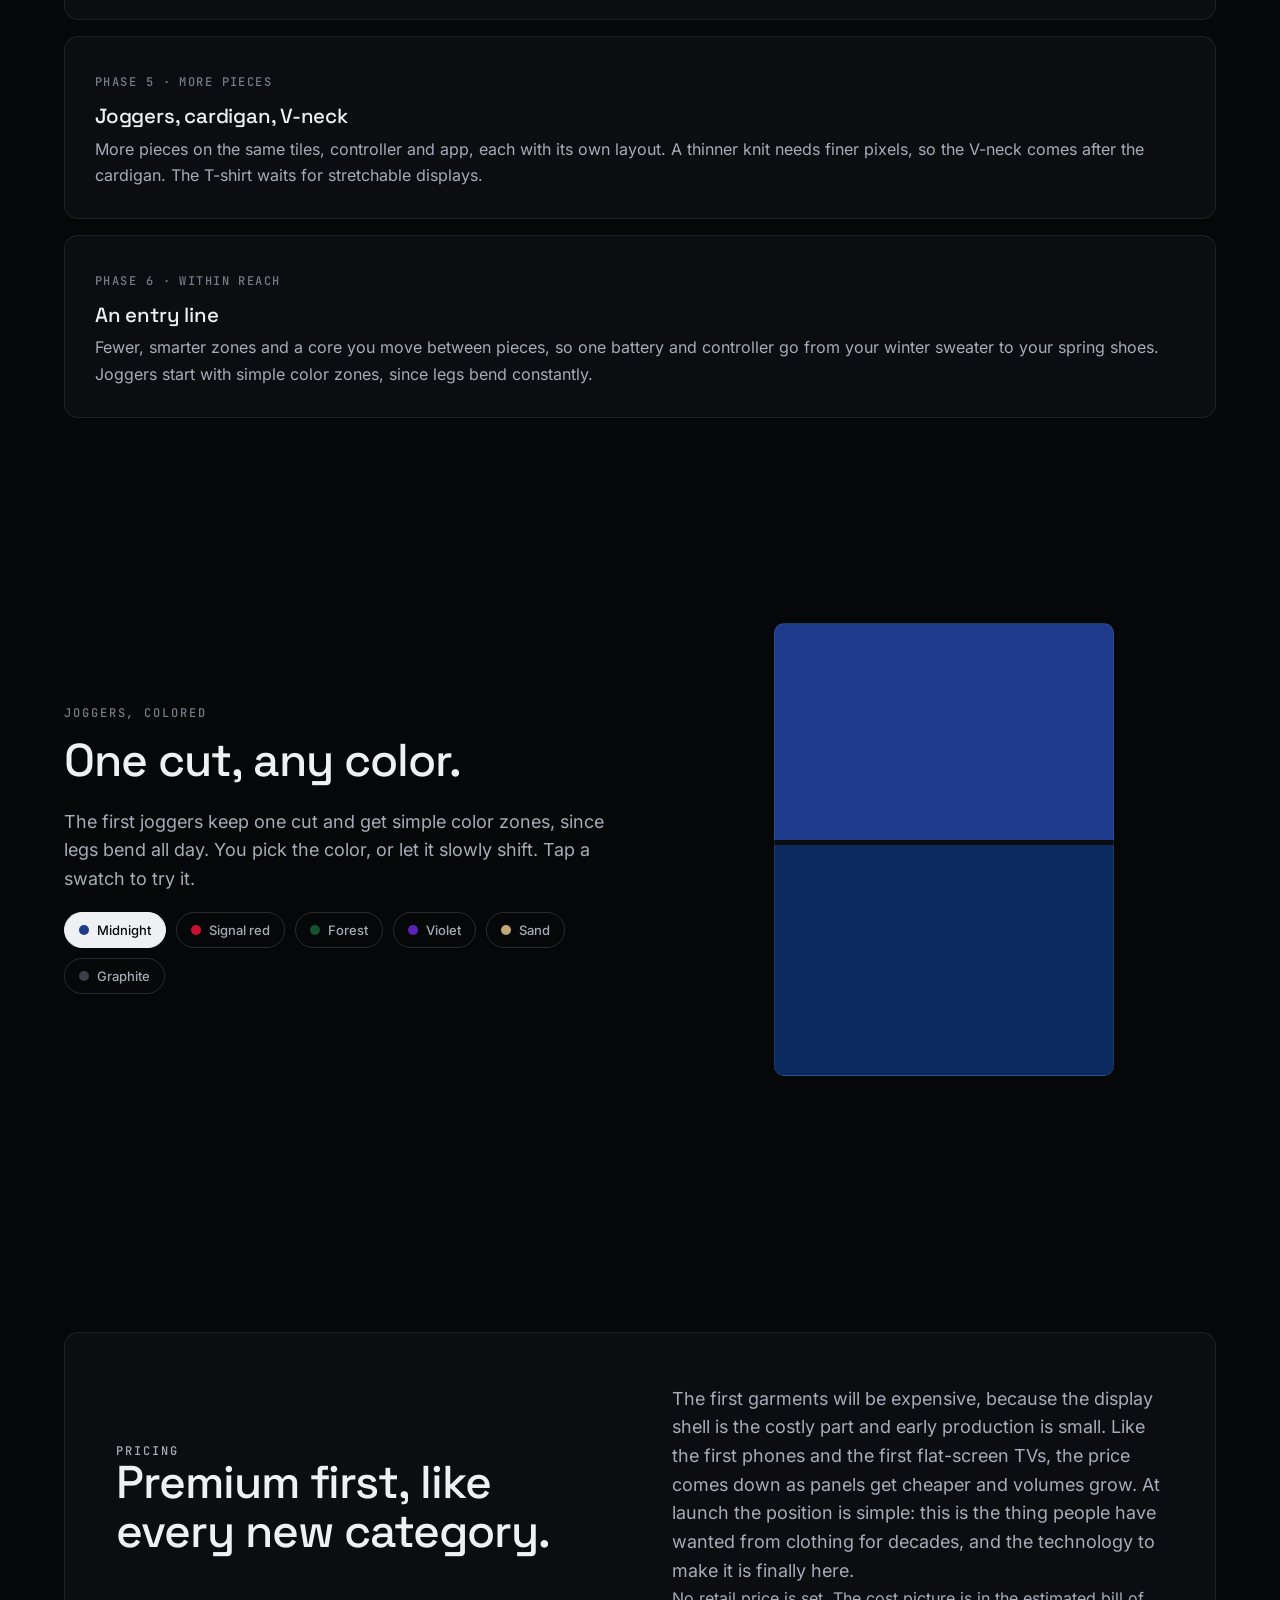
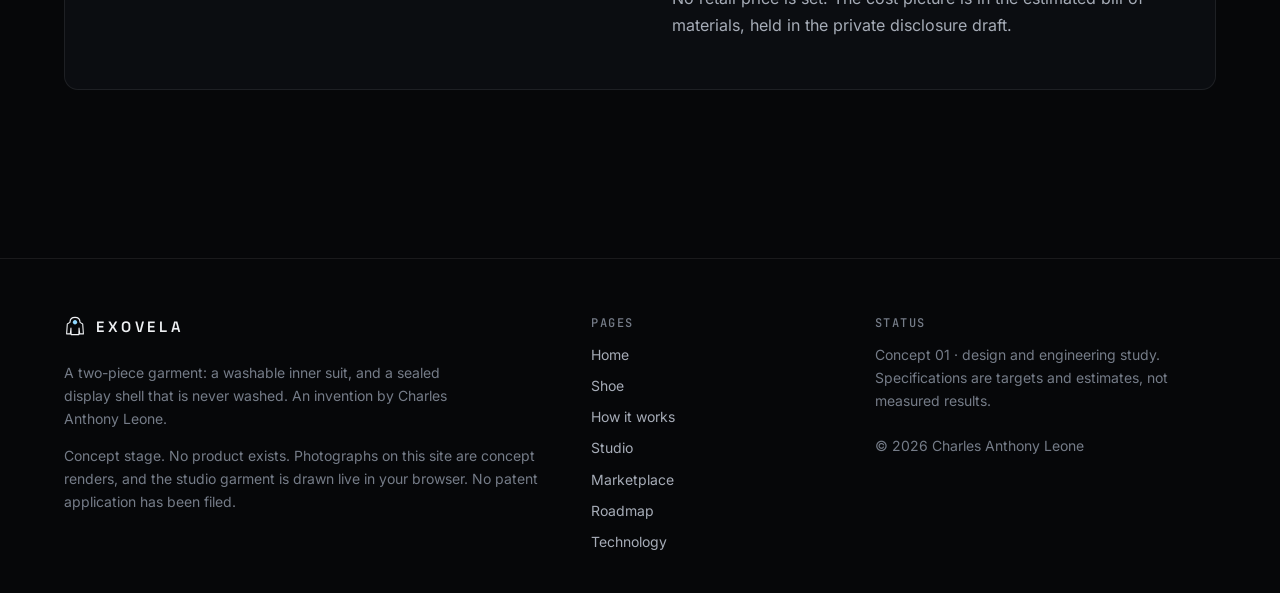
<file: roadmap.html>
<!doctype html>
<html lang="en"><head><meta charset="utf-8"><meta name="viewport" content="width=device-width,initial-scale=1,viewport-fit=cover">
<title>Roadmap | Exovela</title><meta name="description" content="The Exovela roadmap, from the first hand-built sweater and shoe to custom LED tiles, more pieces, and a price within reach."><meta name="theme-color" content="#02040a">
<meta property="og:type" content="website"><meta property="og:title" content="Roadmap | Exovela"><meta property="og:description" content="The Exovela roadmap, from the first hand-built sweater and shoe to custom LED tiles, more pieces, and a price within reach.">
<link rel="icon" href="assets/favicon.svg" type="image/svg+xml">
<link rel="preload" href="assets/fonts/space-grotesk.woff2" as="font" type="font/woff2" crossorigin>
<link rel="stylesheet" href="assets/site.css">
<script type="importmap">{"imports":{"three":"./assets/vendor/three.module.min.js"}}</script>
</head>
<body class="">

<div class="page">
<a class="skip-link" href="#main">Skip to content</a>
<header class="site-header"><div class="header-inner">
<a class="brand" href="index.html" aria-label="Exovela home"><svg class="brand-mark" viewBox="0 0 32 32" aria-hidden="true"><path d="M16 3.5c-4.6 0-7.2 3.3-7.4 7.2L4.8 13 3.8 27.5h5.4l.9-8.6.3 9.6h11.2l.3-9.6.9 8.6h5.4L27.2 13l-3.8-2.3C23.2 6.8 20.6 3.5 16 3.5Z" fill="none" stroke="currentColor" stroke-width="1.6" stroke-linejoin="round"/><path d="M12.6 11c.4-2.3 1.6-3.6 3.4-3.6s3 1.3 3.4 3.6c-.9 1.9-2 2.8-3.4 2.8s-2.5-.9-3.4-2.8Z" fill="#8fd8ff"/></svg><span class="brand-name">EXOVELA</span></a>
<button class="menu-toggle" type="button" aria-expanded="false" aria-controls="site-nav">Menu</button>
<nav id="site-nav" class="site-nav" aria-label="Main"><a href="index.html">Home</a><a href="shoe.html">Shoe</a><a href="how-it-works.html">How it works</a><a href="studio.html">Studio</a><a href="marketplace.html">Marketplace</a><a href="roadmap.html">Roadmap</a><a href="proof-of-concept.html">Technology</a></nav>
</div></header>
<main id="main" tabindex="-1">
<section class="page-hero">
  <div class="wrap">
    <p class="eyebrow">Roadmap</p>
    <h1>The first sweater can be heavy. Then it gets light.</h1>
    <p class="lede">The first two pieces only have to prove the idea works on a body: a thick knit sweater and a sneaker. Everything after that is about making them lighter, better-looking, cheaper and available in more pieces. The phases below are in order. They are plans, not dates.</p>
  </div>
</section>

<section class="section-tight">
  <div class="wrap">
    <div class="timeline">
      <article class="card phase reveal" style="--k:0"><span class="num">PHASE 0 · NOW</span><h3 style="margin-top:12px">Concept and disclosure</h3><p>Write the invention down in full, take it to a registered patent attorney, and commission a professional prior-art search before anything is filed. Status is on the <a href="proof-of-concept.html">technology page</a>.</p></article>
      <article class="card phase reveal" style="--k:1"><span class="num">PHASE 1 · BENCH RIG</span><h3 style="margin-top:12px">Prove the panel and the seal</h3><p>Build flat test panels from off-the-shelf flexible LED parts, behind knit and potted in clear silicone. Wash them, flex them, scuff them, and measure power draw, heat and brightness through the fabric directly instead of estimating them.</p></article>
      <article class="card phase reveal" style="--k:2"><span class="num">PHASE 2 · PROTOTYPE 01</span><h3 style="margin-top:12px">Sweater</h3><p>A thick knit sweater with panels on the chest, stomach and back, strips on the sleeves and bands at the cuffs, all in a removable inner layer. It is allowed to be heavy. The goal is an evening of wear, a working phone app and the first looks.</p></article>
      <article class="card phase reveal" style="--k:3"><span class="num">PHASE 3 · PROTOTYPE 02</span><h3 style="margin-top:12px">Shoe</h3><p>A knit sneaker with sealed zones on both sides, the heel, toe cap, tongue and sole, a heel pod with a motion sensor, and an inner bootie that washes. It tests how LEDs survive a foot that bends with every step.</p></article>
      <article class="card phase reveal" style="--k:4"><span class="num">PHASE 4 · LIGHTER</span><h3 style="margin-top:12px">Custom tiles</h3><p>Sealed LED tiles cut to the pattern pieces and made in volume. Lighter, thinner, more of the surface lit, smaller batteries. The sweater has to look like a good sweater with the display off.</p></article>
      <article class="card phase reveal" style="--k:5"><span class="num">PHASE 5 · MORE PIECES</span><h3 style="margin-top:12px">Joggers, cardigan, V-neck</h3><p>More pieces on the same tiles, controller and app, each with its own layout. A thinner knit needs finer pixels, so the V-neck comes after the cardigan. The T-shirt waits for stretchable displays.</p></article>
      <article class="card phase reveal" style="--k:6"><span class="num">PHASE 6 · WITHIN REACH</span><h3 style="margin-top:12px">An entry line</h3><p>Fewer, smarter zones and a core you move between pieces, so one battery and controller go from your winter sweater to your spring shoes. Joggers start with simple color zones, since legs bend constantly.</p></article>
    </div>
  </div>
</section>

<section class="section">
  <div class="wrap split">
    <div class="reveal">
      <p class="eyebrow">Joggers, colored</p>
      <h2>One cut, any color.</h2>
      <p class="lede">The first joggers keep one cut and get simple color zones, since legs bend all day. You pick the color, or let it slowly shift. Tap a swatch to try it.</p>
      <div class="row" id="swatches" style="margin-top:18px" role="group" aria-label="Pant color"></div>
    </div>
    <div class="reveal" style="max-width:340px;justify-self:center;width:100%"><div id="pants" class="tile" role="img" aria-label="Color zone preview for the pant shell" style="aspect-ratio:3/4;transition:background .6s"></div></div>
  </div>
</section>

<section class="section">
  <div class="wrap">
    <div class="card reveal" style="padding:clamp(26px,4vw,52px)">
      <div class="split">
        <div><p class="eyebrow">Pricing</p><h2>Premium first, like every new category.</h2></div>
        <div><p class="lede">The first garments will be expensive, because the display shell is the costly part and early production is small. Like the first phones and the first flat-screen TVs, the price comes down as panels get cheaper and volumes grow. At launch the position is simple: this is the thing people have wanted from clothing for decades, and the technology to make it is finally here.</p><p class="muted">No retail price is set. The cost picture is in the estimated bill of materials, held in the private disclosure draft.</p></div>
      </div>
    </div>
  </div>
</section>
</main>
<footer class="site-footer"><div class="footer-inner">
<div><a class="brand" href="index.html"><svg class="brand-mark" viewBox="0 0 32 32" aria-hidden="true"><path d="M16 3.5c-4.6 0-7.2 3.3-7.4 7.2L4.8 13 3.8 27.5h5.4l.9-8.6.3 9.6h11.2l.3-9.6.9 8.6h5.4L27.2 13l-3.8-2.3C23.2 6.8 20.6 3.5 16 3.5Z" fill="none" stroke="currentColor" stroke-width="1.6" stroke-linejoin="round"/><path d="M12.6 11c.4-2.3 1.6-3.6 3.4-3.6s3 1.3 3.4 3.6c-.9 1.9-2 2.8-3.4 2.8s-2.5-.9-3.4-2.8Z" fill="#8fd8ff"/></svg><span class="brand-name">EXOVELA</span></a>
<p style="margin-top:16px;max-width:420px">A two-piece garment: a washable inner suit, and a sealed display shell that is never washed. An invention by Charles Anthony Leone.</p>
<p class="fine">Concept stage. No product exists. Photographs on this site are concept renders, and the studio garment is drawn live in your browser. No patent application has been filed.</p></div>
<div class="footer-links"><span class="label">Pages</span><a href="index.html">Home</a><a href="shoe.html">Shoe</a><a href="how-it-works.html">How it works</a><a href="studio.html">Studio</a><a href="marketplace.html">Marketplace</a><a href="roadmap.html">Roadmap</a><a href="proof-of-concept.html">Technology</a></div>
<div class="footer-links"><span class="label">Status</span><p class="fine">Concept 01 · design and engineering study. Specifications are targets and estimates, not measured results.</p><p class="fine">© <span id="year">2026</span> Charles Anthony Leone</p></div>
</div></footer>
</div>

<script src="assets/site.js" defer></script>
<script type="module" src="assets/roadmap.js"></script>
</body></html>
</file>
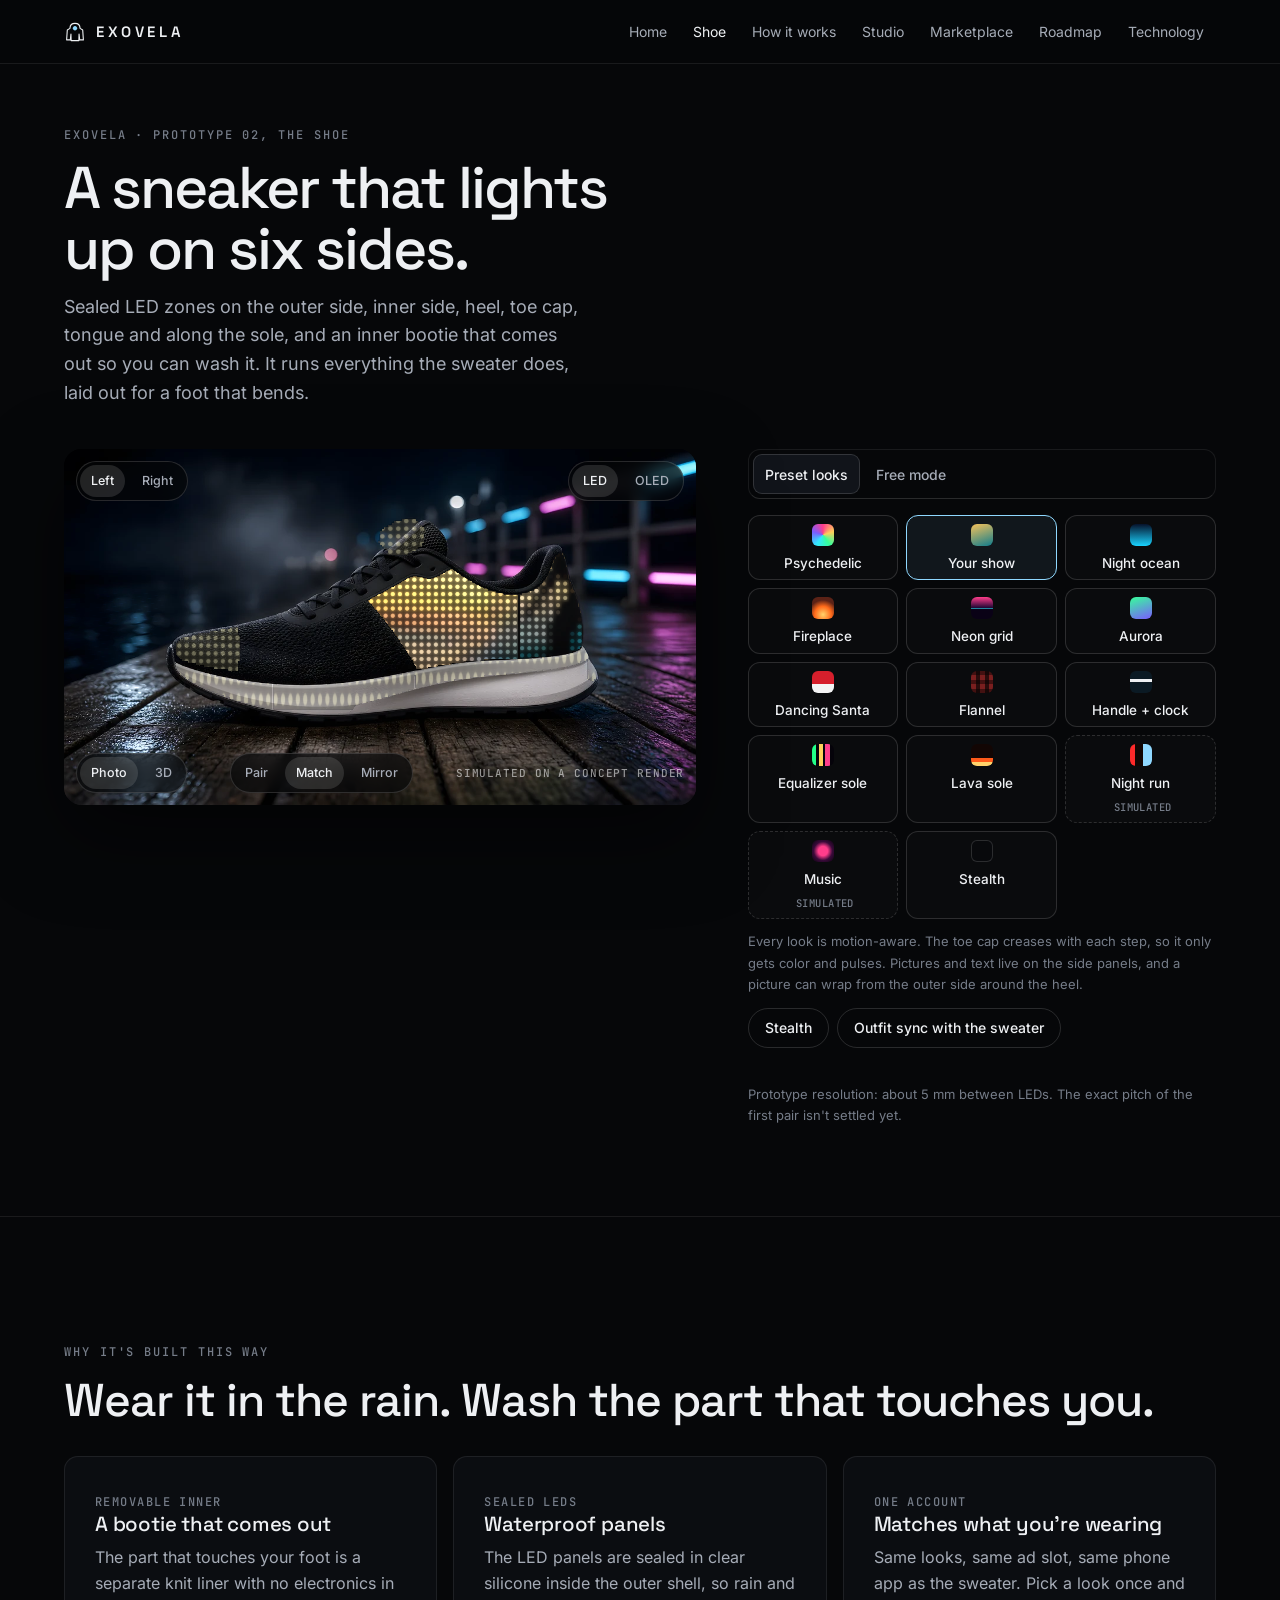
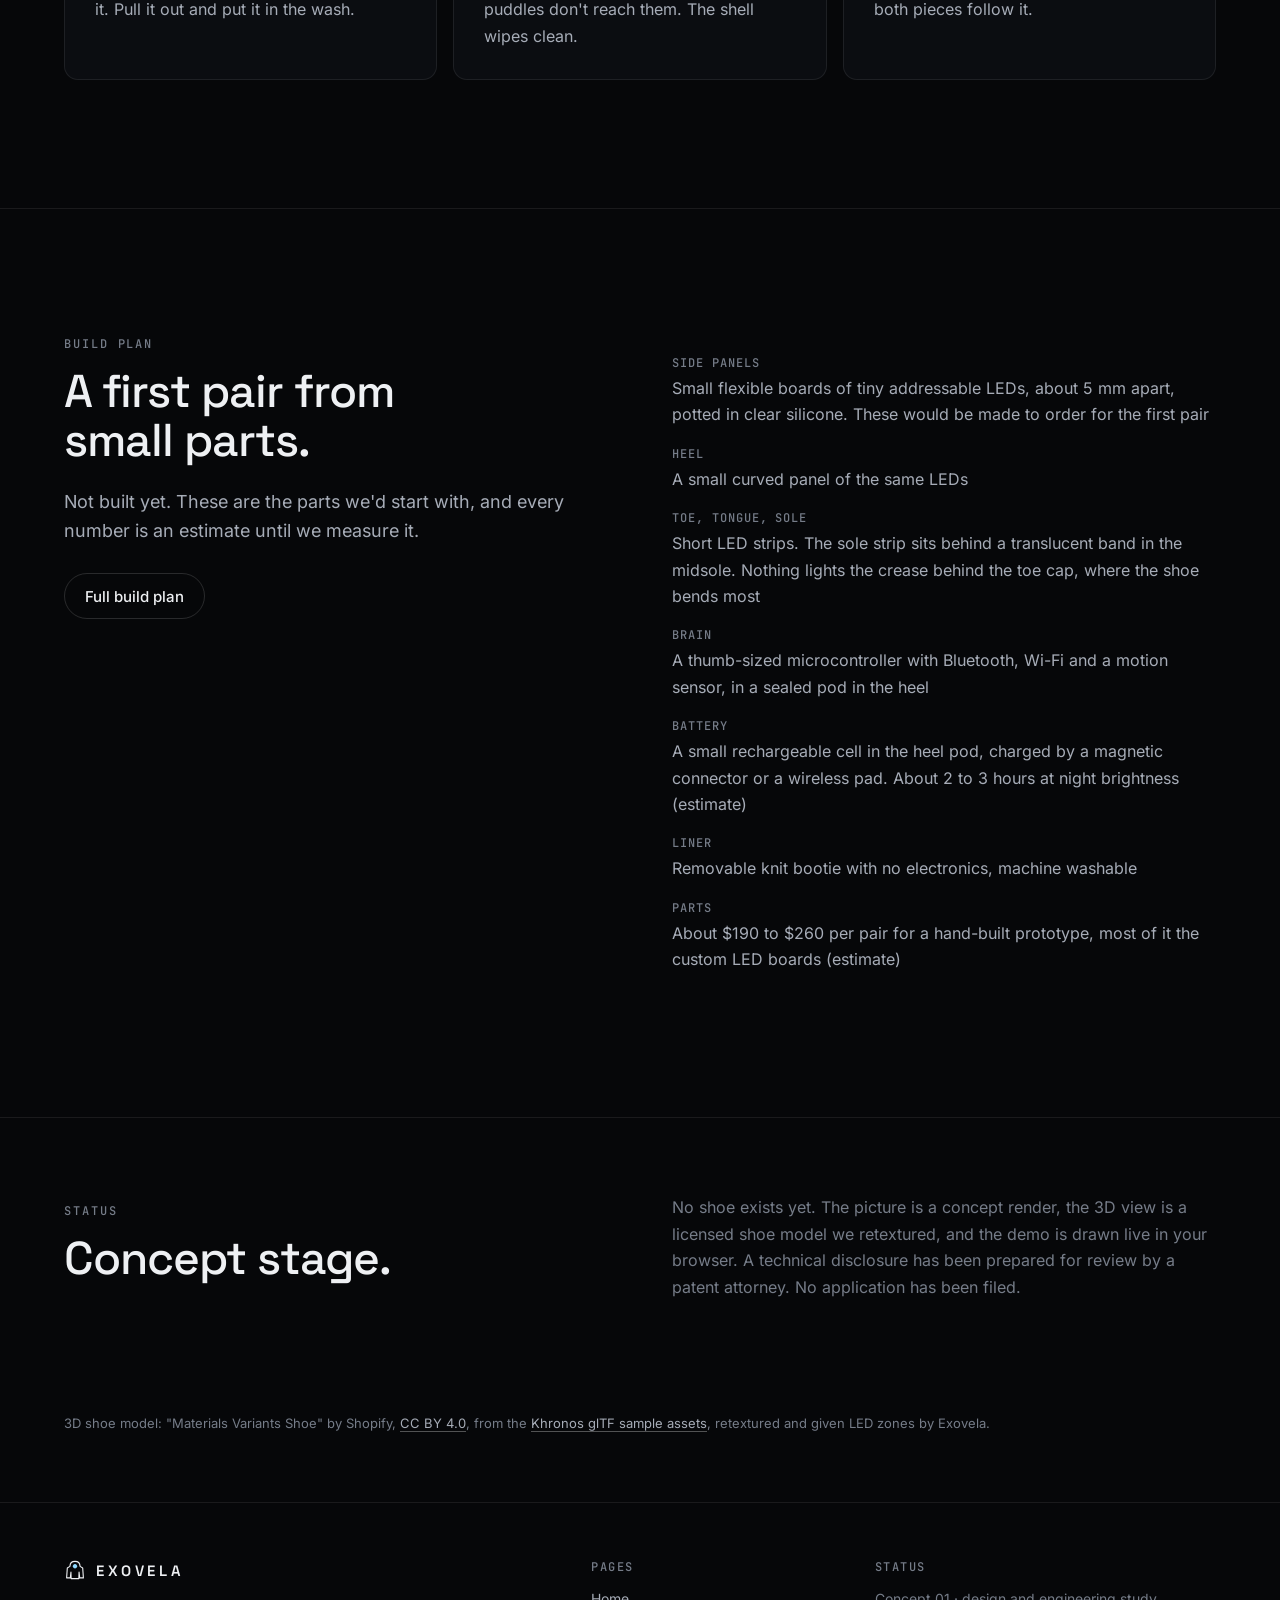
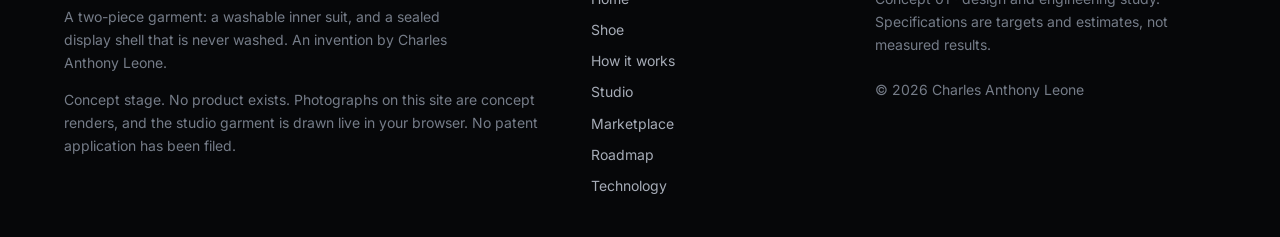
<file: shoe.html>
<!doctype html>
<html lang="en"><head><meta charset="utf-8"><meta name="viewport" content="width=device-width,initial-scale=1,viewport-fit=cover">
<title>Exovela Shoe | Flagship 02, six zones that light up</title><meta name="description" content="The Exovela shoe has six sealed LED zones and a removable, washable inner bootie. Try its live demo in photo or 3D, as a pair. Concept by Charles Anthony Leone."><meta name="theme-color" content="#02040a">
<meta property="og:type" content="website"><meta property="og:title" content="Exovela Shoe | Flagship 02, six zones that light up"><meta property="og:description" content="The Exovela shoe has six sealed LED zones and a removable, washable inner bootie. Try its live demo in photo or 3D, as a pair. Concept by Charles Anthony Leone.">
<link rel="icon" href="assets/favicon.svg" type="image/svg+xml">
<link rel="preload" href="assets/fonts/space-grotesk.woff2" as="font" type="font/woff2" crossorigin>
<link rel="stylesheet" href="assets/site.css"><link rel="preload" as="image" type="image/avif" imagesrcset="assets/img/shoe-side-1080.avif 1080w, assets/img/shoe-side-1440.avif 1440w, assets/img/shoe-side-2160.avif 2160w" imagesizes="(max-width: 900px) 92vw, 760px" fetchpriority="high">
<script type="importmap">{"imports":{"three":"./assets/vendor/three.module.min.js"}}</script>
</head>
<body class="page-shoe">

<div class="page">
<a class="skip-link" href="#main">Skip to content</a>
<header class="site-header"><div class="header-inner">
<a class="brand" href="index.html" aria-label="Exovela home"><svg class="brand-mark" viewBox="0 0 32 32" aria-hidden="true"><path d="M16 3.5c-4.6 0-7.2 3.3-7.4 7.2L4.8 13 3.8 27.5h5.4l.9-8.6.3 9.6h11.2l.3-9.6.9 8.6h5.4L27.2 13l-3.8-2.3C23.2 6.8 20.6 3.5 16 3.5Z" fill="none" stroke="currentColor" stroke-width="1.6" stroke-linejoin="round"/><path d="M12.6 11c.4-2.3 1.6-3.6 3.4-3.6s3 1.3 3.4 3.6c-.9 1.9-2 2.8-3.4 2.8s-2.5-.9-3.4-2.8Z" fill="#8fd8ff"/></svg><span class="brand-name">EXOVELA</span></a>
<button class="menu-toggle" type="button" aria-expanded="false" aria-controls="site-nav">Menu</button>
<nav id="site-nav" class="site-nav" aria-label="Main"><a href="index.html">Home</a><a href="shoe.html">Shoe</a><a href="how-it-works.html">How it works</a><a href="studio.html">Studio</a><a href="marketplace.html">Marketplace</a><a href="roadmap.html">Roadmap</a><a href="proof-of-concept.html">Technology</a></nav>
</div></header>
<main id="main" tabindex="-1">
<section class="lg-hero" data-live-garment="shoe" aria-labelledby="shoe-h">
  <div class="wrap shoe-grid">
    <div class="lg-head">
      <p class="eyebrow">Exovela · Prototype 02, the shoe</p>
      <h1 id="shoe-h">A sneaker that lights up on six sides.</h1>
      <p class="lede">Sealed LED zones on the outer side, inner side, heel, toe cap, tongue and along the sole, and an inner bootie that comes out so you can wash it. It runs everything the sweater does, laid out for a foot that bends.</p>
    </div>
    <div class="lg-stage shoe-stage">
      <picture>
        <source type="image/avif" srcset="assets/img/shoe-side-1080.avif 1080w, assets/img/shoe-side-1440.avif 1440w, assets/img/shoe-side-2160.avif 2160w" sizes="(max-width: 900px) 92vw, 760px">
        <img src="assets/img/shoe-side-1080.webp" srcset="assets/img/shoe-side-1080.webp 1080w, assets/img/shoe-side-1440.webp 1440w, assets/img/shoe-side-2160.webp 2160w" sizes="(max-width: 900px) 92vw, 760px" width="2160" height="1215" alt="Side view of a dark knit sneaker on a wet pier at night. The side, heel, toe cap, tongue and sole strip glow with LED pixels." fetchpriority="high" decoding="async">
      </picture>
      <canvas aria-label="Live shoe. Tap a zone to edit it." role="img"></canvas>
      <div class="lg-over lg-over-top">
        <div class="seg" role="group" aria-label="Foot"><button type="button" data-view="L" aria-pressed="true">Left</button><button type="button" data-view="R" aria-pressed="false">Right</button></div>
        <div class="seg" role="group" aria-label="Display look"><button type="button" data-look="0" aria-pressed="true">LED</button><button type="button" data-look="1" aria-pressed="false">OLED</button></div>
      </div>
      <div class="lg-3dctl" data-3dctl hidden><button type="button" class="icon-btn" data-spin aria-pressed="true" title="Auto-spin" aria-label="Auto-spin"><svg viewBox="0 0 24 24" width="18" height="18" aria-hidden="true"><path d="M20 12a8 8 0 1 1-2.34-5.66" fill="none" stroke="currentColor" stroke-width="1.8" stroke-linecap="round"/><path d="M20 4v4.5h-4.5" fill="none" stroke="currentColor" stroke-width="1.8" stroke-linecap="round" stroke-linejoin="round"/></svg></button><button type="button" class="icon-btn" data-reset title="Reset view" aria-label="Reset view"><svg viewBox="0 0 24 24" width="18" height="18" aria-hidden="true"><circle cx="12" cy="12" r="3" fill="none" stroke="currentColor" stroke-width="1.8"/><path d="M12 3v3M12 18v3M3 12h3M18 12h3" stroke="currentColor" stroke-width="1.8" stroke-linecap="round"/></svg></button></div>
      <p class="lg-hint" data-hint aria-hidden="true">Drag to rotate · Pinch or scroll to zoom · Two fingers or right-drag to move</p>
      <p class="lg-loading" aria-live="polite">Loading 3D…</p>
      <div class="lg-over lg-over-bottom">
        <div class="seg" role="group" aria-label="Viewer"><button type="button" data-mode3d="0" aria-pressed="true">Photo</button><button type="button" data-mode3d="1" aria-pressed="false">3D</button></div>
        <div class="seg" role="group" aria-label="Pair"><button type="button" data-pair aria-pressed="false">Pair</button><button type="button" data-pairmode="match" aria-pressed="true">Match</button><button type="button" data-pairmode="mirror" aria-pressed="false">Mirror</button></div>
        <span class="render-note" data-note>Simulated on a concept render</span>
      </div>
    </div>
    <div class="lg-panel">
      <div class="tabs" role="tablist" aria-label="Demo mode">
        <button type="button" role="tab" data-tab="looks" aria-selected="true">Preset looks</button>
        <button type="button" role="tab" data-tab="free" aria-selected="false">Free mode</button>
      </div>
      <div data-pane="looks">
        <div class="presets" data-presets></div>
        <p class="fine">Every look is motion-aware. The toe cap creases with each step, so it only gets color and pulses. Pictures and text live on the side panels, and a picture can wrap from the outer side around the heel.</p>
      </div>
      <div data-pane="free" hidden>
        <p class="lg-label">1 · Pick a zone, or tap one on the shoe</p>
        <div class="chips" data-zones></div>
        <p class="lg-label">2 · Give it a source</p>
        <div class="tabs tabs-sm" role="tablist" aria-label="Source">
          <button type="button" role="tab" data-src="shows" aria-selected="true">Shows</button>
          <button type="button" role="tab" data-src="mirror" aria-selected="false">Phone</button>
          <button type="button" role="tab" data-src="code" aria-selected="false">Code</button>
          <button type="button" role="tab" data-src="draw" aria-selected="false">Draw</button>
          <button type="button" role="tab" data-src="game" aria-selected="false">Game</button>
          <button type="button" role="tab" data-src="ad" aria-selected="false">Ad slot</button>
          <button type="button" role="tab" data-src="widgets" aria-selected="false">Widgets</button>
          <button type="button" role="tab" data-src="patterns" aria-selected="false">Patterns</button>
        </div>
        <div data-srcpane="shows">
          <label class="lg-inline">Play across <select data-span><option value="zone">this zone</option><option value="wrap" selected>outer side, around the heel, inner side</option><option value="all">every zone, each framed on its own</option></select></label>
          <div class="chans" data-shows></div>
          <p class="fine">Host your shows: anything you have the rights to. These clips are originals made for this demo.</p>
        </div>
        <div data-srcpane="mirror" hidden>
          <div class="phone-row"><div class="phone"><canvas data-mirror width="180" height="320" aria-label="Simulated phone screen"></canvas></div>
          <p class="fine">Simulated mirroring. Your phone's screen goes to the selected zone, live. In the product it would stream over Wi-Fi from an app.</p></div>
        </div>
        <div data-srcpane="code" hidden>
          <div class="code-head"><span class="fine">draw(led, t): led.w, led.h, led.set(x, y, r, g, b), led.fill(), led.text(), led.hsv()</span></div>
          <textarea data-code spellcheck="false" rows="8" aria-label="Code for the selected zone"></textarea>
          <div class="actions-sm"><button type="button" class="btn btn-sm btn-led" data-run>Run on this zone</button><button type="button" class="btn btn-sm" data-sample="plasma">Plasma</button><button type="button" class="btn btn-sm" data-sample="ticker">Ticker</button><button type="button" class="btn btn-sm" data-sample="life">Dot rain</button></div>
          <p class="fine" data-code-err aria-live="polite">Your code runs in its own worker thread, away from this page, and is stopped if a frame takes longer than a second.</p>
        </div>
        <div data-srcpane="draw" hidden>
          <div class="phone-row"><div class="phone">
            <div class="ptabs" role="tablist"><button type="button" role="tab" data-ptab="text" aria-selected="true">Text</button><button type="button" role="tab" data-ptab="pad" aria-selected="false">Draw</button></div>
            <div data-ppane="text"><textarea data-text rows="4" aria-label="Message for the shoe">nice shoes</textarea><button type="button" class="btn btn-sm btn-led" data-send>Send to shoe</button></div>
            <div data-ppane="pad" hidden><canvas data-pad width="300" height="300" aria-label="Draw pad"></canvas><div class="inks"><button type="button" data-ink="#8fd8ff" aria-label="Blue"></button><button type="button" data-ink="#ff5fa2" aria-label="Pink"></button><button type="button" data-ink="#ffcf5a" aria-label="Yellow"></button><button type="button" data-ink="#36ff9a" aria-label="Green"></button><button type="button" class="btn btn-sm" data-clear>Clear</button></div></div>
          </div>
          <p class="fine">Write or draw on your phone and it shows up on the zone you picked. The outer side is the default.</p></div>
        </div>
        <div data-srcpane="game" hidden>
          <div class="phone-row"><div class="phone"><div class="ttt" data-ttt></div><p class="fine" data-ttt-status aria-live="polite"></p><button type="button" class="btn btn-sm" data-ttt-new>New game</button></div>
          <p class="fine">Tic-tac-toe on the side panel. Tap a square on the shoe or on the phone. You're X.</p></div>
        </div>
        <div data-srcpane="ad" hidden data-ad>
          <div class="card ad-card"><span class="num">AD SLOT · A-0142</span><h3>Bound to your account</h3>
          <p>Rent out a slot and it follows you: whatever Exovela piece you wear, the slot shows up in the same place. Here it sits on the shoe's heel, and it moves to the sweater's back when you put on the <a href="index.html#live">sweater</a>.</p>
          <p class="fine" data-ad-state></p><button type="button" class="btn btn-sm btn-led" data-ad-toggle aria-pressed="false">Turn the slot on</button></div>
        </div>
        <div data-srcpane="widgets" hidden>
          <div class="chips"><button type="button" class="chip" data-pat="clock">Clock</button><button type="button" class="chip" data-pat="temp" data-opts='{"value":48}'>Temperature (demo value)</button><button type="button" class="chip" data-pat="ticker">Handle ticker</button><button type="button" class="chip" data-pat="eq" data-opts='{"vertical":true}'>Level meter</button></div>
          <label class="lg-inline">Your handle <input data-handle value="@yourname" maxlength="24"></label>
        </div>
        <div data-srcpane="patterns" hidden>
          <div class="chips"><button type="button" class="chip" data-pat="flannel">Flannel</button><button type="button" class="chip" data-pat="plasma">Psychedelic</button><button type="button" class="chip" data-pat="stripes">Stripes</button><button type="button" class="chip" data-pat="snow">Snow</button><button type="button" class="chip" data-pat="fireplace">Fireplace</button><button type="button" class="chip" data-pat="eq">Equalizer</button><button type="button" class="chip" data-pat="grid">Neon grid</button><button type="button" class="chip" data-pat="warp">Warp</button><button type="button" class="chip" data-off>Off</button></div>
          <label class="lg-inline">Solid color <input type="color" data-solid value="#2a6cff"></label>
        </div>
      </div>
      <div class="lg-actions" data-sim hidden>
        <button type="button" class="btn btn-sm btn-brake" data-brake>Stop <small>simulated</small></button>
        <button type="button" class="btn btn-sm" data-stepnow>Take a step <small>simulated</small></button>
      </div>
      <div class="lg-actions">
        <button type="button" class="btn btn-sm" data-stealth aria-pressed="false">Stealth</button>
        <button type="button" class="btn btn-sm btn-sync" data-outfit aria-pressed="false">Outfit sync with the sweater</button>
      </div>
      <p class="fine lg-status" data-lg-status aria-live="polite"></p>
      <p class="fine">Prototype resolution: about 5 mm between LEDs. The exact pitch of the first pair isn't settled yet.</p>
    </div>
  </div>
</section>

<section class="section rule">
  <div class="wrap">
    <div class="reveal"><p class="eyebrow">Why it's built this way</p><h2>Wear it in the rain. Wash the part that touches you.</h2></div>
    <div class="grid g3" style="margin-top:32px">
      <div class="card reveal"><span class="num">REMOVABLE INNER</span><h3>A bootie that comes out</h3><p>The part that touches your foot is a separate knit liner with no electronics in it. Pull it out and put it in the wash.</p></div>
      <div class="card reveal"><span class="num">SEALED LEDS</span><h3>Waterproof panels</h3><p>The LED panels are sealed in clear silicone inside the outer shell, so rain and puddles don't reach them. The shell wipes clean.</p></div>
      <div class="card reveal"><span class="num">ONE ACCOUNT</span><h3>Matches what you're wearing</h3><p>Same looks, same ad slot, same phone app as the sweater. Pick a look once and both pieces follow it.</p></div>
    </div>
  </div>
</section>

<section class="section rule">
  <div class="wrap split" style="align-items:start">
    <div class="reveal"><p class="eyebrow">Build plan</p><h2>A first pair from small parts.</h2>
      <p class="lede">Not built yet. These are the parts we'd start with, and every number is an estimate until we measure it.</p>
      <div class="actions"><a class="btn" href="proof-of-concept.html#build">Full build plan</a></div></div>
    <div class="reveal"><dl class="spec">
      <dt>Side panels</dt><dd>Small flexible boards of tiny addressable LEDs, about 5 mm apart, potted in clear silicone. These would be made to order for the first pair</dd>
      <dt>Heel</dt><dd>A small curved panel of the same LEDs</dd>
      <dt>Toe, tongue, sole</dt><dd>Short LED strips. The sole strip sits behind a translucent band in the midsole. Nothing lights the crease behind the toe cap, where the shoe bends most</dd>
      <dt>Brain</dt><dd>A thumb-sized microcontroller with Bluetooth, Wi-Fi and a motion sensor, in a sealed pod in the heel</dd>
      <dt>Battery</dt><dd>A small rechargeable cell in the heel pod, charged by a magnetic connector or a wireless pad. About 2 to 3 hours at night brightness (estimate)</dd>
      <dt>Liner</dt><dd>Removable knit bootie with no electronics, machine washable</dd>
      <dt>Parts</dt><dd>About $190 to $260 per pair for a hand-built prototype, most of it the custom LED boards (estimate)</dd>
    </dl></div>
  </div>
</section>

<section class="section-tight rule">
  <div class="wrap split" style="align-items:center">
    <div class="reveal"><p class="eyebrow">Status</p><h2>Concept stage.</h2></div>
    <p class="muted reveal">No shoe exists yet. The picture is a concept render, the 3D view is a licensed shoe model we retextured, and the demo is drawn live in your browser. A technical disclosure has been prepared for review by a patent attorney. No application has been filed.</p>
  </div>
</section>

<p class="model-credit wrap fine">3D shoe model: "Materials Variants Shoe" by Shopify, <a href="https://creativecommons.org/licenses/by/4.0/" rel="license noopener">CC BY 4.0</a>, from the <a href="https://github.com/KhronosGroup/glTF-Sample-Assets" rel="noopener">Khronos glTF sample assets</a>, retextured and given LED zones by Exovela.</p>
</main>
<footer class="site-footer"><div class="footer-inner">
<div><a class="brand" href="index.html"><svg class="brand-mark" viewBox="0 0 32 32" aria-hidden="true"><path d="M16 3.5c-4.6 0-7.2 3.3-7.4 7.2L4.8 13 3.8 27.5h5.4l.9-8.6.3 9.6h11.2l.3-9.6.9 8.6h5.4L27.2 13l-3.8-2.3C23.2 6.8 20.6 3.5 16 3.5Z" fill="none" stroke="currentColor" stroke-width="1.6" stroke-linejoin="round"/><path d="M12.6 11c.4-2.3 1.6-3.6 3.4-3.6s3 1.3 3.4 3.6c-.9 1.9-2 2.8-3.4 2.8s-2.5-.9-3.4-2.8Z" fill="#8fd8ff"/></svg><span class="brand-name">EXOVELA</span></a>
<p style="margin-top:16px;max-width:420px">A two-piece garment: a washable inner suit, and a sealed display shell that is never washed. An invention by Charles Anthony Leone.</p>
<p class="fine">Concept stage. No product exists. Photographs on this site are concept renders, and the studio garment is drawn live in your browser. No patent application has been filed.</p></div>
<div class="footer-links"><span class="label">Pages</span><a href="index.html">Home</a><a href="shoe.html">Shoe</a><a href="how-it-works.html">How it works</a><a href="studio.html">Studio</a><a href="marketplace.html">Marketplace</a><a href="roadmap.html">Roadmap</a><a href="proof-of-concept.html">Technology</a></div>
<div class="footer-links"><span class="label">Status</span><p class="fine">Concept 01 · design and engineering study. Specifications are targets and estimates, not measured results.</p><p class="fine">© <span id="year">2026</span> Charles Anthony Leone</p></div>
</div></footer>
</div>

<script src="assets/site.js" defer></script>
<script type="module" src="assets/live-ui.js"></script>
</body></html>
</file>
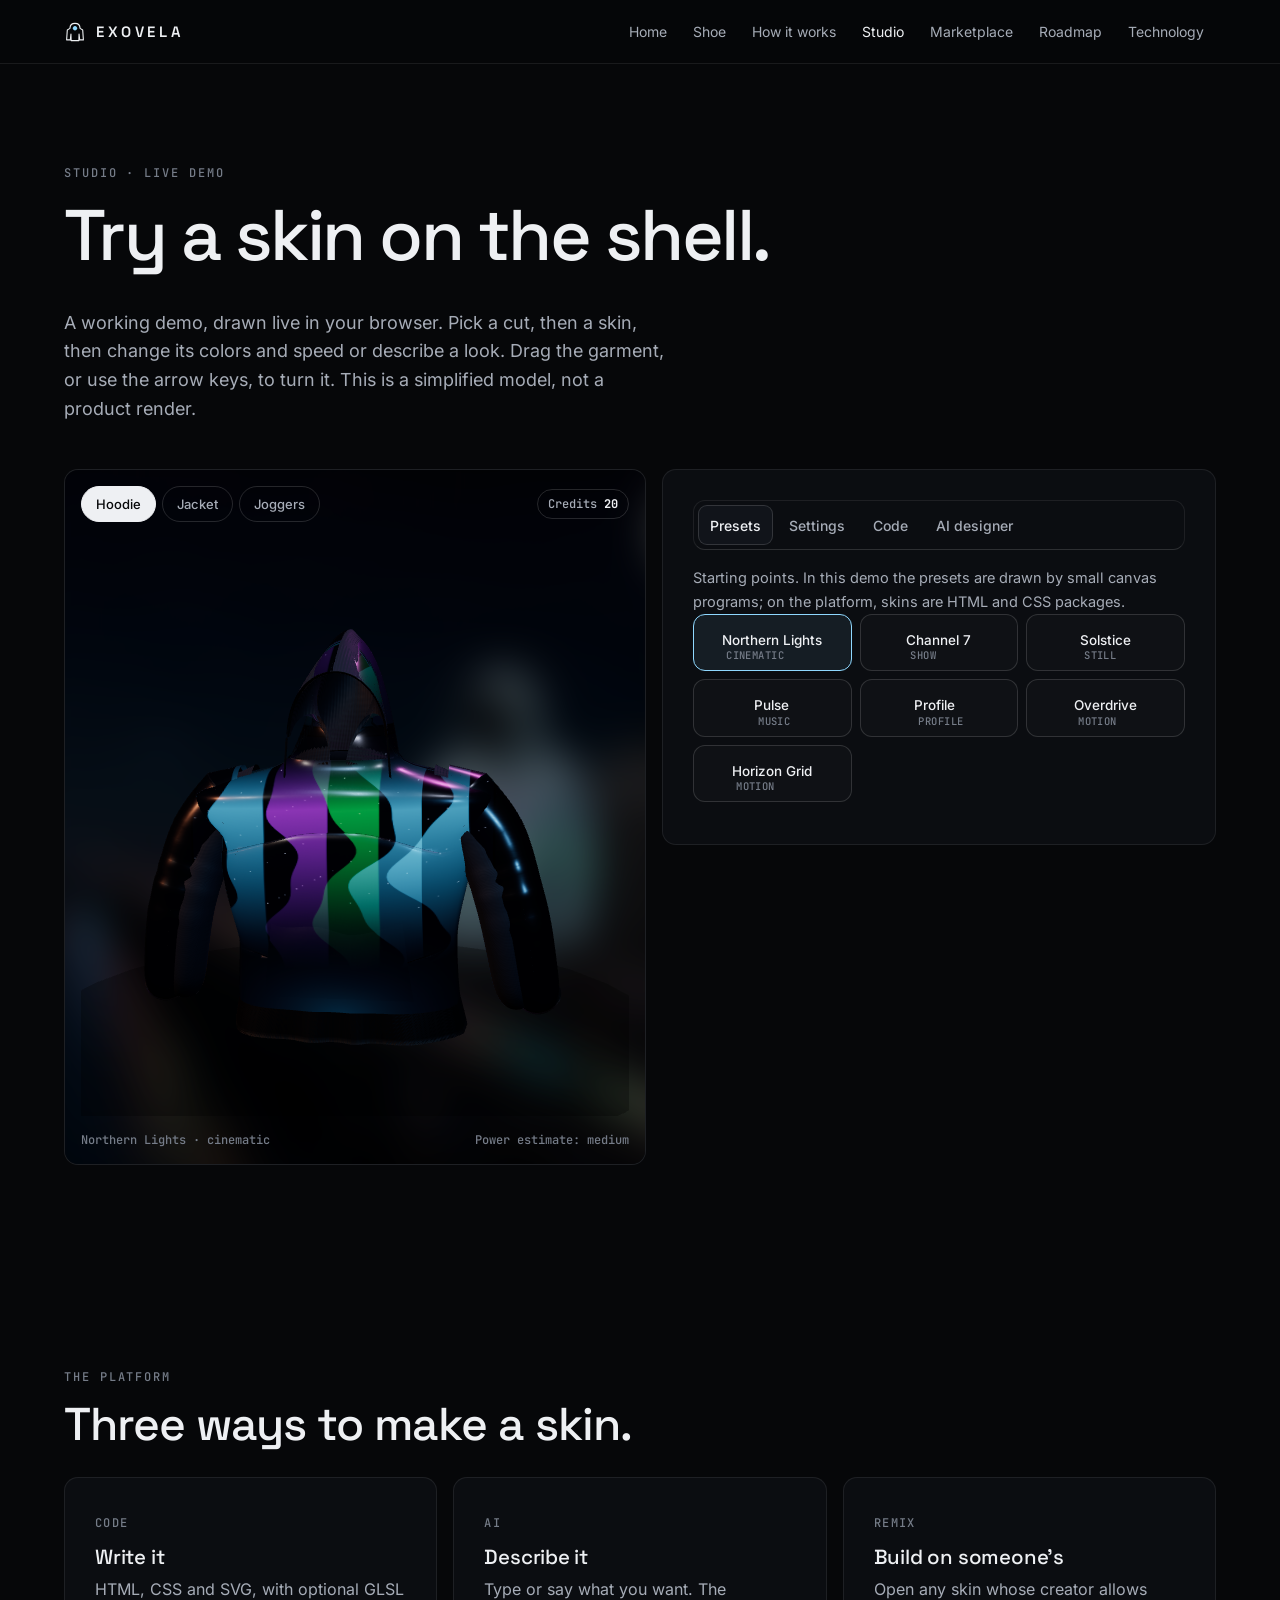
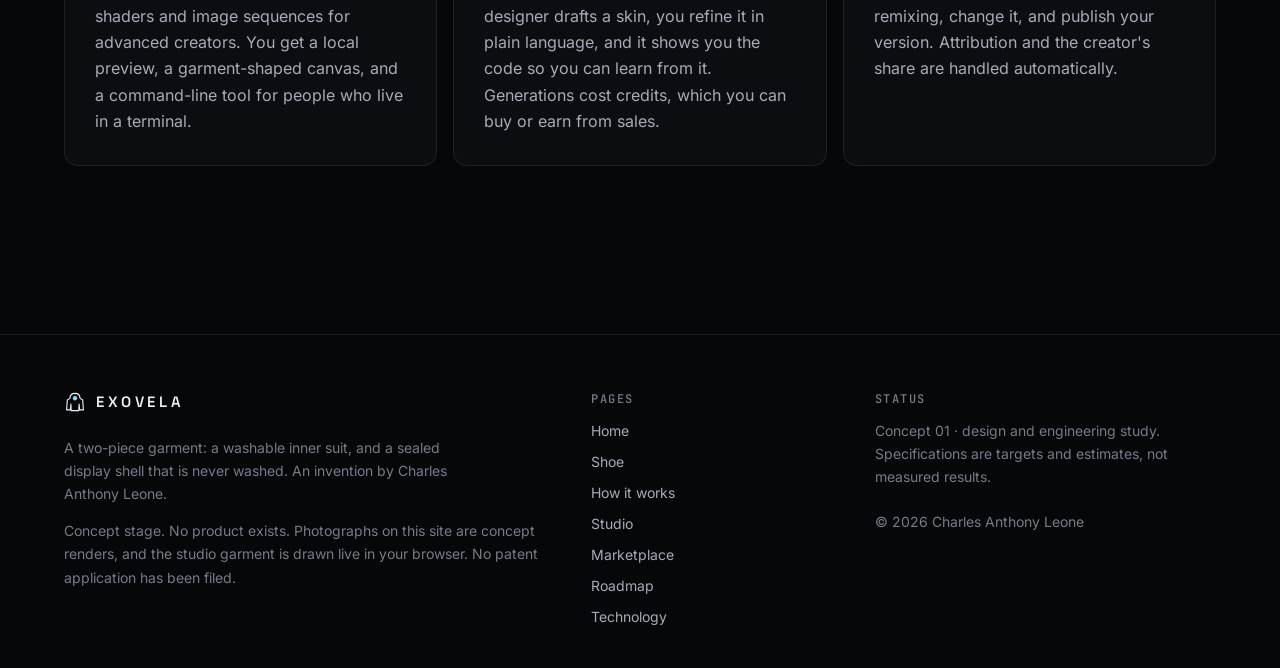
<file: studio.html>
<!doctype html>
<html lang="en"><head><meta charset="utf-8"><meta name="viewport" content="width=device-width,initial-scale=1,viewport-fit=cover">
<title>Studio | Exovela</title><meta name="description" content="Design an Exovela skin live in your browser: pick a cut, recolor it, edit its HTML and CSS, or describe it to the AI designer."><meta name="theme-color" content="#02040a">
<meta property="og:type" content="website"><meta property="og:title" content="Studio | Exovela"><meta property="og:description" content="Design an Exovela skin live in your browser: pick a cut, recolor it, edit its HTML and CSS, or describe it to the AI designer.">
<link rel="icon" href="assets/favicon.svg" type="image/svg+xml">
<link rel="preload" href="assets/fonts/space-grotesk.woff2" as="font" type="font/woff2" crossorigin>
<link rel="stylesheet" href="assets/site.css">
<script type="importmap">{"imports":{"three":"./assets/vendor/three.module.min.js"}}</script>
</head>
<body class="">

<div class="page">
<a class="skip-link" href="#main">Skip to content</a>
<header class="site-header"><div class="header-inner">
<a class="brand" href="index.html" aria-label="Exovela home"><svg class="brand-mark" viewBox="0 0 32 32" aria-hidden="true"><path d="M16 3.5c-4.6 0-7.2 3.3-7.4 7.2L4.8 13 3.8 27.5h5.4l.9-8.6.3 9.6h11.2l.3-9.6.9 8.6h5.4L27.2 13l-3.8-2.3C23.2 6.8 20.6 3.5 16 3.5Z" fill="none" stroke="currentColor" stroke-width="1.6" stroke-linejoin="round"/><path d="M12.6 11c.4-2.3 1.6-3.6 3.4-3.6s3 1.3 3.4 3.6c-.9 1.9-2 2.8-3.4 2.8s-2.5-.9-3.4-2.8Z" fill="#8fd8ff"/></svg><span class="brand-name">EXOVELA</span></a>
<button class="menu-toggle" type="button" aria-expanded="false" aria-controls="site-nav">Menu</button>
<nav id="site-nav" class="site-nav" aria-label="Main"><a href="index.html">Home</a><a href="shoe.html">Shoe</a><a href="how-it-works.html">How it works</a><a href="studio.html">Studio</a><a href="marketplace.html">Marketplace</a><a href="roadmap.html">Roadmap</a><a href="proof-of-concept.html">Technology</a></nav>
</div></header>
<main id="main" tabindex="-1">
<section class="page-hero" style="padding-bottom:28px">
  <div class="wrap">
    <p class="eyebrow">Studio · live demo</p>
    <h1>Try a skin on the shell.</h1>
    <p class="lede">A working demo, drawn live in your browser. Pick a cut, then a skin, then change its colors and speed or describe a look. Drag the garment, or use the arrow keys, to turn it. This is a simplified model, not a product render.</p>
  </div>
</section>

<section class="section-tight" style="padding-top:0">
  <div class="wrap studio">
    <div class="card neon preview">
      <div class="row" style="justify-content:space-between;margin-bottom:18px">
        <div class="cut-switch" role="group" aria-label="Garment cut">
          <button class="chip" data-cut="hoodie" aria-pressed="true">Hoodie</button>
          <button class="chip" data-cut="jacket" aria-pressed="false">Jacket</button>
          <button class="chip" data-cut="joggers" aria-pressed="false">Joggers</button>
        </div>
        <span class="credits" title="Demo credits. Nothing is charged.">Credits <b id="credits">20</b></span>
      </div>
      <div id="stage" data-garment data-cut="hoodie" data-skin="aurora" tabindex="0" role="img" aria-label="Live 3D garment. Use the left and right arrow keys to turn it."></div>
      <div class="row" style="justify-content:space-between;margin-top:16px">
        <span class="stage-hint" id="skin-name">Northern Lights · cinematic</span>
        <span class="stage-hint" id="power">Power estimate: medium</span>
      </div>
    </div>

    <div class="card">
      <div class="tabs" role="tablist" aria-label="Studio tools">
        <button role="tab" aria-selected="true" aria-controls="p-presets" id="t-presets">Presets</button>
        <button role="tab" aria-selected="false" aria-controls="p-settings" id="t-settings">Settings</button>
        <button role="tab" aria-selected="false" aria-controls="p-code" id="t-code">Code</button>
        <button role="tab" aria-selected="false" aria-controls="p-ai" id="t-ai">AI designer</button>
      </div>

      <div class="panel" id="p-presets" role="tabpanel" aria-labelledby="t-presets">
        <p class="muted" style="font-size:14.5px">Starting points. In this demo the presets are drawn by small canvas programs; on the platform, skins are HTML and CSS packages.</p>
        <div class="presets" id="presets"></div>
      </div>

      <div class="panel" id="p-settings" role="tabpanel" aria-labelledby="t-settings" hidden>
        <div class="field"><span class="label">Colors</span>
          <div class="row">
            <label class="row" style="gap:8px"><input type="color" id="c-a" value="#ff2d55"> <span class="muted">Primary</span></label>
            <label class="row" style="gap:8px"><input type="color" id="c-b" value="#0a84ff"> <span class="muted">Secondary</span></label>
            <label class="row" style="gap:8px"><input type="color" id="c-c" value="#05060c"> <span class="muted">Base</span></label>
          </div>
        </div>
        <div class="field"><label for="speed">Motion speed <span id="speed-v" class="mono">1.0×</span></label><input type="range" id="speed" min="0.25" max="3" step="0.05" value="1"></div>
        <div class="field"><label for="bright">Brightness <span id="bright-v" class="mono">100%</span></label><input type="range" id="bright" min="20" max="130" step="1" value="100"></div>
        <div class="field"><span class="label">Mode</span>
          <div class="seg" role="group" aria-label="Mode">
            <button class="chip" data-mode="live" aria-pressed="true">Live</button>
            <button class="chip" data-mode="still" aria-pressed="false">Still frame</button>
            <button class="chip" data-mode="off" aria-pressed="false">Display off</button>
          </div>
        </div>
        <p class="note">On a real garment, these are the base settings in the companion app. Brightness also has a hard ceiling for night and driving.</p>
      </div>

      <div class="panel" id="p-code" role="tabpanel" aria-labelledby="t-code" hidden>
        <div class="field"><label for="code-html">HTML</label><textarea id="code-html" spellcheck="false" style="min-height:90px"></textarea></div>
        <div class="field"><label for="code-css">CSS · use var(--a), var(--b), var(--c) and var(--s)</label><textarea id="code-css" spellcheck="false"></textarea></div>
        <div class="row"><button class="btn btn-led" id="apply"><span>Apply to garment</span></button><button class="btn" id="reset">Reset to preset</button></div>
        <p class="status" id="code-status" role="status"></p>
        <p class="note">In this demo, Apply reads the color and speed variables from your CSS and applies them to the preset. On the platform, the whole file is rendered in a sandbox with scripts and network access turned off, then checked for flash rate (no more than three flashes a second), brightness and power before it can be worn.</p>
      </div>

      <div class="panel" id="p-ai" role="tabpanel" aria-labelledby="t-ai" hidden>
        <div class="field"><label for="prompt">Describe your design</label><input type="text" id="prompt" placeholder="e.g. slow purple and teal aurora, calm"></div>
        <div class="row"><button class="btn btn-led" id="gen"><span>Generate · 1 credit</span></button>
          <div class="row" style="gap:6px" id="ideas"></div></div>
        <p class="status" id="ai-status" role="status"></p>
        <div class="callout info" style="margin-top:14px;font-size:14px"><strong>About this demo.</strong> No model is called from this page, and no credits are charged. Keyword rules in your browser pick a style and colors so you can feel the flow. In the product, a design model writes the skin, and the same safety checks run before anything goes on a shell. People can also play media they have the rights to — a show, a music visualizer, a still they made.</div>
      </div>
    </div>
  </div>
</section>

<section class="section">
  <div class="wrap">
    <div class="reveal"><p class="eyebrow">The platform</p><h2>Three ways to make a skin.</h2></div>
    <div class="grid g3" style="margin-top:28px">
      <div class="card reveal"><span class="num">CODE</span><h3 style="margin-top:12px">Write it</h3><p>HTML, CSS and SVG, with optional GLSL shaders and image sequences for advanced creators. You get a local preview, a garment-shaped canvas, and a command-line tool for people who live in a terminal.</p></div>
      <div class="card reveal"><span class="num">AI</span><h3 style="margin-top:12px">Describe it</h3><p>Type or say what you want. The designer drafts a skin, you refine it in plain language, and it shows you the code so you can learn from it. Generations cost credits, which you can buy or earn from sales.</p></div>
      <div class="card reveal"><span class="num">REMIX</span><h3 style="margin-top:12px">Build on someone's</h3><p>Open any skin whose creator allows remixing, change it, and publish your version. Attribution and the creator's share are handled automatically.</p></div>
    </div>
  </div>
</section>
</main>
<footer class="site-footer"><div class="footer-inner">
<div><a class="brand" href="index.html"><svg class="brand-mark" viewBox="0 0 32 32" aria-hidden="true"><path d="M16 3.5c-4.6 0-7.2 3.3-7.4 7.2L4.8 13 3.8 27.5h5.4l.9-8.6.3 9.6h11.2l.3-9.6.9 8.6h5.4L27.2 13l-3.8-2.3C23.2 6.8 20.6 3.5 16 3.5Z" fill="none" stroke="currentColor" stroke-width="1.6" stroke-linejoin="round"/><path d="M12.6 11c.4-2.3 1.6-3.6 3.4-3.6s3 1.3 3.4 3.6c-.9 1.9-2 2.8-3.4 2.8s-2.5-.9-3.4-2.8Z" fill="#8fd8ff"/></svg><span class="brand-name">EXOVELA</span></a>
<p style="margin-top:16px;max-width:420px">A two-piece garment: a washable inner suit, and a sealed display shell that is never washed. An invention by Charles Anthony Leone.</p>
<p class="fine">Concept stage. No product exists. Photographs on this site are concept renders, and the studio garment is drawn live in your browser. No patent application has been filed.</p></div>
<div class="footer-links"><span class="label">Pages</span><a href="index.html">Home</a><a href="shoe.html">Shoe</a><a href="how-it-works.html">How it works</a><a href="studio.html">Studio</a><a href="marketplace.html">Marketplace</a><a href="roadmap.html">Roadmap</a><a href="proof-of-concept.html">Technology</a></div>
<div class="footer-links"><span class="label">Status</span><p class="fine">Concept 01 · design and engineering study. Specifications are targets and estimates, not measured results.</p><p class="fine">© <span id="year">2026</span> Charles Anthony Leone</p></div>
</div></footer>
</div>

<script src="assets/site.js" defer></script>
<script type="module" src="assets/main.js"></script><script type="module" src="assets/studio.js"></script>
</body></html>
</file>
<file: assets/site.css>
/* Exovela r2: quiet hardware-launch system. Colour lives on the shell's screen, not in the UI. */
@font-face{font-family:"Space Grotesk";src:url(fonts/space-grotesk.woff2) format("woff2");font-weight:300 700;font-display:swap}
@font-face{font-family:"Inter";src:url(fonts/inter.woff2) format("woff2");font-weight:100 900;font-display:swap}
@font-face{font-family:"JetBrains Mono";src:url(fonts/jetbrains-mono.woff2) format("woff2");font-weight:100 800;font-display:swap}
:root{
  --bg:#060709;--bg2:#0b0d11;--bg3:#11141a;--ink:#eef0f3;--dim:#a6acb7;--faint:#757c88;--line:rgba(255,255,255,.08);--line2:rgba(255,255,255,.14);
  --accent:#8fd8ff;--r:14px;--wrap:1200px;
  --font:"Inter",ui-sans-serif,system-ui,-apple-system,"Segoe UI",Roboto,Arial,sans-serif;--display:"Space Grotesk","Inter",system-ui,sans-serif;--mono:"JetBrains Mono",ui-monospace,SFMono-Regular,Menlo,monospace;
}
*{box-sizing:border-box}
html{background:var(--bg);color-scheme:dark;-webkit-text-size-adjust:100%}
body{margin:0;color:var(--ink);font:16px/1.65 var(--font);-webkit-font-smoothing:antialiased;overflow-x:hidden;background:var(--bg)}
img,svg,video,canvas{max-width:100%;display:block}
a{color:var(--ink);text-decoration-color:rgba(255,255,255,.3);text-underline-offset:3px}a:hover{text-decoration-color:currentColor}
::selection{background:rgba(143,216,255,.3)}
.skip-link{position:absolute;left:-999px;top:8px;z-index:200;background:#000;color:#fff;padding:8px 12px;border-radius:8px}.skip-link:focus{left:8px}
:focus-visible{outline:2px solid var(--accent);outline-offset:3px}
.page{position:relative}

/* type */
h1,h2,h3,h4{font-family:var(--display);font-weight:500;letter-spacing:-.022em;line-height:1.06;margin:0 0 .5em;text-wrap:balance}
h1{font-size:clamp(38px,5.6vw,76px);letter-spacing:-.035em}
h2{font-size:clamp(28px,3.6vw,46px)}
h3{font-size:clamp(18px,1.6vw,21px);letter-spacing:-.01em;font-weight:500}
p{margin:0 0 1em}
.lede{font-size:clamp(17px,1.4vw,19px);color:var(--dim);max-width:600px;line-height:1.6}
.eyebrow{display:block;margin:0 0 16px;font:500 12px/1.2 var(--mono);letter-spacing:.16em;text-transform:uppercase;color:var(--faint)}
.neon-text{color:var(--dim)}
.muted{color:var(--faint)}.mono{font-family:var(--mono)}
.fine{font-size:13px;color:var(--faint)}

/* header */
.site-header{position:sticky;top:0;z-index:50;background:rgba(6,7,9,.72);backdrop-filter:blur(14px) saturate(120%);-webkit-backdrop-filter:blur(14px) saturate(120%);border-bottom:1px solid var(--line)}
.header-inner{max-width:var(--wrap);margin:0 auto;padding:12px 24px;display:flex;align-items:center;gap:20px}
.brand{display:inline-flex;align-items:center;gap:10px;text-decoration:none;color:var(--ink);flex:none}
.brand-mark{width:22px;height:22px;flex:none}
.brand-name{font:600 15px/1 var(--display);letter-spacing:.24em}
.site-nav{margin-left:auto;display:flex;gap:2px}
.site-nav a{font-size:14px;color:var(--dim);text-decoration:none;padding:8px 12px;border-radius:8px;transition:color .2s}
.site-nav a:hover{color:var(--ink)}
.site-nav a[aria-current=page]{color:var(--ink)}
.menu-toggle{display:none;margin-left:auto;background:transparent;border:1px solid var(--line2);color:var(--ink);border-radius:8px;padding:8px 14px;font:500 14px var(--font);cursor:pointer;min-height:40px}
@media (max-width:900px){
  .menu-toggle{display:inline-flex}
  .site-nav{display:none;position:absolute;left:12px;right:12px;top:calc(100% + 8px);flex-direction:column;padding:8px;border-radius:12px;background:var(--bg2);border:1px solid var(--line2)}
  .site-nav.is-open{display:flex}
  .site-nav a{padding:13px 14px;font-size:16px}
}

/* layout */
.wrap{max-width:var(--wrap);margin:0 auto;padding:0 24px}
.section{padding:clamp(72px,10vw,136px) 0}
.section-tight{padding:clamp(44px,6vw,80px) 0}
.rule{border-top:1px solid var(--line)}
.grid{display:grid;gap:16px}
.g2{grid-template-columns:repeat(2,minmax(0,1fr))}.g3{grid-template-columns:repeat(3,minmax(0,1fr))}.g4{grid-template-columns:repeat(4,minmax(0,1fr))}
@media (max-width:980px){.g4{grid-template-columns:repeat(2,minmax(0,1fr))}.g3{grid-template-columns:repeat(2,minmax(0,1fr))}}
@media (max-width:680px){.g2,.g3,.g4{grid-template-columns:minmax(0,1fr)}}
.split{display:grid;grid-template-columns:minmax(0,1fr) minmax(0,1fr);gap:clamp(28px,5vw,80px);align-items:center}
@media (max-width:880px){.split{grid-template-columns:minmax(0,1fr)}}
.center{text-align:center}.center .lede{margin-left:auto;margin-right:auto}
.row{display:flex;flex-wrap:wrap;gap:10px;align-items:center}
.actions{display:flex;flex-wrap:wrap;gap:12px;margin-top:28px}

/* buttons, chips */
.btn{display:inline-flex;align-items:center;justify-content:center;min-height:46px;padding:0 20px;border-radius:999px;border:1px solid var(--line2);background:transparent;color:var(--ink);font:500 15px/1 var(--font);text-decoration:none;cursor:pointer;transition:background .2s,border-color .2s}
.btn:hover{border-color:rgba(255,255,255,.35)}
.btn-led{background:var(--ink);color:#07080a;border-color:var(--ink)}
.btn-led:hover{background:#fff}
.chip{min-height:36px;padding:0 14px;border-radius:999px;border:1px solid var(--line2);background:transparent;color:var(--dim);font:500 13px var(--font);cursor:pointer}
.chip[aria-pressed=true]{color:#07080a;background:var(--ink);border-color:var(--ink)}
.chip:hover{color:var(--ink)}.chip[aria-pressed=true]:hover{color:#07080a}
.tag{font:500 12px var(--mono);color:var(--faint);letter-spacing:.06em}

/* cards */
.card{background:var(--bg2);border:1px solid var(--line);border-radius:var(--r);padding:clamp(20px,2.4vw,30px)}
.card.neon{background:var(--bg2)}
.card h3{margin:0 0 8px}
.card p{color:var(--dim);margin:0}
.num{font:500 12px var(--mono);letter-spacing:.12em;color:var(--faint)}
.list{list-style:none;padding:0;margin:16px 0 0;display:grid;gap:8px}
.list li{position:relative;padding-left:18px;color:var(--dim)}
.list li::before{content:"";position:absolute;left:0;top:.72em;width:8px;height:1px;background:var(--faint)}
.feature{display:flex;gap:14px}.feature .icon{flex:none;width:36px;height:36px;border-radius:10px;border:1px solid var(--line2);display:grid;place-items:center;color:var(--dim)}.feature .icon svg{width:18px;height:18px}
.feature strong{display:block;font-weight:500;margin-bottom:2px}
.callout{border:1px solid var(--line2);border-radius:12px;padding:14px 16px;background:var(--bg3);color:var(--dim)}
.note{font-size:13.5px;color:var(--faint);margin-top:14px}
.tbl{overflow-x:auto;border:1px solid var(--line);border-radius:var(--r)}
table{width:100%;border-collapse:collapse;font-size:14.5px}
th,td{padding:12px 16px;text-align:left;border-bottom:1px solid var(--line);vertical-align:top}
th{font:500 12px var(--mono);letter-spacing:.08em;text-transform:uppercase;color:var(--faint)}
tr:last-child td{border-bottom:0}
td{color:var(--dim)}td strong{color:var(--ink);font-weight:500}
.formula{font:13px/1.7 var(--mono);color:var(--dim);background:var(--bg3);border:1px solid var(--line);border-radius:12px;padding:18px;overflow-x:auto}

/* reveal */
.js .reveal{opacity:0;transform:translateY(14px);transition:opacity .8s ease,transform .8s ease}
.js .reveal.in{opacity:1;transform:none}
@media (prefers-reduced-motion:reduce){.js .reveal{opacity:1;transform:none;transition:none}}

/* photo composites */
.cmp{position:relative;overflow:hidden;background:#04060a}
.cmp-frame{position:absolute;left:0;top:0;will-change:transform}
.cmp-frame picture,.cmp-frame img,.cmp-fx{position:absolute;inset:0;width:100%;height:100%}
.cmp-frame img{object-fit:cover}
.render-note{position:absolute;right:16px;bottom:12px;z-index:3;font:500 11px var(--mono);letter-spacing:.08em;color:rgba(255,255,255,.55);text-transform:uppercase}

/* home hero */
.hero{position:relative;min-height:min(calc(100svh - 64px),1000px);display:flex;align-items:flex-start}
.hero .cmp{position:absolute;inset:0}
.hero .cmp::after{content:"";position:absolute;inset:0;background:linear-gradient(90deg,rgba(4,6,10,.55) 0%,rgba(4,6,10,.18) 38%,rgba(4,6,10,0) 55%),linear-gradient(0deg,var(--bg) 0%,rgba(6,7,9,0) 22%);pointer-events:none;z-index:2}
.hero-copy{position:relative;z-index:3;max-width:var(--wrap);margin:0 auto;padding:clamp(64px,10vh,120px) 24px 0;width:100%}
.hero-copy .inner{max-width:min(520px,40vw)}
.hero .lede{max-width:470px}
.hero h1{font-size:clamp(40px,4.6vw,68px)}
.hero .lede{font-size:clamp(16px,1.25vw,18px)}
@media (max-width:900px){
  .hero{display:block;min-height:0}
  .hero .cmp{position:relative;height:min(64svh,560px)}
  .hero .cmp::after{background:linear-gradient(0deg,var(--bg) 0%,rgba(6,7,9,0) 26%)}
  .hero-copy{margin-top:-28px;padding-top:0;padding-bottom:40px}
  .hero-copy .inner{max-width:none}
  .hero h1{font-size:clamp(32px,8.4vw,44px)}
}
.photo{position:relative;border-radius:var(--r);overflow:hidden;border:1px solid var(--line);aspect-ratio:16/9}
.photo .cmp{position:absolute;inset:0}
.caption{font-size:13.5px;color:var(--faint);margin-top:12px}

/* skin tiles (2D, animated) */
.tile{aspect-ratio:46/68;border-radius:10px;overflow:hidden;background:#000;border:1px solid var(--line)}
.tile canvas{width:100%;height:100%}
.listing .tile{margin-bottom:14px}
.listing-meta{display:flex;justify-content:space-between;align-items:baseline;gap:10px}
.listing-meta h3{margin:0}
.price{font:500 12px var(--mono);color:var(--faint)}

/* figures */
.fig{margin:0}
.fig svg{width:100%;height:auto}
.fig figcaption{font-size:13.5px;color:var(--faint);margin-top:10px}
.figwrap{background:var(--bg2);border:1px solid var(--line);border-radius:var(--r);padding:clamp(16px,3vw,32px)}
.spec dt{font:500 12px var(--mono);letter-spacing:.08em;text-transform:uppercase;color:var(--faint);margin-top:18px}
.spec dd{margin:4px 0 0;color:var(--dim)}

/* roadmap timeline */
.timeline{position:relative;display:grid;gap:16px}
.phase{position:relative}

/* studio */
.page-hero{padding:clamp(56px,8vw,104px) 0 clamp(28px,4vw,48px)}
.studio{display:grid;grid-template-columns:minmax(0,1.05fr) minmax(0,1fr);gap:16px;align-items:start}
@media (max-width:980px){.studio{grid-template-columns:minmax(0,1fr)}}
.preview{position:relative;overflow:hidden;padding:16px}
.preview::before{content:"";position:absolute;inset:0;background:url(img/hero-1440.webp) 72% 60%/cover;filter:blur(18px) brightness(.45);transform:scale(1.15);z-index:0}
.preview>*{position:relative;z-index:1}
#stage{height:min(64vh,600px);min-height:380px;cursor:grab;touch-action:pan-y}
#stage:active{cursor:grabbing}
.garment-canvas{width:100%;height:100%}
.credits{font:500 12px var(--mono);color:var(--dim);border:1px solid var(--line2);padding:6px 10px;border-radius:999px}
.credits b{color:var(--ink)}
.tabs{display:grid;grid-template-columns:repeat(4,minmax(0,1fr));gap:4px;padding:4px;border:1px solid var(--line);border-radius:12px;margin-bottom:18px}
.tabs [role=tab]{min-height:40px;border:0;border-radius:9px;background:transparent;color:var(--dim);font:500 14px var(--font);cursor:pointer}
.tabs [role=tab][aria-selected=true]{background:var(--bg3);color:var(--ink);box-shadow:inset 0 0 0 1px var(--line2)}
@media (max-width:520px){.tabs{grid-template-columns:repeat(2,minmax(0,1fr))}}
.presets{display:grid;grid-template-columns:repeat(3,minmax(0,1fr));gap:10px}
@media (max-width:520px){.presets{grid-template-columns:repeat(2,minmax(0,1fr))}}
.preset{display:flex;flex-direction:column;gap:8px;text-align:left;padding:8px;border-radius:10px;border:1px solid var(--line);background:transparent;color:var(--ink);font:500 13.5px var(--font);cursor:pointer}
.preset[aria-pressed=true]{border-color:rgba(255,255,255,.5)}
.preset small{display:block;color:var(--faint);font-weight:400;font-size:12px}
.preset-swatch{display:block;aspect-ratio:46/40;border-radius:6px;background:#000}
.field{margin-bottom:16px}.field label,.label{display:block;font-size:13.5px;color:var(--dim);margin-bottom:6px}
input[type=text],textarea{width:100%;background:var(--bg3);border:1px solid var(--line2);border-radius:10px;color:var(--ink);font:14px/1.5 var(--mono);padding:10px 12px}
textarea{min-height:170px;resize:vertical}
input[type=range]{width:100%;accent-color:var(--ink)}
input[type=color]{width:40px;height:32px;border:1px solid var(--line2);border-radius:8px;background:transparent;padding:2px}
.status{font-size:13.5px;color:var(--dim);min-height:1.4em;margin-top:10px}
.cut-switch,.seg{display:flex;flex-wrap:wrap;gap:6px}
.stage-hint{font:500 12px var(--mono);color:var(--faint)}

/* doc */
.doc-layout{display:grid;grid-template-columns:220px minmax(0,1fr);gap:48px}
@media (max-width:900px){.doc-layout{grid-template-columns:minmax(0,1fr)}}
.toc{position:sticky;top:84px;align-self:start;display:grid;gap:4px;font-size:14px}
.toc a{color:var(--faint);text-decoration:none}.toc a.is-current,.toc a:hover{color:var(--ink)}
.doc h2{font-size:clamp(24px,2.6vw,32px);margin-top:56px}
.doc p,.doc li{color:var(--dim)}

/* footer */
.site-footer{border-top:1px solid var(--line);padding:56px 0 40px;margin-top:40px}
.footer-inner{max-width:var(--wrap);margin:0 auto;padding:0 24px;display:grid;grid-template-columns:2fr 1fr 1.4fr;gap:40px}
@media (max-width:800px){.footer-inner{grid-template-columns:1fr}}
.footer-links{display:grid;gap:8px;align-content:start}
.footer-links a{color:var(--dim);text-decoration:none;font-size:14px}
.footer-links .label{font:500 12px var(--mono);letter-spacing:.12em;text-transform:uppercase;color:var(--faint);margin-bottom:4px}
.site-footer p{color:var(--faint);font-size:14px}
/* r3 live demo */
.live-grid{display:grid;grid-template-columns:minmax(0,560px) minmax(0,1fr);gap:clamp(28px,5vw,72px);align-items:center}
.live-stage{position:relative;aspect-ratio:3/4;border-radius:18px;overflow:hidden;background:#05060a;box-shadow:0 30px 80px rgba(0,0,0,.5)}
.live-stage picture,.live-stage img.live-poster,.live-stage canvas{position:absolute;inset:0;width:100%;height:100%;display:block}
.live-stage img.live-poster{object-fit:cover}
.live-stage canvas{opacity:0;transition:opacity .6s}
.live-stage.live-ready canvas{opacity:1}
.chans{display:grid;grid-template-columns:repeat(5,minmax(0,1fr));gap:10px;margin:26px 0 18px}
.chan{display:flex;flex-direction:column;align-items:stretch;gap:8px;padding:6px;border-radius:12px;border:1px solid var(--line2);background:rgba(255,255,255,.02);color:var(--ink);font:500 13px/1.2 var(--font);cursor:pointer;text-align:left;min-height:44px;transition:border-color .2s,background .2s}
.chan img{width:100%;height:auto;aspect-ratio:3/4;object-fit:cover;border-radius:7px;display:block}
.chan span{padding:0 2px 2px}
.chan[aria-pressed="true"]{border-color:var(--accent);background:rgba(143,216,255,.08)}
.chan:focus-visible,.btn:focus-visible{outline:2px solid var(--accent);outline-offset:2px}
.btn-sm{min-height:40px;font-size:14px;padding:0 16px}
.btn-sm[aria-pressed="true"]{border-color:var(--accent);color:var(--accent)}
.live-copy .fine{margin-top:12px}
@media (max-width:900px){
  .live-grid{grid-template-columns:1fr}
  .live-stage{max-width:520px;width:100%;margin:0 auto}
  .chans{grid-template-columns:repeat(5,minmax(0,1fr));gap:6px;margin:18px 0 14px}
  .chan{font-size:11px;padding:4px;gap:5px}
}
.live-head{margin-bottom:clamp(20px,3vw,36px)}
.live-copy .lede{margin-top:0}
#live{scroll-margin-top:64px}
.live-copy{display:flex;flex-direction:column;align-items:flex-start}
.live-copy .chans{width:100%}
@media (max-width:900px){.live-copy .chans{order:-1;margin-top:14px}}
.live-grid{grid-template-areas:"stage head" "stage copy";grid-template-rows:auto 1fr;row-gap:0}
.live-head{grid-area:head;align-self:end;margin-bottom:18px}
.live-stage{grid-area:stage;width:min(100%,calc((100svh - 170px)*.75));justify-self:center}
.live-copy{grid-area:copy;align-self:start}
@media (max-width:900px){.live-grid{grid-template-areas:"head" "stage" "copy";grid-template-rows:auto}.live-head{margin-bottom:14px}.live-stage{width:min(100%,calc((100svh - 150px)*.75))}}
/* r4 live garment */
.lg-hero{padding:clamp(28px,5vw,64px) 0 clamp(40px,6vw,80px)}
.lg-grid{display:grid;grid-template-columns:minmax(0,600px) minmax(0,1fr);grid-template-areas:"stage head" "stage panel";grid-template-rows:auto 1fr;column-gap:clamp(28px,4vw,64px);align-items:start}
.lg-head{grid-area:head}.lg-head h1{font-size:clamp(36px,4.6vw,64px);line-height:1.02;margin:8px 0 14px}.lg-head .lede{max-width:520px}
.lg-stage{grid-area:stage;position:relative;aspect-ratio:3/4;border-radius:18px;overflow:hidden;background:#05060a;box-shadow:0 30px 80px rgba(0,0,0,.5);width:min(100%,calc((100svh - 110px)*.75));justify-self:center;position:sticky;top:76px}
.lg-stage picture,.lg-stage img,.lg-stage canvas{position:absolute;inset:0;width:100%;height:100%;display:block}
.lg-stage img{object-fit:cover}.lg-stage canvas{opacity:0;transition:opacity .5s;cursor:pointer;touch-action:manipulation}.lg-stage.live-ready canvas{opacity:1}
.lg-over{position:absolute;left:12px;right:12px;display:flex;justify-content:space-between;align-items:center;gap:8px;z-index:3;flex-wrap:wrap}
.lg-over-top{top:12px}.lg-over-bottom{bottom:12px}.lg-over .render-note{position:static}
.seg{display:inline-flex;background:rgba(6,7,9,.66);backdrop-filter:blur(8px);border:1px solid var(--line2);border-radius:999px;padding:3px}
.seg button{border:0;background:transparent;color:var(--dim);font:500 12.5px/1 var(--font);padding:8px 11px;border-radius:999px;cursor:pointer;min-height:32px}
.seg button[aria-pressed="true"]{background:rgba(255,255,255,.12);color:var(--ink)}
.lg-panel{grid-area:panel;min-width:0;margin-top:18px}
.tabs{display:flex;gap:4px;border-bottom:1px solid var(--line2);margin-bottom:16px;overflow-x:auto;scrollbar-width:none}
.tabs button{border:0;background:transparent;color:var(--dim);font:500 15px var(--font);padding:10px 12px;border-bottom:2px solid transparent;cursor:pointer;white-space:nowrap;min-height:44px}
.tabs button[aria-selected="true"]{color:var(--ink);border-bottom-color:var(--accent)}
.tabs-sm button{font-size:13.5px;padding:8px 10px;min-height:40px}
.presets{display:grid;grid-template-columns:repeat(auto-fill,minmax(132px,1fr));gap:8px;margin-bottom:12px}
.preset{display:flex;align-items:center;gap:9px;padding:8px 10px;border:1px solid var(--line2);border-radius:12px;background:rgba(255,255,255,.02);color:var(--ink);font:500 13.5px/1.2 var(--font);cursor:pointer;text-align:left;min-height:44px}
.preset[aria-pressed="true"]{border-color:var(--accent);background:rgba(143,216,255,.08)}
.sw{flex:none;width:22px;height:22px;border-radius:6px;background:#333}
.sw-flannel{background:repeating-linear-gradient(0deg,rgba(0,0,0,.45) 0 4px,transparent 4px 9px),repeating-linear-gradient(90deg,#7a1f1f 0 5px,#2a0c0c 5px 9px)}
.sw-show{background:linear-gradient(160deg,#f6c25a,#0f7c8c)}.sw-fireplace{background:radial-gradient(circle at 50% 80%,#ffd36b,#ff6a1a 40%,#5b2216 70%)}
.sw-psych{background:conic-gradient(#ff3d8b,#ffcf5a,#36ff9a,#33e6ff,#7a5cff,#ff3d8b)}.sw-layout{background:linear-gradient(#0b3550 0 30%,#19d3ff 30% 70%,#0b3550 70%)}
.sw-santa{background:linear-gradient(#d61f2c 0 60%,#f4f4f4 60%)}.sw-surf{background:linear-gradient(#f6c25a,#0f7c8c)}.sw-ocean{background:linear-gradient(#06122b,#19d3ff)}
.sw-eq{background:linear-gradient(90deg,#22ff88 0 20%,transparent 20% 30%,#ffcf5a 30% 50%,transparent 50% 60%,#ff3d8b 60% 80%,transparent 80%),#05030a}
.sw-grid{background:linear-gradient(#ff3d8b,#1a0633 50%,#33e6ff 51%,#0a0216 54%)}.sw-warp{background:radial-gradient(circle,#fff 0 6%,#5b6cff 20%,#000 70%)}
.sw-aurora{background:linear-gradient(160deg,#36ff9a,#7a5cff)}.sw-rain{background:linear-gradient(#3fd7c8,#ff4fb0)}.sw-mix{background:conic-gradient(#8fd8ff 0 25%,#d61f2c 0 50%,#ffcf5a 0 75%,#36ff9a 0)}
.chips{display:flex;flex-wrap:wrap;gap:8px;margin-bottom:14px}
.lg-panel .chip{font-size:13.5px;min-height:40px;color:var(--ink)}.lg-panel .chip[aria-pressed=true]{color:#07080a}
.lg-label{font:500 12px var(--mono);letter-spacing:.06em;text-transform:uppercase;color:var(--faint);margin:6px 0 10px}
.lg-inline{display:flex;align-items:center;gap:10px;font-size:14px;color:var(--dim);margin:6px 0 12px}
.lg-inline select,.lg-inline input{background:var(--bg3);color:var(--ink);border:1px solid var(--line2);border-radius:8px;padding:8px 10px;font:inherit;min-height:38px}
.lg-inline input[type=color]{padding:2px;width:48px}
[data-shows].chans{grid-template-columns:repeat(5,minmax(0,1fr));margin:8px 0 10px}
.chan small{display:block;color:var(--faint);font-size:11px;padding:0 2px}
.phone-row{display:flex;gap:18px;align-items:flex-start}
.phone{flex:none;width:200px;border-radius:26px;border:1px solid var(--line2);background:#0b0d12;padding:12px;box-shadow:inset 0 0 0 4px #15181f}
.phone canvas{display:block;width:100%;height:auto;border-radius:14px;background:#0b0d12;touch-action:none}
.phone textarea{width:100%;background:#12151c;color:var(--ink);border:1px solid var(--line2);border-radius:10px;padding:10px;font:500 14px/1.35 var(--font);resize:none;margin-bottom:10px}
.ptabs{display:flex;gap:4px;margin-bottom:10px}.ptabs button{flex:1;border:1px solid var(--line2);background:transparent;color:var(--dim);border-radius:8px;padding:7px;font:500 13px var(--font);cursor:pointer;min-height:36px}.ptabs button[aria-selected="true"]{color:var(--ink);border-color:var(--accent)}
.inks{display:flex;gap:6px;margin-top:10px;align-items:center}.inks button[data-ink]{width:26px;height:26px;border-radius:50%;border:1px solid var(--line2);cursor:pointer}
.inks button[data-ink="#8fd8ff"]{background:#8fd8ff}.inks button[data-ink="#ff5fa2"]{background:#ff5fa2}.inks button[data-ink="#ffcf5a"]{background:#ffcf5a}.inks button[data-ink="#36ff9a"]{background:#36ff9a}
.ttt{display:grid;grid-template-columns:repeat(3,1fr);gap:6px;margin-bottom:10px}
.ttt-cell{aspect-ratio:1;border-radius:10px;border:1px solid var(--line2);background:#12151c;color:var(--ink);font:700 26px var(--font);cursor:pointer}
.ttt-cell[data-m="X"]{color:#ff5fa2}.ttt-cell[data-m="O"]{color:#8fd8ff}
[data-code]{width:100%;background:#0b0d12;color:#cfe8ff;border:1px solid var(--line2);border-radius:12px;padding:12px;font:13px/1.5 var(--mono);resize:vertical;margin:6px 0 10px;min-height:170px}
.actions-sm{display:flex;flex-wrap:wrap;gap:8px}
.ad-card h3{margin:10px 0 8px}
.lg-status{min-height:1.4em;color:var(--dim)}
.ticks{list-style:none;padding:0;margin:18px 0 0;display:grid;gap:12px}.ticks li{padding-left:22px;position:relative;color:var(--dim)}.ticks li::before{content:"";position:absolute;left:0;top:.6em;width:10px;height:2px;background:var(--accent)}.ticks strong{color:var(--ink);font-weight:600}
.lineup{display:grid;grid-template-columns:repeat(6,minmax(0,1fr));gap:10px;margin-top:28px}
.lu{display:flex;flex-direction:column;gap:6px;padding:16px;border:1px solid var(--line);border-radius:14px;color:var(--dim);text-decoration:none;font-size:14px}
.lu strong{color:var(--ink);font-size:18px;font-weight:600}.lu.now{border-color:var(--accent);background:rgba(143,216,255,.05)}
@media (max-width:1100px){.lineup{grid-template-columns:repeat(3,minmax(0,1fr))}}
@media (max-width:900px){
  .lg-grid{grid-template-columns:minmax(0,1fr);grid-template-areas:"head" "stage" "panel"}
  .lg-head h1{font-size:clamp(32px,9vw,44px)}
  .lg-stage{position:relative;top:auto;width:min(100%,calc((100svh - 140px)*.75))}
  [data-shows].chans{grid-template-columns:repeat(5,minmax(0,1fr));gap:6px}
  .phone-row{flex-direction:column}.phone{width:min(100%,240px)}
  .lineup{grid-template-columns:repeat(2,minmax(0,1fr))}
  .seg button{padding:7px 9px;font-size:12px}
}
.shoe-grid{display:grid;grid-template-columns:minmax(0,1.35fr) minmax(0,1fr);grid-template-areas:"head head" "stage panel";column-gap:clamp(28px,4vw,56px);align-items:start}
.shoe-grid .lg-head{max-width:760px;margin-bottom:24px}
.shoe-stage{aspect-ratio:16/9;width:100%;position:relative;top:auto}
.shoe-grid .lg-panel{margin-top:0}
@media (max-width:900px){.shoe-grid{grid-template-columns:minmax(0,1fr);grid-template-areas:"head" "stage" "panel"}.shoe-grid .lg-panel{margin-top:18px}}
@media (max-width:900px){
  .presets{grid-template-columns:none;grid-auto-flow:column;grid-template-rows:repeat(2,auto);grid-auto-columns:minmax(138px,max-content);overflow-x:auto;scrollbar-width:none;padding-bottom:4px;margin-right:calc(-1 * var(--pad,20px))}
  .presets::-webkit-scrollbar{display:none}
  .lg-panel{margin-top:14px}
}
/* r4 3D viewer */
.lg-stage canvas.lg-3d{display:none;z-index:2;opacity:1;cursor:grab;touch-action:none;background:radial-gradient(ellipse 46% 34% at 4% 80%,rgba(33,220,255,.20),transparent 70%),radial-gradient(ellipse 46% 34% at 96% 80%,rgba(255,61,158,.18),transparent 70%),radial-gradient(ellipse 60% 40% at 50% 40%,rgba(120,150,200,.10),transparent 70%),linear-gradient(180deg,#04070d 0%,#0a1322 30%,#122033 37.5%,#0b1119 39%,#07090e 62%,#050608 100%)}
.lg-stage canvas.lg-3d:active{cursor:grabbing}
.lg-stage.is3d picture,.lg-stage.is3d>canvas:not(.lg-3d){visibility:hidden}
.lg-3dctl{position:absolute;right:12px;top:50%;transform:translateY(-50%);display:flex;flex-direction:column;gap:8px;z-index:3}
.lg-3dctl[hidden]{display:none}
.icon-btn{width:42px;height:42px;border-radius:50%;display:grid;place-items:center;border:1px solid var(--line2);background:rgba(6,7,9,.66);backdrop-filter:blur(8px);color:var(--dim);cursor:pointer}
.icon-btn[aria-pressed="true"]{color:var(--accent);border-color:rgba(143,216,255,.5)}
.icon-btn:hover{color:var(--ink)}
.lg-hint{position:absolute;left:50%;top:58px;transform:translateX(-50%);margin:0;z-index:3;font:500 12px var(--font);color:var(--ink);background:rgba(6,7,9,.7);backdrop-filter:blur(8px);border:1px solid var(--line2);border-radius:999px;padding:7px 12px;white-space:nowrap;opacity:0;pointer-events:none;transition:opacity .5s}
.lg-stage.hint-on .lg-hint{opacity:1}
.lg-loading{position:absolute;inset:0;display:none;place-items:center;margin:0;z-index:4;font:500 13px var(--mono);letter-spacing:.06em;color:var(--dim);background:rgba(5,6,10,.55)}
.lg-stage.is-loading3d .lg-loading{display:grid}
@media (max-width:520px){.lg-hint{white-space:normal;width:82%;text-align:center;top:56px}}
/* r5 */
.lg-actions{display:flex;flex-wrap:wrap;gap:8px;margin:12px 0 4px}
.lg-actions[hidden]{display:none}
.btn-sm small,.preset small{font:500 10.5px var(--mono);letter-spacing:.04em;color:var(--faint);text-transform:uppercase;margin-left:4px}
.preset-sim{border-style:dashed}
.btn-sync[aria-pressed="true"],[data-stealth][aria-pressed="true"]{border-color:var(--accent);color:var(--accent)}
.btn-brake{border-color:rgba(255,60,60,.55)}
.sw-shoe-psych{background:conic-gradient(#ff3d8b,#ffcf5a,#36ff9a,#33e6ff,#7a5cff,#ff3d8b)}.sw-shoe-show{background:linear-gradient(160deg,#f6c25a,#0f7c8c)}
.sw-shoe-ocean{background:linear-gradient(#06122b,#19d3ff)}.sw-shoe-fire{background:radial-gradient(circle at 50% 80%,#ffd36b,#ff6a1a 40%,#5b2216 70%)}
.sw-shoe-grid{background:linear-gradient(#ff3d8b,#1a0633 50%,#33e6ff 51%,#0a0216 54%)}.sw-shoe-aurora{background:linear-gradient(160deg,#36ff9a,#7a5cff)}
.sw-shoe-santa{background:linear-gradient(#d61f2c 0 60%,#f4f4f4 60%)}.sw-shoe-flannel{background:repeating-linear-gradient(0deg,rgba(0,0,0,.45) 0 4px,transparent 4px 9px),repeating-linear-gradient(90deg,#7a1f1f 0 5px,#2a0c0c 5px 9px)}
.sw-shoe-handle{background:linear-gradient(#0b1a24 0 35%,#eef0f3 35% 50%,#0b1a24 50%)}.sw-shoe-eq{background:linear-gradient(90deg,#22ff88 0 20%,transparent 20% 30%,#ffcf5a 30% 50%,transparent 50% 60%,#ff3d8b 60% 80%,transparent 80%),#05030a}
.sw-shoe-lava{background:linear-gradient(#120604 0 62%,#ff5a1a 62% 80%,#ffd36b 80%)}.sw-shoe-run{background:linear-gradient(90deg,#ff2a2a 0 22%,#120604 22% 60%,#8fd8ff 60%)}
.sw-shoe-beat{background:radial-gradient(circle,#ff3d8b 0 30%,#3a0a3a 60%,#05030a)}.sw-shoe-stealth{background:#08090c;box-shadow:inset 0 0 0 1px var(--line2)}
.ideas{display:grid;grid-template-columns:repeat(auto-fill,minmax(230px,1fr));gap:12px;margin-top:28px}
.idea{padding:18px;border:1px solid var(--line);border-radius:14px;background:rgba(255,255,255,.015)}
.idea h3{margin:10px 0 6px;font-size:18px}.idea p{margin:0;color:var(--dim);font-size:14.5px;line-height:1.5}
.idea .tag{display:inline-block;border:1px solid var(--line2);border-radius:999px;padding:3px 9px;font-size:11px;text-transform:uppercase}
.idea .tag-live{color:var(--accent);border-color:rgba(143,216,255,.45)}
.flagship{scroll-margin-top:64px}
.model-credit{padding-top:20px;padding-bottom:28px;color:var(--faint)}
.model-credit a{color:var(--dim)}
.hero-actions{margin-top:18px}
@media (min-width:1200px){.ideas{grid-template-columns:repeat(5,minmax(0,1fr))}}
@media (max-width:560px){
  .shoe-stage{aspect-ratio:auto}
  .shoe-stage::before{content:"";display:block;padding-top:calc(56.25% + 100px)}
  .shoe-stage>picture,.shoe-stage>canvas:not(.lg-3d){top:50px;bottom:50px;height:auto}
  .shoe-stage .lg-over-top{top:8px}.shoe-stage .lg-over-bottom{bottom:8px}
  .shoe-stage .render-note{width:100%;text-align:center;order:3}
  .shoe-stage .lg-3dctl{right:8px}
}
</file>
